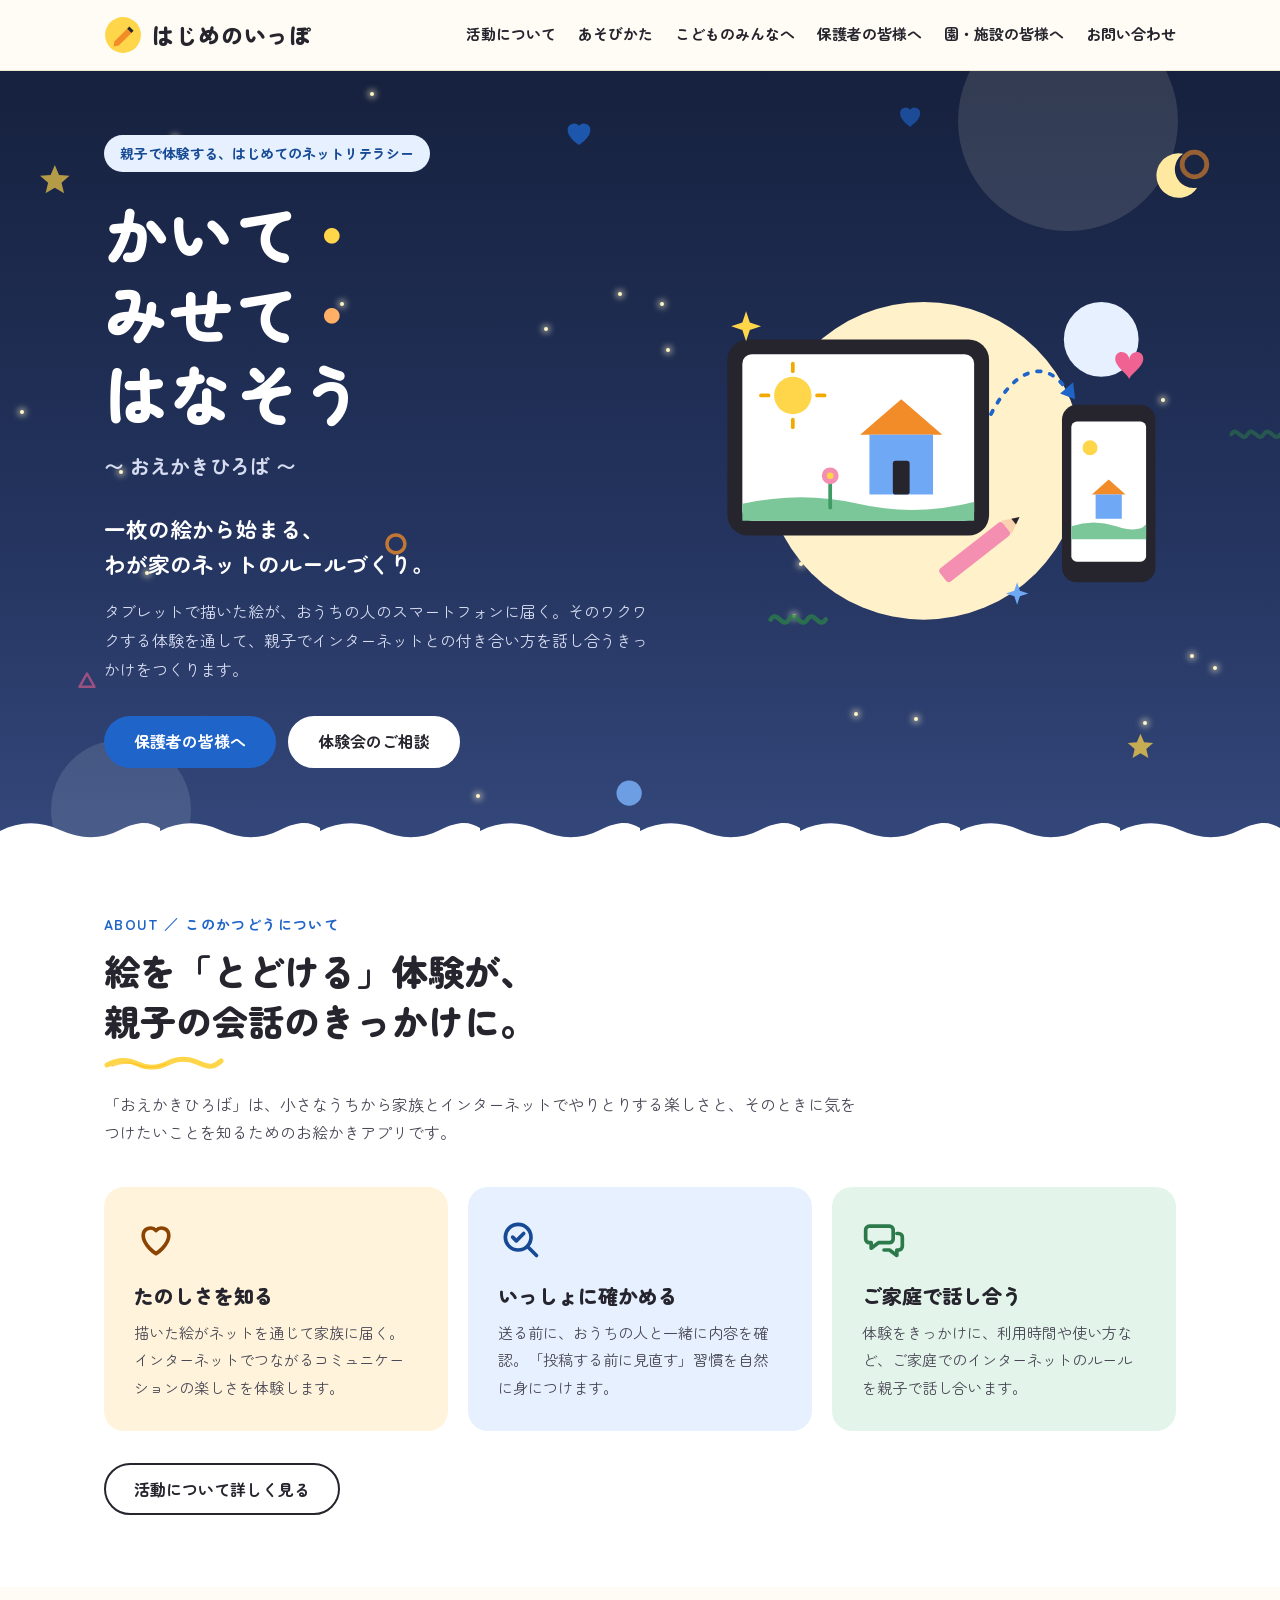
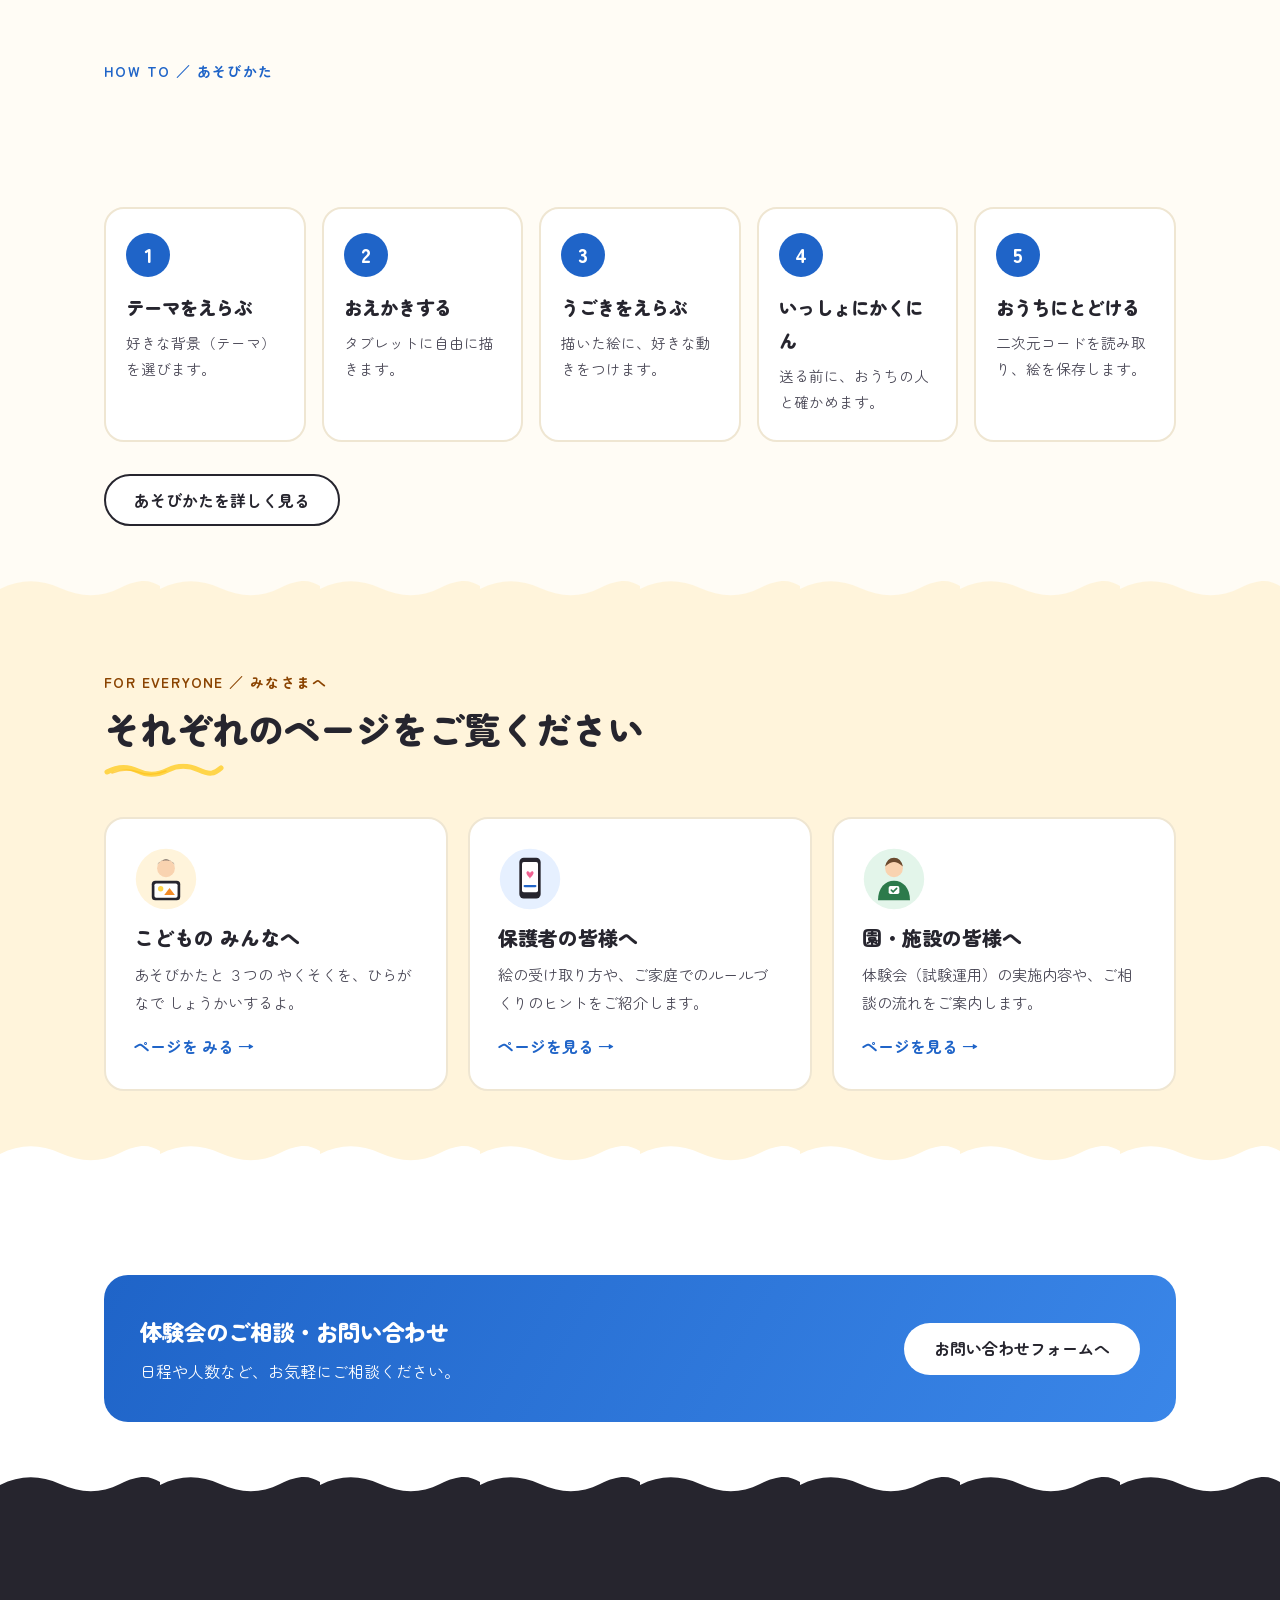
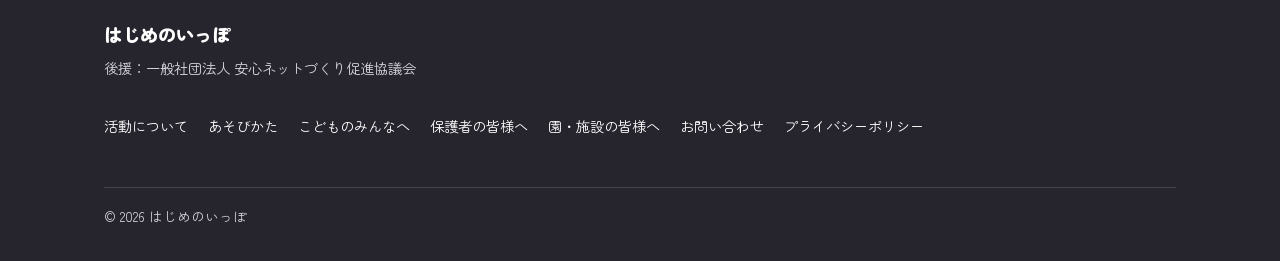
<file: index.html>
<!DOCTYPE html>
<html lang="ja">
<head>
<meta charset="UTF-8">
<meta name="viewport" content="width=device-width, initial-scale=1">
<meta http-equiv="Content-Security-Policy" content="default-src 'self'; script-src 'self' 'sha256-qDrUIvVjrQTLuBjTXyIrjT9yVUOyb+bt0nBZiQnEf08='; style-src 'self' 'unsafe-inline'; font-src 'self'; img-src 'self' data:; connect-src 'none'; object-src 'none'; base-uri 'self' https://tomoya-univ.github.io; form-action 'none'; upgrade-insecure-requests">
<meta name="referrer" content="strict-origin-when-cross-origin">
<title>はじめのいっぽ｜かいて・みせて・はなそう</title>
<meta name="description" content="タブレットで描いた絵が、おうちの人のスマートフォンに届く。お絵かき体験を通して、親子でインターネットとの付き合い方を話し合うきっかけをつくる活動です。">
<meta property="og:title" content="はじめのいっぽ｜かいて・みせて・はなそう">
<meta property="og:description" content="一枚の絵から始まる、わが家のネットのルールづくり。">
<meta property="og:type" content="website">
<meta property="og:image" content="https://tomoya-univ.github.io/the-first-step-japan/images/ogp.png">
<meta property="og:image:width" content="1200">
<meta property="og:image:height" content="630">
<meta property="og:image:alt" content="はじめのいっぽ　かいて・みせて・はなそう">
<link rel="icon" href="images/logo.svg" type="image/svg+xml">
<link rel="canonical" href="https://tomoya-univ.github.io/the-first-step-japan/">
<meta property="og:url" content="https://tomoya-univ.github.io/the-first-step-japan/">
<meta property="og:site_name" content="はじめのいっぽ">
<meta property="og:locale" content="ja_JP">
<meta name="twitter:card" content="summary_large_image">
<link rel="icon" href="images/favicon-32.png" type="image/png" sizes="32x32">
<link rel="apple-touch-icon" href="images/apple-touch-icon.png">
<meta name="theme-color" content="#FFD54A">
<link rel="preload" href="fonts/zen-maru-gothic-400-a.woff2" as="font" type="font/woff2" crossorigin>
<link rel="preload" href="fonts/zen-maru-gothic-900-a.woff2" as="font" type="font/woff2" crossorigin>
<link rel="stylesheet" href="css/fonts.css?v=dc1370c1">
<script>document.documentElement.classList.add("js");try{if(!sessionStorage.getItem("hjLoaded")){document.documentElement.classList.add("show-loader")}if(sessionStorage.getItem("hjTransit")){sessionStorage.removeItem("hjTransit");document.documentElement.classList.add("arrive")}}catch(e){}</script>
<link rel="stylesheet" href="css/style.css?v=156c1579">
<script src="js/main.js?v=68dcd9bd" defer></script>
<script type="application/ld+json">
{
 "@context": "https://schema.org",
 "@type": "WebSite",
 "name": "はじめのいっぽ",
 "alternateName": "おえかきひろば",
 "url": "https://tomoya-univ.github.io/the-first-step-japan/",
 "inLanguage": "ja"
}
</script>
</head>
<body>
<div class="loader" aria-hidden="true">
  <div class="loader-inner">
    <svg class="loader-steps" viewBox="0 0 160 64" width="280" height="112"><g transform="translate(18 42)"><g class="print p1" fill="#1F64C8"><ellipse cx="0" cy="0" rx="11" ry="6.5"/><circle cx="13" cy="-4" r="2.4"/><circle cx="15.5" cy="-0.5" r="2.1"/><circle cx="15" cy="3" r="1.8"/><circle cx="12.5" cy="5.8" r="1.5"/></g></g><g transform="translate(56 22)"><g class="print p2" fill="#F28C28"><ellipse cx="0" cy="0" rx="11" ry="6.5"/><circle cx="13" cy="4" r="2.4"/><circle cx="15.5" cy="0.5" r="2.1"/><circle cx="15" cy="-3" r="1.8"/><circle cx="12.5" cy="-5.8" r="1.5"/></g></g><g transform="translate(94 42)"><g class="print p3" fill="#1F64C8"><ellipse cx="0" cy="0" rx="11" ry="6.5"/><circle cx="13" cy="-4" r="2.4"/><circle cx="15.5" cy="-0.5" r="2.1"/><circle cx="15" cy="3" r="1.8"/><circle cx="12.5" cy="5.8" r="1.5"/></g></g><g transform="translate(132 22)"><g class="print p4" fill="#F28C28"><ellipse cx="0" cy="0" rx="11" ry="6.5"/><circle cx="13" cy="4" r="2.4"/><circle cx="15.5" cy="0.5" r="2.1"/><circle cx="15" cy="-3" r="1.8"/><circle cx="12.5" cy="-5.8" r="1.5"/></g></g></svg>
    <p class="loader-title">はじめのいっぽ</p>
    <p class="loader-sub">かいて・みせて・はなそう</p>
  </div>
</div>
<a class="skip-link" href="#main">本文へスキップ</a>

<header class="site-header">
  <div class="container">
    <a class="logo" href="index.html"><img src="images/logo.svg" alt="" width="38" height="38"><span>はじめのいっぽ</span></a>
    <button class="nav-toggle" type="button" aria-expanded="false" aria-controls="global-nav">メニュー</button>
    <nav class="nav" id="global-nav" aria-label="メインメニュー">
      <ul>
        <li><a href="about.html">活動について</a></li>
        <li><a href="howto.html">あそびかた</a></li>
        <li><a href="kids.html">こどものみんなへ</a></li>
        <li><a href="parents.html">保護者の皆様へ</a></li>
        <li><a href="kindergarten.html">園・施設の皆様へ</a></li>
        <li><a href="contact.html">お問い合わせ</a></li>
      </ul>
    </nav>
  </div>
</header>

<main id="main">

  <section class="hero">
    <div class="container">
      <div class="hero-text">
        <p class="pill">親子で体験する、はじめてのネットリテラシー</p>
        <h1>かいて・<br>みせて・<br>はなそう</h1>
        <p class="sub-title">〜 おえかきひろば 〜</p>
        <p class="catch">一枚の絵から始まる、<br>わが家のネットのルールづくり。</p>
        <p class="desc">タブレットで描いた絵が、おうちの人のスマートフォンに届く。そのワクワクする体験を通して、親子でインターネットとの付き合い方を話し合うきっかけをつくります。</p>
        <div class="btn-row">
          <a class="btn btn-primary" href="parents.html">保護者の皆様へ</a>
          <a class="btn btn-outline" href="kindergarten.html">体験会のご相談</a>
        </div>
      </div>
      <div class="hero-art">
        <img src="images/hero.svg" alt="タブレットで描いた家と太陽の絵が、矢印でスマートフォンに届くイラスト" width="520" height="380">
      </div>
    </div>
  </section>

  <section class="section section--white">
    <div class="container">
      <p class="eyebrow">ABOUT ／ このかつどうについて</p>
      <h2 class="h2">絵を「とどける」体験が、<br>親子の会話のきっかけに。</h2>
      <p class="lead">「おえかきひろば」は、小さなうちから家族とインターネットでやりとりする楽しさと、そのときに気をつけたいことを知るためのお絵かきアプリです。</p>
      <div class="cards">
        <div class="card card--yellow">
          <svg width="44" height="44" viewBox="0 0 24 24" fill="none" stroke="#8A4300" stroke-width="2" stroke-linecap="round" stroke-linejoin="round" aria-hidden="true"><path d="M12 20s-7-4.4-7-10a4 4 0 0 1 7-2.6A4 4 0 0 1 19 10c0 5.6-7 10-7 10z"/></svg>
          <h3 class="h3">たのしさを知る</h3>
          <p>描いた絵がネットを通じて家族に届く。インターネットでつながるコミュニケーションの楽しさを体験します。</p>
        </div>
        <div class="card card--blue">
          <svg width="44" height="44" viewBox="0 0 24 24" fill="none" stroke="#174A94" stroke-width="2" stroke-linecap="round" stroke-linejoin="round" aria-hidden="true"><circle cx="11" cy="11" r="7"/><path d="M8 11l2 2 4-4"/><path d="M16.5 16.5L21 21"/></svg>
          <h3 class="h3">いっしょに確かめる</h3>
          <p>送る前に、おうちの人と一緒に内容を確認。「投稿する前に見直す」習慣を自然に身につけます。</p>
        </div>
        <div class="card card--green">
          <svg width="44" height="44" viewBox="0 0 24 24" fill="none" stroke="#2C7A4B" stroke-width="2" stroke-linecap="round" stroke-linejoin="round" aria-hidden="true"><path d="M4 5h11a2 2 0 0 1 2 2v5a2 2 0 0 1-2 2H9l-4 3v-3H4a2 2 0 0 1-2-2V7a2 2 0 0 1 2-2z"/><path d="M19 9h1a2 2 0 0 1 2 2v5a2 2 0 0 1-2 2h-1v3l-4-3h-3"/></svg>
          <h3 class="h3">ご家庭で話し合う</h3>
          <p>体験をきっかけに、利用時間や使い方など、ご家庭でのインターネットのルールを親子で話し合います。</p>
        </div>
      </div>
      <div class="btn-row"><a class="btn btn-outline" href="about.html">活動について詳しく見る</a></div>
    </div>
  </section>

  <section class="section">
    <div class="container">
      <p class="eyebrow">HOW TO ／ あそびかた</p>
      <h2 class="h2">かいて、みせて、おうちにとどけよう</h2>
      <ol class="steps">
        <li class="step"><span class="step-num">1</span><h3>テーマをえらぶ</h3><p>好きな背景（テーマ）を選びます。</p></li>
        <li class="step"><span class="step-num">2</span><h3>おえかきする</h3><p>タブレットに自由に描きます。</p></li>
        <li class="step"><span class="step-num">3</span><h3>うごきをえらぶ</h3><p>描いた絵に、好きな動きをつけます。</p></li>
        <li class="step"><span class="step-num">4</span><h3>いっしょにかくにん</h3><p>送る前に、おうちの人と確かめます。</p></li>
        <li class="step"><span class="step-num">5</span><h3>おうちにとどける</h3><p>二次元コードを読み取り、絵を保存します。</p></li>
      </ol>
      <div class="btn-row"><a class="btn btn-outline" href="howto.html">あそびかたを詳しく見る</a></div>
    </div>
  </section>

  <section class="section section--yellow">
    <div class="container">
      <p class="eyebrow">FOR EVERYONE ／ みなさまへ</p>
      <h2 class="h2">それぞれのページをご覧ください</h2>
      <div class="cards">
        <a class="card card-link" href="kids.html">
          <img src="images/icon-child.svg" alt="" width="64" height="64">
          <h3 class="h3">こどもの みんなへ</h3>
          <p>あそびかたと ３つの やくそくを、ひらがなで しょうかいするよ。</p>
          <span class="more">ページを みる →</span>
        </a>
        <a class="card card-link" href="parents.html">
          <img src="images/icon-parent.svg" alt="" width="64" height="64">
          <h3 class="h3">保護者の皆様へ</h3>
          <p>絵の受け取り方や、ご家庭でのルールづくりのヒントをご紹介します。</p>
          <span class="more">ページを見る →</span>
        </a>
        <a class="card card-link" href="kindergarten.html">
          <img src="images/icon-staff.svg" alt="" width="64" height="64">
          <h3 class="h3">園・施設の皆様へ</h3>
          <p>体験会（試験運用）の実施内容や、ご相談の流れをご案内します。</p>
          <span class="more">ページを見る →</span>
        </a>
      </div>
    </div>
  </section>

  <section class="section section--white">
    <div class="container">
      <div class="cta-band">
        <div>
          <h2>体験会のご相談・お問い合わせ</h2>
          <p>日程や人数など、お気軽にご相談ください。</p>
        </div>
        <a class="btn btn-white" href="contact.html">お問い合わせフォームへ</a>
      </div>
    </div>
  </section>

</main>

<footer class="site-footer">
  <div class="container">
    <div>
      <p class="brand">はじめのいっぽ</p>
      <p class="org">後援：一般社団法人 安心ネットづくり促進協議会</p>
    </div>
    <nav class="footer-nav" aria-label="フッターメニュー">
      <ul>
        <li><a href="about.html">活動について</a></li>
        <li><a href="howto.html">あそびかた</a></li>
        <li><a href="kids.html">こどものみんなへ</a></li>
        <li><a href="parents.html">保護者の皆様へ</a></li>
        <li><a href="kindergarten.html">園・施設の皆様へ</a></li>
        <li><a href="contact.html">お問い合わせ</a></li>
        <li><a href="privacy.html">プライバシーポリシー</a></li>
      </ul>
    </nav>
    <p class="copyright">© 2026 はじめのいっぽ</p>
  </div>
</footer>
</body>
</html>
</file>
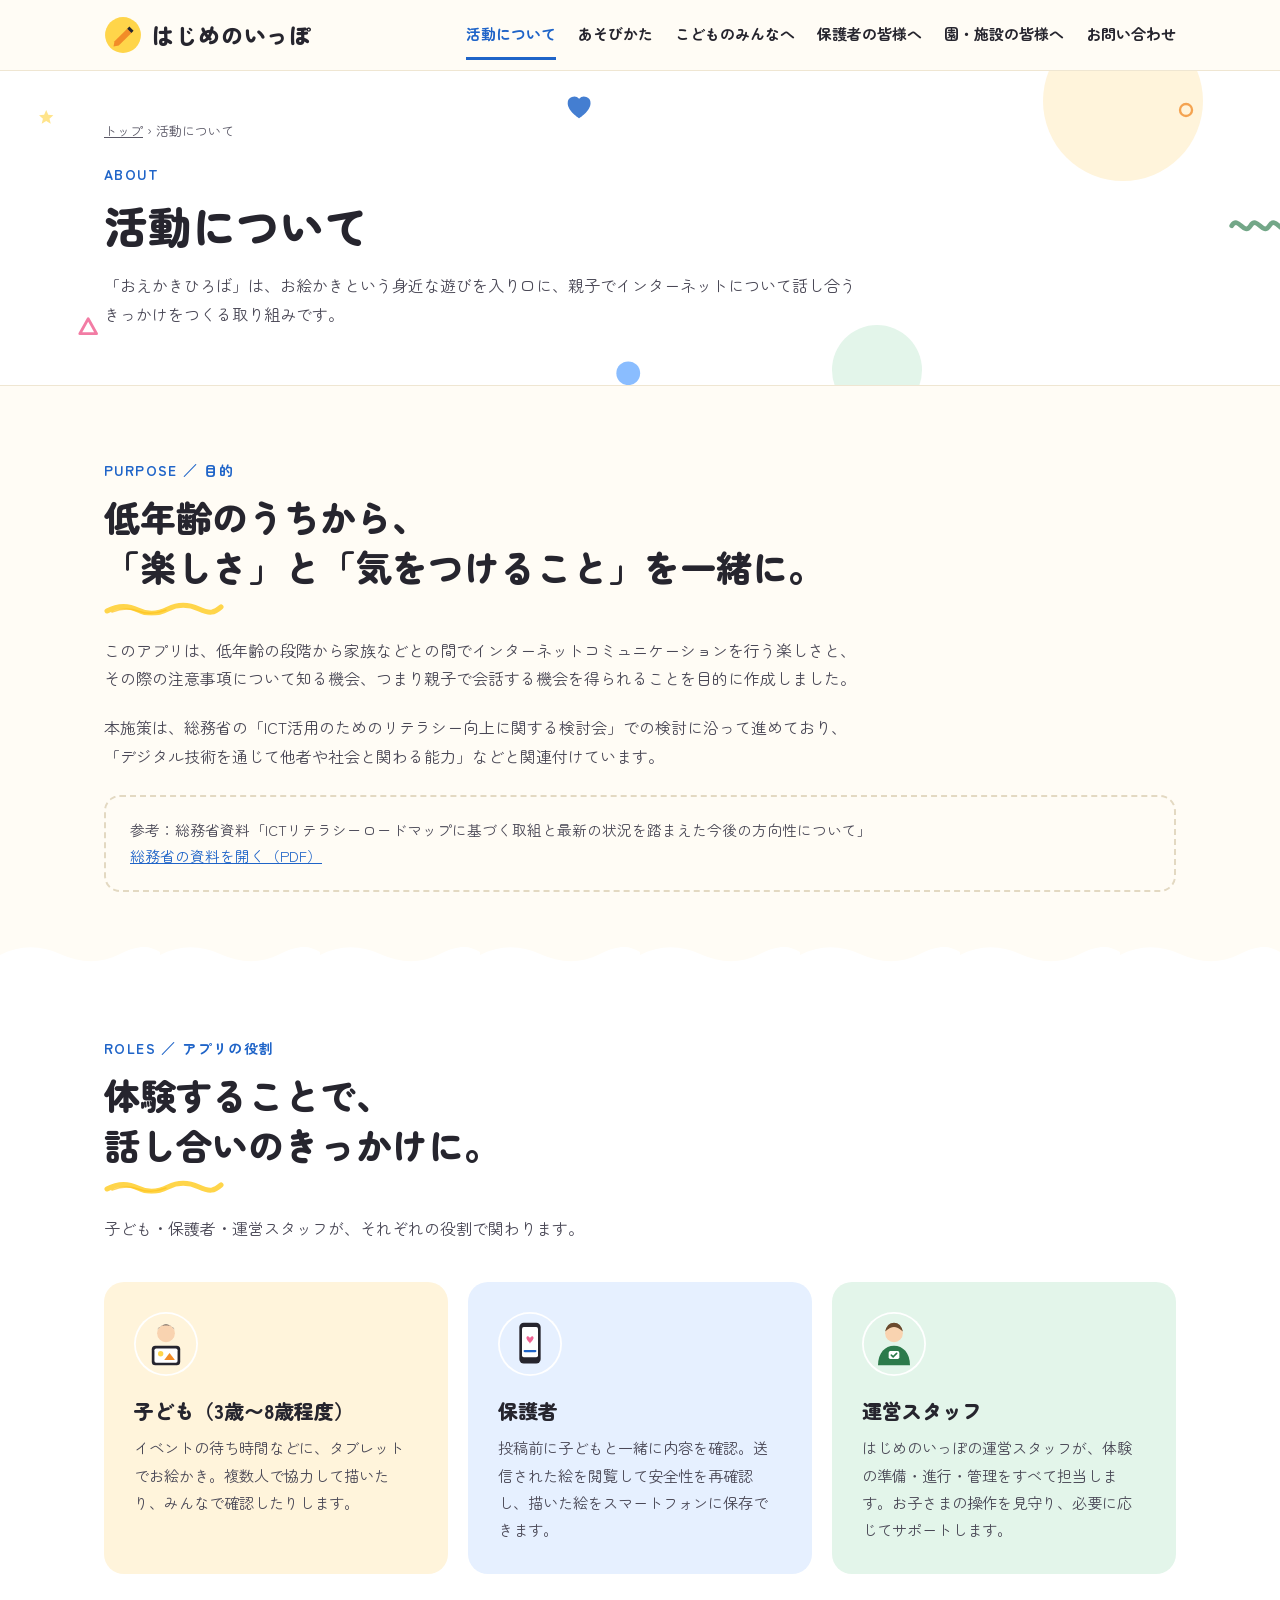
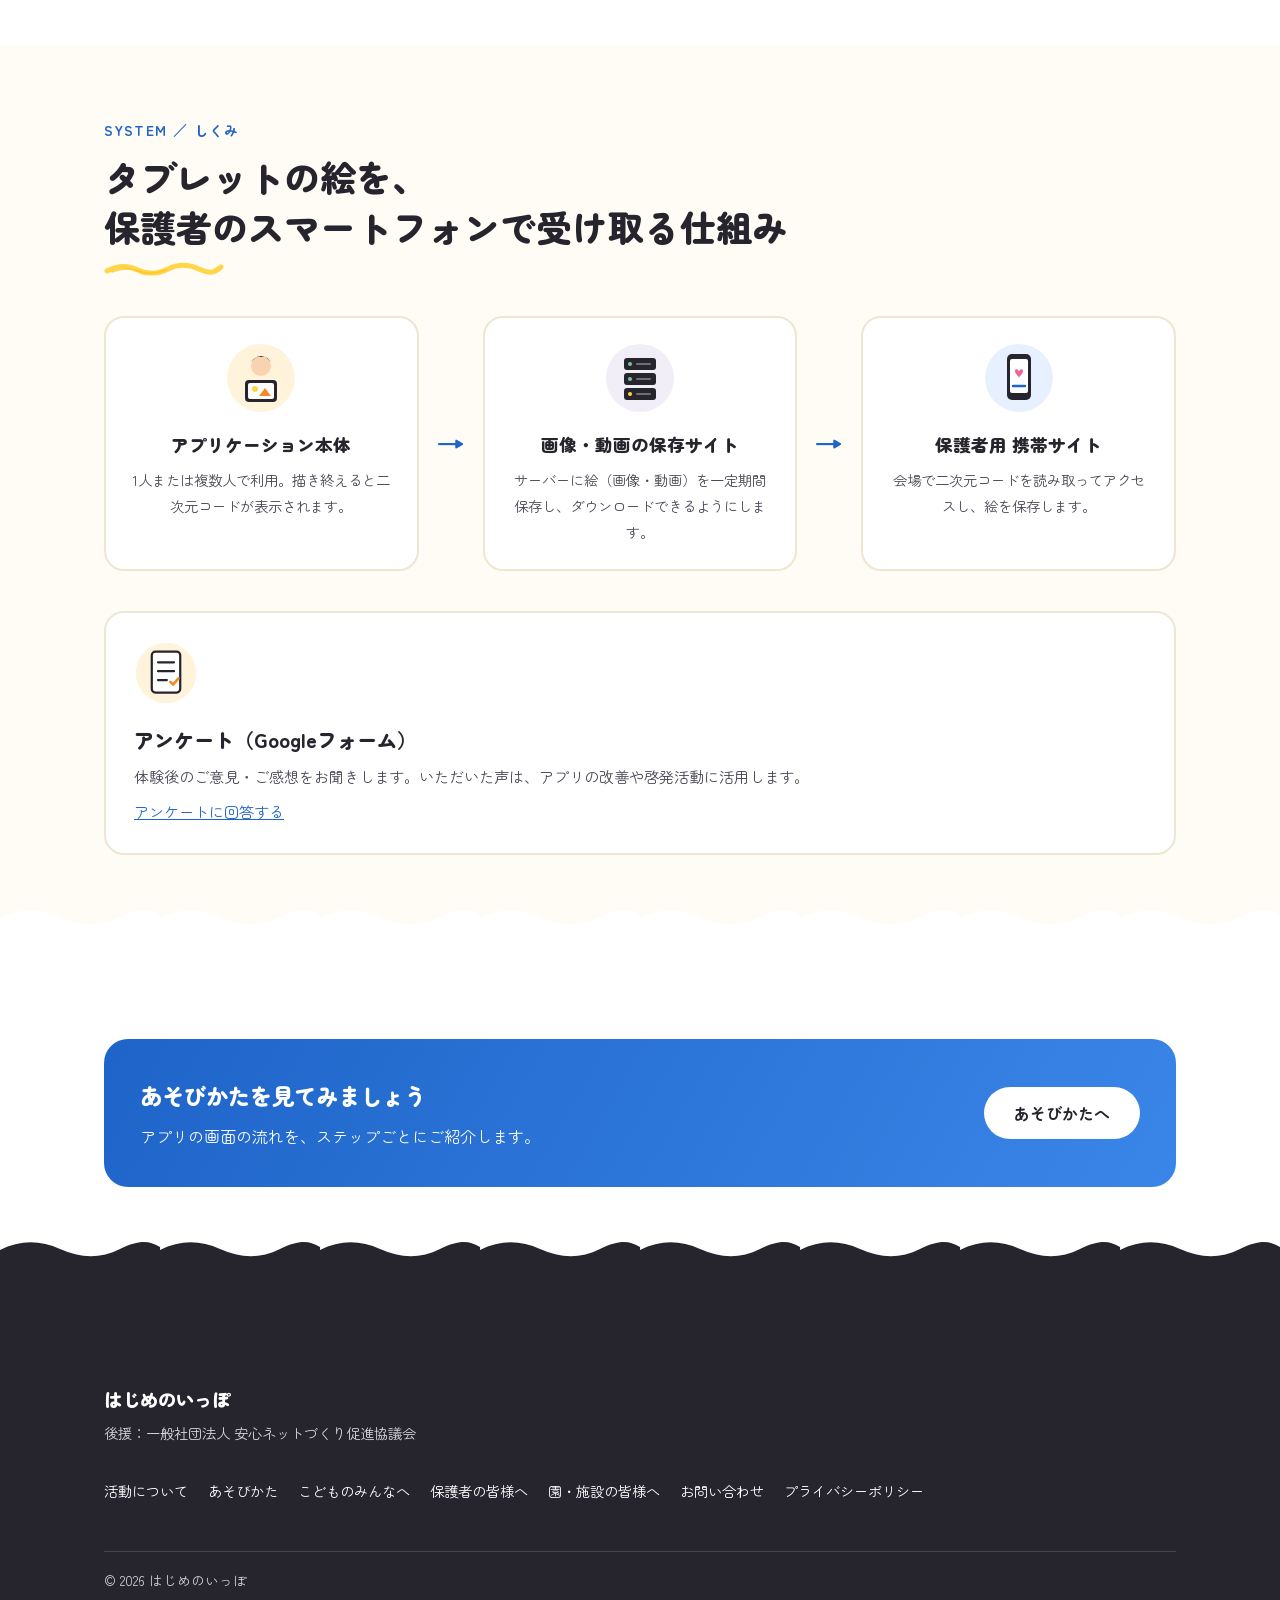
<file: about.html>
<!DOCTYPE html>
<html lang="ja">
<head>
<meta charset="UTF-8">
<meta name="viewport" content="width=device-width, initial-scale=1">
<meta http-equiv="Content-Security-Policy" content="default-src 'self'; script-src 'self' 'sha256-qDrUIvVjrQTLuBjTXyIrjT9yVUOyb+bt0nBZiQnEf08='; style-src 'self' 'unsafe-inline'; font-src 'self'; img-src 'self' data:; connect-src 'none'; object-src 'none'; base-uri 'self' https://tomoya-univ.github.io; form-action 'none'; upgrade-insecure-requests">
<meta name="referrer" content="strict-origin-when-cross-origin">
<title>活動について｜はじめのいっぽ</title>
<meta name="description" content="お絵かきアプリ「おえかきひろば」を使って、親子でインターネットとの付き合い方を考える活動「はじめのいっぽ」。活動の目的、アプリの役割、絵が届く仕組みをご紹介します。">
<meta property="og:title" content="活動について｜はじめのいっぽ">
<meta property="og:description" content="お絵かきアプリ「おえかきひろば」を使って、親子でインターネットとの付き合い方を考える活動「はじめのいっぽ」。活動の目的、アプリの役割、絵が届く仕組みをご紹介します。">
<meta property="og:type" content="article">
<meta property="og:image" content="https://tomoya-univ.github.io/the-first-step-japan/images/ogp.png">
<meta property="og:image:width" content="1200">
<meta property="og:image:height" content="630">
<meta property="og:image:alt" content="はじめのいっぽ　かいて・みせて・はなそう">
<link rel="icon" href="images/logo.svg" type="image/svg+xml">
<link rel="canonical" href="https://tomoya-univ.github.io/the-first-step-japan/about.html">
<meta property="og:url" content="https://tomoya-univ.github.io/the-first-step-japan/about.html">
<meta property="og:site_name" content="はじめのいっぽ">
<meta property="og:locale" content="ja_JP">
<meta name="twitter:card" content="summary_large_image">
<link rel="icon" href="images/favicon-32.png" type="image/png" sizes="32x32">
<link rel="apple-touch-icon" href="images/apple-touch-icon.png">
<meta name="theme-color" content="#FFD54A">
<link rel="preload" href="fonts/zen-maru-gothic-400-a.woff2" as="font" type="font/woff2" crossorigin>
<link rel="preload" href="fonts/zen-maru-gothic-900-a.woff2" as="font" type="font/woff2" crossorigin>
<link rel="stylesheet" href="css/fonts.css?v=dc1370c1">
<script>document.documentElement.classList.add("js");try{if(!sessionStorage.getItem("hjLoaded")){document.documentElement.classList.add("show-loader")}if(sessionStorage.getItem("hjTransit")){sessionStorage.removeItem("hjTransit");document.documentElement.classList.add("arrive")}}catch(e){}</script>
<link rel="stylesheet" href="css/style.css?v=156c1579">
<script src="js/main.js?v=68dcd9bd" defer></script>
<script type="application/ld+json">
{
 "@context": "https://schema.org",
 "@type": "BreadcrumbList",
 "itemListElement": [
  {
   "@type": "ListItem",
   "position": 1,
   "name": "トップ",
   "item": "https://tomoya-univ.github.io/the-first-step-japan/"
  },
  {
   "@type": "ListItem",
   "position": 2,
   "name": "活動について",
   "item": "https://tomoya-univ.github.io/the-first-step-japan/about.html"
  }
 ]
}
</script>
</head>
<body>
<div class="loader" aria-hidden="true">
  <div class="loader-inner">
    <svg class="loader-steps" viewBox="0 0 160 64" width="280" height="112"><g transform="translate(18 42)"><g class="print p1" fill="#1F64C8"><ellipse cx="0" cy="0" rx="11" ry="6.5"/><circle cx="13" cy="-4" r="2.4"/><circle cx="15.5" cy="-0.5" r="2.1"/><circle cx="15" cy="3" r="1.8"/><circle cx="12.5" cy="5.8" r="1.5"/></g></g><g transform="translate(56 22)"><g class="print p2" fill="#F28C28"><ellipse cx="0" cy="0" rx="11" ry="6.5"/><circle cx="13" cy="4" r="2.4"/><circle cx="15.5" cy="0.5" r="2.1"/><circle cx="15" cy="-3" r="1.8"/><circle cx="12.5" cy="-5.8" r="1.5"/></g></g><g transform="translate(94 42)"><g class="print p3" fill="#1F64C8"><ellipse cx="0" cy="0" rx="11" ry="6.5"/><circle cx="13" cy="-4" r="2.4"/><circle cx="15.5" cy="-0.5" r="2.1"/><circle cx="15" cy="3" r="1.8"/><circle cx="12.5" cy="5.8" r="1.5"/></g></g><g transform="translate(132 22)"><g class="print p4" fill="#F28C28"><ellipse cx="0" cy="0" rx="11" ry="6.5"/><circle cx="13" cy="4" r="2.4"/><circle cx="15.5" cy="0.5" r="2.1"/><circle cx="15" cy="-3" r="1.8"/><circle cx="12.5" cy="-5.8" r="1.5"/></g></g></svg>
    <p class="loader-title">はじめのいっぽ</p>
    <p class="loader-sub">かいて・みせて・はなそう</p>
  </div>
</div>
<a class="skip-link" href="#main">本文へスキップ</a>

<header class="site-header">
  <div class="container">
    <a class="logo" href="index.html"><img src="images/logo.svg" alt="" width="38" height="38"><span>はじめのいっぽ</span></a>
    <button class="nav-toggle" type="button" aria-expanded="false" aria-controls="global-nav">メニュー</button>
    <nav class="nav" id="global-nav" aria-label="メインメニュー">
      <ul>
        <li><a href="about.html" aria-current="page">活動について</a></li>
        <li><a href="howto.html">あそびかた</a></li>
        <li><a href="kids.html">こどものみんなへ</a></li>
        <li><a href="parents.html">保護者の皆様へ</a></li>
        <li><a href="kindergarten.html">園・施設の皆様へ</a></li>
        <li><a href="contact.html">お問い合わせ</a></li>
      </ul>
    </nav>
  </div>
</header>

<main id="main">

  <section class="page-hero">
    <div class="container">
      <nav class="breadcrumb" aria-label="パンくずリスト"><ol><li><a href="index.html">トップ</a></li><li>活動について</li></ol></nav>
      <p class="eyebrow">ABOUT</p>
      <h1>活動について</h1>
      <p class="lead">「おえかきひろば」は、お絵かきという身近な遊びを入り口に、親子でインターネットについて話し合うきっかけをつくる取り組みです。</p>
    </div>
  </section>

  <section class="section">
    <div class="container">
      <p class="eyebrow">PURPOSE ／ 目的</p>
      <h2 class="h2">低年齢のうちから、<br>「楽しさ」と「気をつけること」を一緒に。</h2>
      <p class="lead">このアプリは、低年齢の段階から家族などとの間でインターネットコミュニケーションを行う楽しさと、その際の注意事項について知る機会、つまり親子で会話する機会を得られることを目的に作成しました。</p>
      <p class="lead">本施策は、総務省の「ICT活用のためのリテラシー向上に関する検討会」での検討に沿って進めており、「デジタル技術を通じて他者や社会と関わる能力」などと関連付けています。</p>
      <p class="note">参考：総務省資料「ICTリテラシーロードマップに基づく取組と最新の状況を踏まえた今後の方向性について」<br><a href="https://www.soumu.go.jp/main_content/000978690.pdf" target="_blank" rel="noopener">総務省の資料を開く（PDF）</a></p>
    </div>
  </section>

  <section class="section section--white">
    <div class="container">
      <p class="eyebrow">ROLES ／ アプリの役割</p>
      <h2 class="h2">体験することで、<br>話し合いのきっかけに。</h2>
      <p class="lead">子ども・保護者・運営スタッフが、それぞれの役割で関わります。</p>
      <div class="cards roles">
        <div class="card card--yellow">
          <img src="images/icon-child.svg" alt="" width="64" height="64">
          <h3 class="h3">子ども（3歳〜8歳程度）</h3>
          <p>イベントの待ち時間などに、タブレットでお絵かき。複数人で協力して描いたり、みんなで確認したりします。</p>
        </div>
        <div class="card card--blue">
          <img src="images/icon-parent.svg" alt="" width="64" height="64">
          <h3 class="h3">保護者</h3>
          <p>投稿前に子どもと一緒に内容を確認。送信された絵を閲覧して安全性を再確認し、描いた絵をスマートフォンに保存できます。</p>
        </div>
        <div class="card card--green">
          <img src="images/icon-staff.svg" alt="" width="64" height="64">
          <h3 class="h3">運営スタッフ</h3>
          <p>はじめのいっぽの運営スタッフが、体験の準備・進行・管理をすべて担当します。お子さまの操作を見守り、必要に応じてサポートします。</p>
        </div>
      </div>
    </div>
  </section>

  <section class="section">
    <div class="container">
      <p class="eyebrow">SYSTEM ／ しくみ</p>
      <h2 class="h2">タブレットの絵を、<br>保護者のスマートフォンで受け取る仕組み</h2>
      <div class="system">
        <div class="node">
          <img src="images/icon-child.svg" alt="" width="72" height="72">
          <h3>アプリケーション本体</h3>
          <p>1人または複数人で利用。描き終えると二次元コードが表示されます。</p>
        </div>
        <div class="arrow" aria-hidden="true">→</div>
        <div class="node">
          <img src="images/icon-server.svg" alt="" width="72" height="72">
          <h3>画像・動画の保存サイト</h3>
          <p>サーバーに絵（画像・動画）を一定期間保存し、ダウンロードできるようにします。</p>
        </div>
        <div class="arrow" aria-hidden="true">→</div>
        <div class="node">
          <img src="images/icon-parent.svg" alt="" width="72" height="72">
          <h3>保護者用 携帯サイト</h3>
          <p>会場で二次元コードを読み取ってアクセスし、絵を保存します。</p>
        </div>
      </div>
      <div class="cards">
        <div class="card">
          <img src="images/icon-form.svg" alt="" width="64" height="64">
          <h3 class="h3">アンケート（Googleフォーム）</h3>
          <p>体験後のご意見・ご感想をお聞きします。いただいた声は、アプリの改善や啓発活動に活用します。</p>
          <p><a href="https://docs.google.com/forms/d/e/1FAIpQLSeSsKOuJhGD9UGZ8E6jemL_Nk5T4xK1qRYUpNFR01FmteaucQ/viewform" target="_blank" rel="noopener">アンケートに回答する</a></p>
        </div>
      </div>
    </div>
  </section>

  <section class="section section--white">
    <div class="container">
      <div class="cta-band">
        <div>
          <h2>あそびかたを見てみましょう</h2>
          <p>アプリの画面の流れを、ステップごとにご紹介します。</p>
        </div>
        <a class="btn btn-white" href="howto.html">あそびかたへ</a>
      </div>
    </div>
  </section>

</main>

<footer class="site-footer">
  <div class="container">
    <div>
      <p class="brand">はじめのいっぽ</p>
      <p class="org">後援：一般社団法人 安心ネットづくり促進協議会</p>
    </div>
    <nav class="footer-nav" aria-label="フッターメニュー">
      <ul>
        <li><a href="about.html">活動について</a></li>
        <li><a href="howto.html">あそびかた</a></li>
        <li><a href="kids.html">こどものみんなへ</a></li>
        <li><a href="parents.html">保護者の皆様へ</a></li>
        <li><a href="kindergarten.html">園・施設の皆様へ</a></li>
        <li><a href="contact.html">お問い合わせ</a></li>
        <li><a href="privacy.html">プライバシーポリシー</a></li>
      </ul>
    </nav>
    <p class="copyright">© 2026 はじめのいっぽ</p>
  </div>
</footer>
</body>
</html>
</file>
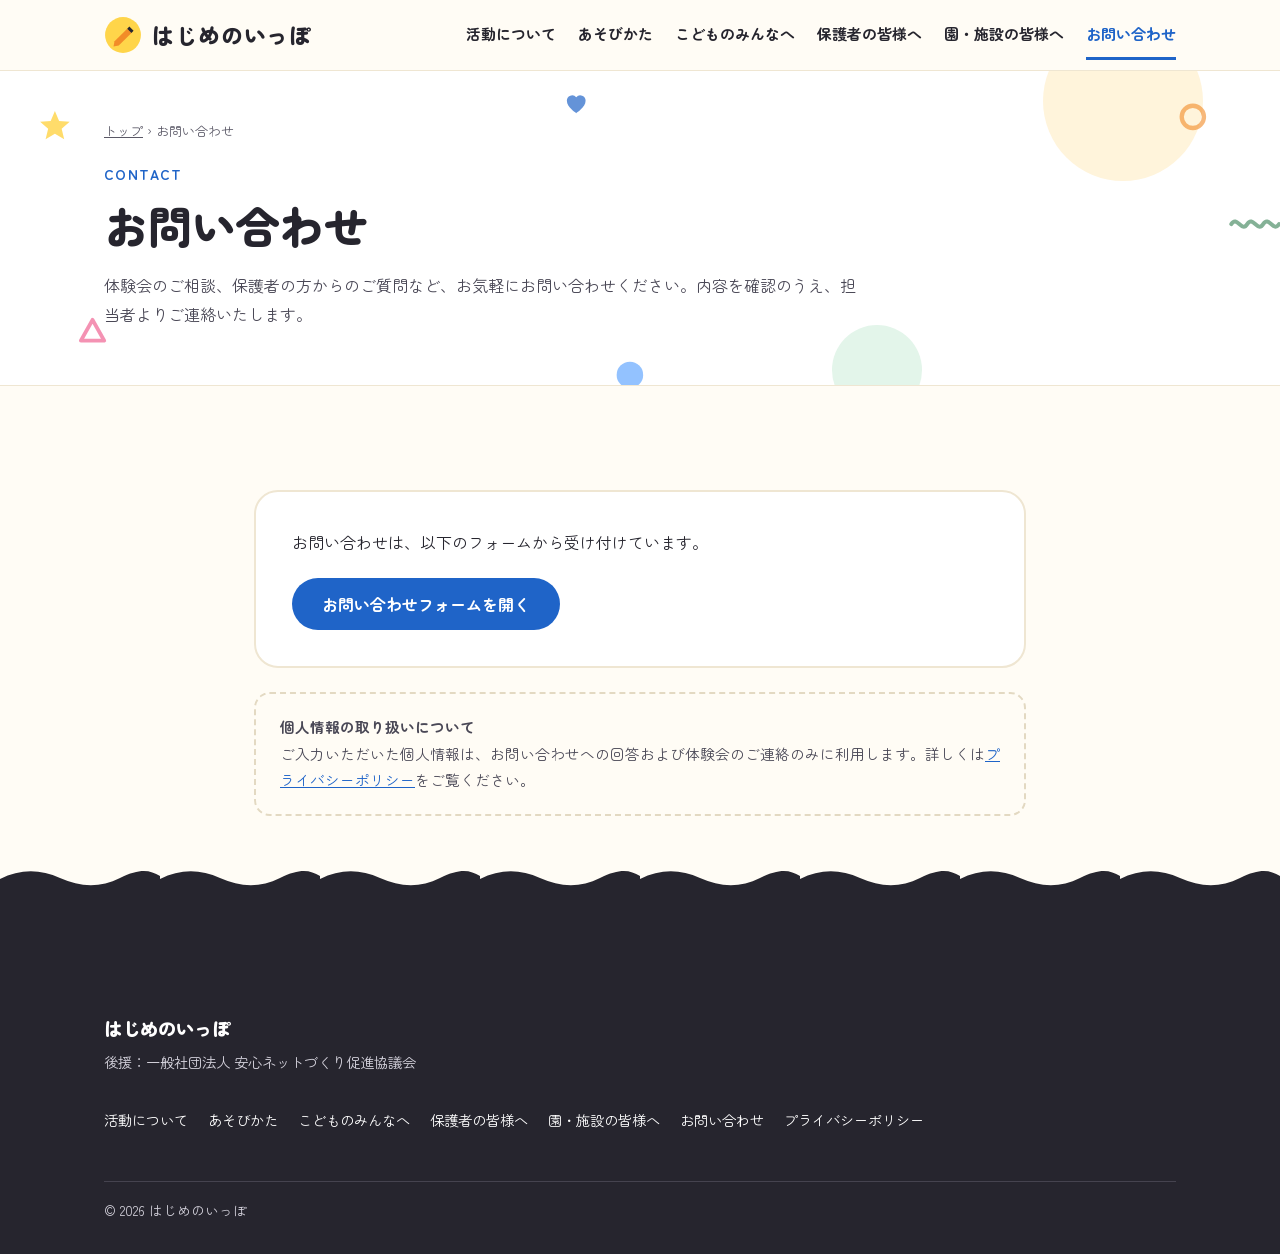
<file: contact.html>
<!DOCTYPE html>
<html lang="ja">
<head>
<meta charset="UTF-8">
<meta name="viewport" content="width=device-width, initial-scale=1">
<meta http-equiv="Content-Security-Policy" content="default-src 'self'; script-src 'self' 'sha256-qDrUIvVjrQTLuBjTXyIrjT9yVUOyb+bt0nBZiQnEf08='; style-src 'self' 'unsafe-inline'; font-src 'self'; img-src 'self' data:; connect-src 'none'; object-src 'none'; base-uri 'self' https://tomoya-univ.github.io; form-action 'none'; upgrade-insecure-requests">
<meta name="referrer" content="strict-origin-when-cross-origin">
<title>お問い合わせ｜はじめのいっぽ</title>
<meta name="description" content="おえかきひろば体験会のご相談、保護者の方からのご質問、取材・連携のご依頼はこちらから。お問い合わせフォームでご連絡ください。体験のご感想（アンケート）も受け付けています。">
<meta property="og:title" content="お問い合わせ｜はじめのいっぽ">
<meta property="og:description" content="おえかきひろば体験会のご相談、保護者の方からのご質問、取材・連携のご依頼はこちらから。お問い合わせフォームでご連絡ください。体験のご感想（アンケート）も受け付けています。">
<meta property="og:type" content="article">
<meta property="og:image" content="https://tomoya-univ.github.io/the-first-step-japan/images/ogp.png">
<meta property="og:image:width" content="1200">
<meta property="og:image:height" content="630">
<meta property="og:image:alt" content="はじめのいっぽ　かいて・みせて・はなそう">
<link rel="icon" href="images/logo.svg" type="image/svg+xml">
<link rel="canonical" href="https://tomoya-univ.github.io/the-first-step-japan/contact.html">
<meta property="og:url" content="https://tomoya-univ.github.io/the-first-step-japan/contact.html">
<meta property="og:site_name" content="はじめのいっぽ">
<meta property="og:locale" content="ja_JP">
<meta name="twitter:card" content="summary_large_image">
<link rel="icon" href="images/favicon-32.png" type="image/png" sizes="32x32">
<link rel="apple-touch-icon" href="images/apple-touch-icon.png">
<meta name="theme-color" content="#FFD54A">
<link rel="preload" href="fonts/zen-maru-gothic-400-a.woff2" as="font" type="font/woff2" crossorigin>
<link rel="preload" href="fonts/zen-maru-gothic-900-a.woff2" as="font" type="font/woff2" crossorigin>
<link rel="stylesheet" href="css/fonts.css?v=dc1370c1">
<script>document.documentElement.classList.add("js");try{if(!sessionStorage.getItem("hjLoaded")){document.documentElement.classList.add("show-loader")}if(sessionStorage.getItem("hjTransit")){sessionStorage.removeItem("hjTransit");document.documentElement.classList.add("arrive")}}catch(e){}</script>
<link rel="stylesheet" href="css/style.css?v=156c1579">
<script src="js/main.js?v=68dcd9bd" defer></script>
<script type="application/ld+json">
{
 "@context": "https://schema.org",
 "@type": "BreadcrumbList",
 "itemListElement": [
  {
   "@type": "ListItem",
   "position": 1,
   "name": "トップ",
   "item": "https://tomoya-univ.github.io/the-first-step-japan/"
  },
  {
   "@type": "ListItem",
   "position": 2,
   "name": "お問い合わせ",
   "item": "https://tomoya-univ.github.io/the-first-step-japan/contact.html"
  }
 ]
}
</script>
</head>
<body>
<div class="loader" aria-hidden="true">
  <div class="loader-inner">
    <svg class="loader-steps" viewBox="0 0 160 64" width="280" height="112"><g transform="translate(18 42)"><g class="print p1" fill="#1F64C8"><ellipse cx="0" cy="0" rx="11" ry="6.5"/><circle cx="13" cy="-4" r="2.4"/><circle cx="15.5" cy="-0.5" r="2.1"/><circle cx="15" cy="3" r="1.8"/><circle cx="12.5" cy="5.8" r="1.5"/></g></g><g transform="translate(56 22)"><g class="print p2" fill="#F28C28"><ellipse cx="0" cy="0" rx="11" ry="6.5"/><circle cx="13" cy="4" r="2.4"/><circle cx="15.5" cy="0.5" r="2.1"/><circle cx="15" cy="-3" r="1.8"/><circle cx="12.5" cy="-5.8" r="1.5"/></g></g><g transform="translate(94 42)"><g class="print p3" fill="#1F64C8"><ellipse cx="0" cy="0" rx="11" ry="6.5"/><circle cx="13" cy="-4" r="2.4"/><circle cx="15.5" cy="-0.5" r="2.1"/><circle cx="15" cy="3" r="1.8"/><circle cx="12.5" cy="5.8" r="1.5"/></g></g><g transform="translate(132 22)"><g class="print p4" fill="#F28C28"><ellipse cx="0" cy="0" rx="11" ry="6.5"/><circle cx="13" cy="4" r="2.4"/><circle cx="15.5" cy="0.5" r="2.1"/><circle cx="15" cy="-3" r="1.8"/><circle cx="12.5" cy="-5.8" r="1.5"/></g></g></svg>
    <p class="loader-title">はじめのいっぽ</p>
    <p class="loader-sub">かいて・みせて・はなそう</p>
  </div>
</div>
<a class="skip-link" href="#main">本文へスキップ</a>

<header class="site-header">
  <div class="container">
    <a class="logo" href="index.html"><img src="images/logo.svg" alt="" width="38" height="38"><span>はじめのいっぽ</span></a>
    <button class="nav-toggle" type="button" aria-expanded="false" aria-controls="global-nav">メニュー</button>
    <nav class="nav" id="global-nav" aria-label="メインメニュー">
      <ul>
        <li><a href="about.html">活動について</a></li>
        <li><a href="howto.html">あそびかた</a></li>
        <li><a href="kids.html">こどものみんなへ</a></li>
        <li><a href="parents.html">保護者の皆様へ</a></li>
        <li><a href="kindergarten.html">園・施設の皆様へ</a></li>
        <li><a href="contact.html" aria-current="page">お問い合わせ</a></li>
      </ul>
    </nav>
  </div>
</header>

<main id="main">

  <section class="page-hero">
    <div class="container">
      <nav class="breadcrumb" aria-label="パンくずリスト"><ol><li><a href="index.html">トップ</a></li><li>お問い合わせ</li></ol></nav>
      <p class="eyebrow">CONTACT</p>
      <h1>お問い合わせ</h1>
      <p class="lead">体験会のご相談、保護者の方からのご質問など、お気軽にお問い合わせください。内容を確認のうえ、担当者よりご連絡いたします。</p>
    </div>
  </section>

  <section class="section">
    <div class="container" style="max-width:820px">
      <div class="form" style="align-items:flex-start">
        <p style="margin:0">お問い合わせは、以下のフォームから受け付けています。</p>
        <a class="btn btn-primary" href="https://docs.google.com/forms/d/e/1FAIpQLSeSsKOuJhGD9UGZ8E6jemL_Nk5T4xK1qRYUpNFR01FmteaucQ/viewform" target="_blank" rel="noopener">お問い合わせフォームを開く</a>
      </div>

      <div class="note" id="privacy">
        <strong>個人情報の取り扱いについて</strong><br>
        ご入力いただいた個人情報は、お問い合わせへの回答および体験会のご連絡のみに利用します。詳しくは<a href="privacy.html">プライバシーポリシー</a>をご覧ください。
      </div>
    </div>
  </section>

</main>

<footer class="site-footer">
  <div class="container">
    <div>
      <p class="brand">はじめのいっぽ</p>
      <p class="org">後援：一般社団法人 安心ネットづくり促進協議会</p>
    </div>
    <nav class="footer-nav" aria-label="フッターメニュー">
      <ul>
        <li><a href="about.html">活動について</a></li>
        <li><a href="howto.html">あそびかた</a></li>
        <li><a href="kids.html">こどものみんなへ</a></li>
        <li><a href="parents.html">保護者の皆様へ</a></li>
        <li><a href="kindergarten.html">園・施設の皆様へ</a></li>
        <li><a href="contact.html">お問い合わせ</a></li>
        <li><a href="privacy.html">プライバシーポリシー</a></li>
      </ul>
    </nav>
    <p class="copyright">© 2026 はじめのいっぽ</p>
  </div>
</footer>
</body>
</html>
</file>
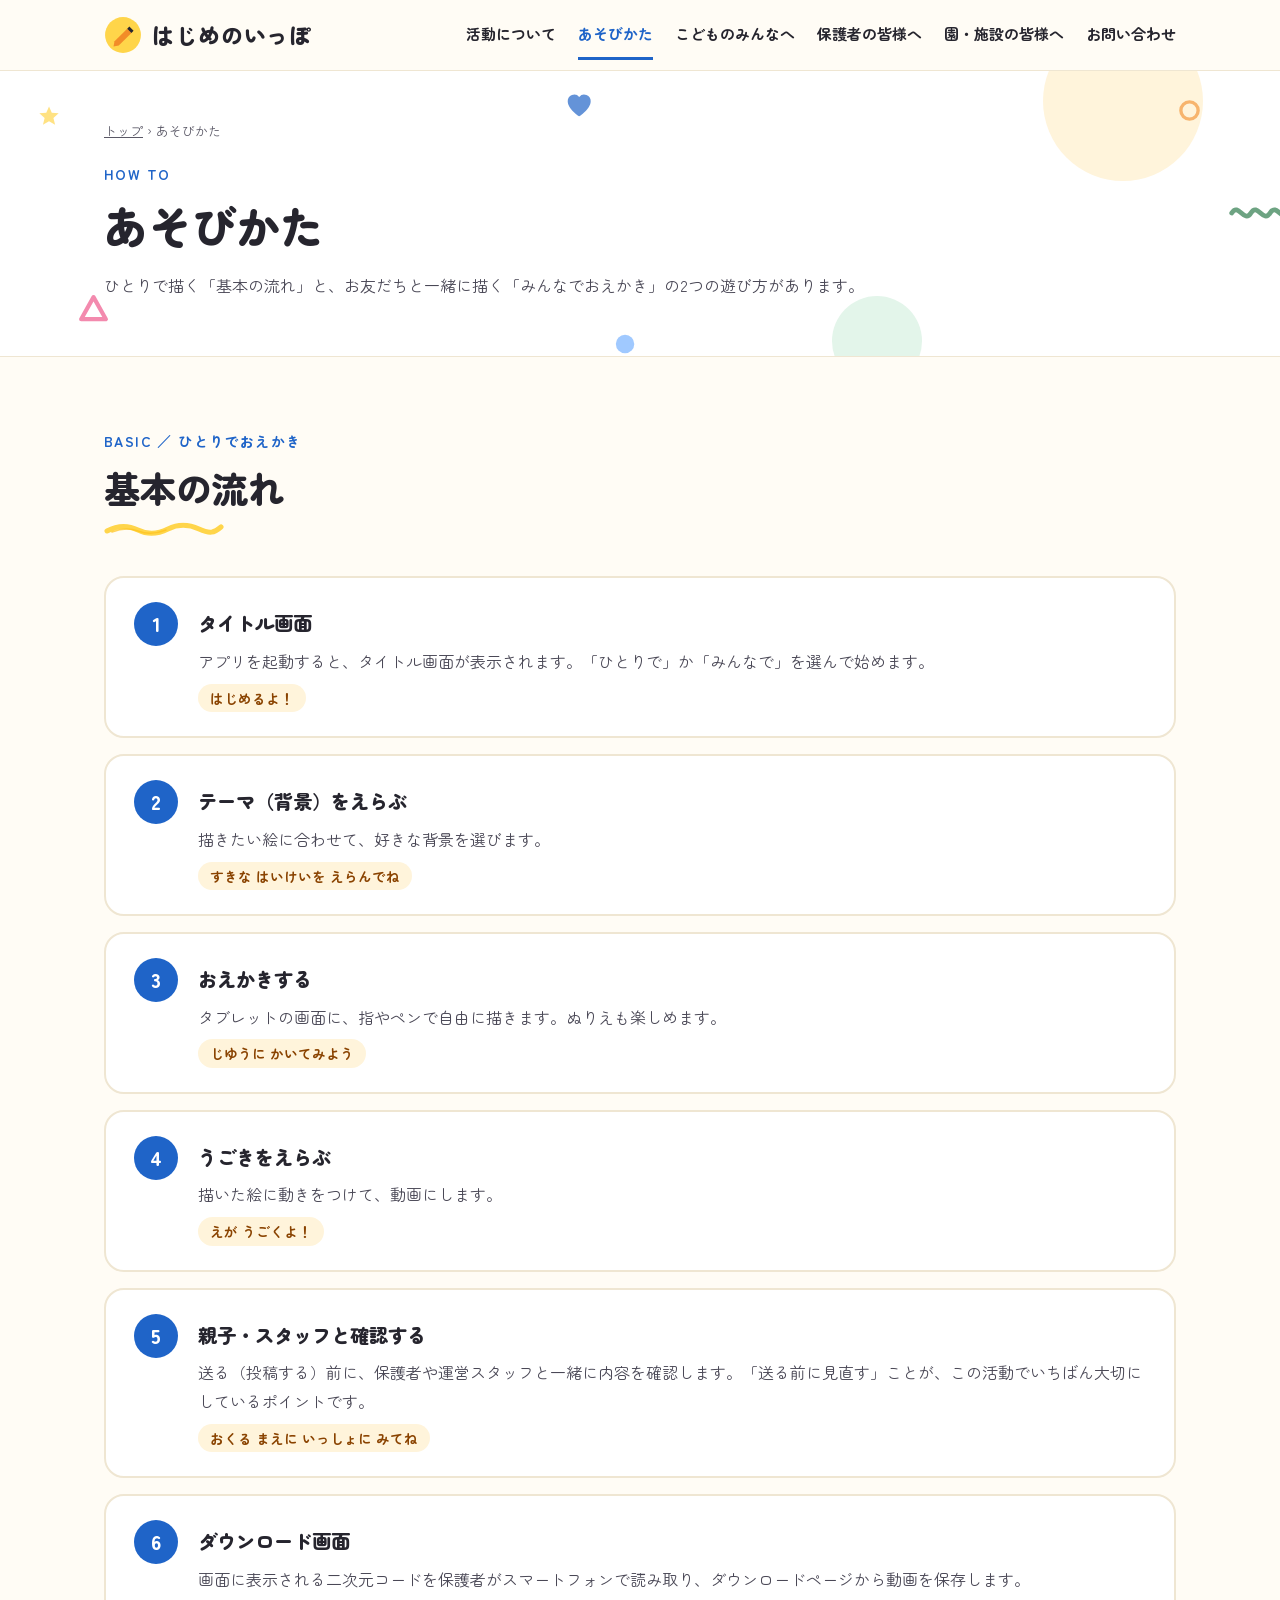
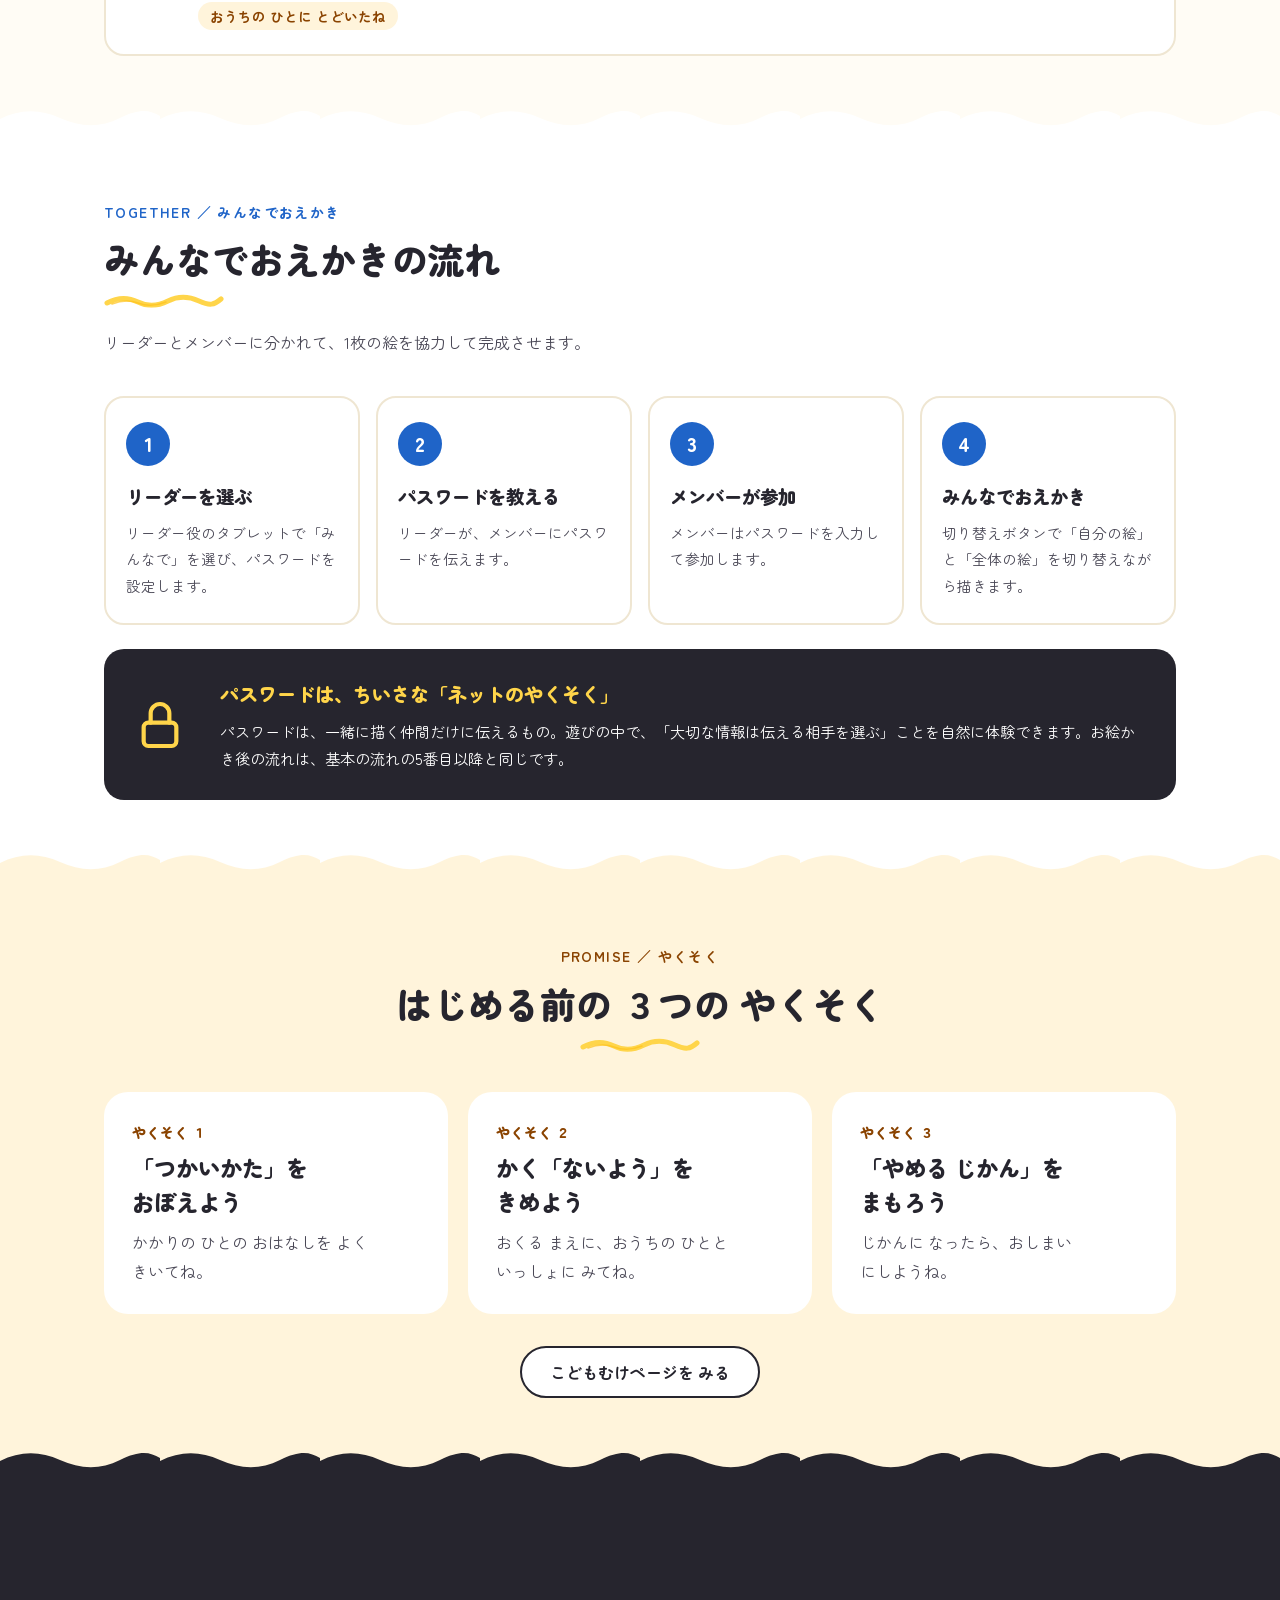
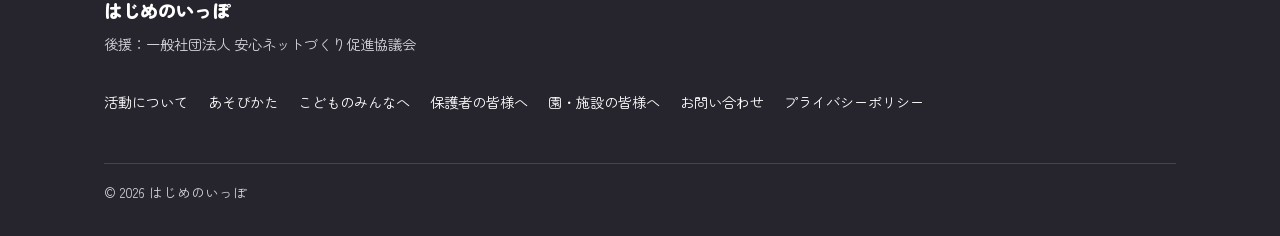
<file: howto.html>
<!DOCTYPE html>
<html lang="ja">
<head>
<meta charset="UTF-8">
<meta name="viewport" content="width=device-width, initial-scale=1">
<meta http-equiv="Content-Security-Policy" content="default-src 'self'; script-src 'self' 'sha256-qDrUIvVjrQTLuBjTXyIrjT9yVUOyb+bt0nBZiQnEf08='; style-src 'self' 'unsafe-inline'; font-src 'self'; img-src 'self' data:; connect-src 'none'; object-src 'none'; base-uri 'self' https://tomoya-univ.github.io; form-action 'none'; upgrade-insecure-requests">
<meta name="referrer" content="strict-origin-when-cross-origin">
<title>あそびかた｜はじめのいっぽ</title>
<meta name="description" content="おえかきひろばの使い方を、ひとりで描く基本の流れと、みんなで描く流れに分けてご紹介します。送る前に一緒に確かめる流れなど、体験会当日の参考にしてください。">
<meta property="og:title" content="あそびかた｜はじめのいっぽ">
<meta property="og:description" content="おえかきひろばの使い方を、ひとりで描く基本の流れと、みんなで描く流れに分けてご紹介します。送る前に一緒に確かめる流れなど、体験会当日の参考にしてください。">
<meta property="og:type" content="article">
<meta property="og:image" content="https://tomoya-univ.github.io/the-first-step-japan/images/ogp.png">
<meta property="og:image:width" content="1200">
<meta property="og:image:height" content="630">
<meta property="og:image:alt" content="はじめのいっぽ　かいて・みせて・はなそう">
<link rel="icon" href="images/logo.svg" type="image/svg+xml">
<link rel="canonical" href="https://tomoya-univ.github.io/the-first-step-japan/howto.html">
<meta property="og:url" content="https://tomoya-univ.github.io/the-first-step-japan/howto.html">
<meta property="og:site_name" content="はじめのいっぽ">
<meta property="og:locale" content="ja_JP">
<meta name="twitter:card" content="summary_large_image">
<link rel="icon" href="images/favicon-32.png" type="image/png" sizes="32x32">
<link rel="apple-touch-icon" href="images/apple-touch-icon.png">
<meta name="theme-color" content="#FFD54A">
<link rel="preload" href="fonts/zen-maru-gothic-400-a.woff2" as="font" type="font/woff2" crossorigin>
<link rel="preload" href="fonts/zen-maru-gothic-900-a.woff2" as="font" type="font/woff2" crossorigin>
<link rel="stylesheet" href="css/fonts.css?v=dc1370c1">
<script>document.documentElement.classList.add("js");try{if(!sessionStorage.getItem("hjLoaded")){document.documentElement.classList.add("show-loader")}if(sessionStorage.getItem("hjTransit")){sessionStorage.removeItem("hjTransit");document.documentElement.classList.add("arrive")}}catch(e){}</script>
<link rel="stylesheet" href="css/style.css?v=156c1579">
<script src="js/main.js?v=68dcd9bd" defer></script>
<script type="application/ld+json">
{
 "@context": "https://schema.org",
 "@type": "BreadcrumbList",
 "itemListElement": [
  {
   "@type": "ListItem",
   "position": 1,
   "name": "トップ",
   "item": "https://tomoya-univ.github.io/the-first-step-japan/"
  },
  {
   "@type": "ListItem",
   "position": 2,
   "name": "あそびかた",
   "item": "https://tomoya-univ.github.io/the-first-step-japan/howto.html"
  }
 ]
}
</script>
</head>
<body>
<div class="loader" aria-hidden="true">
  <div class="loader-inner">
    <svg class="loader-steps" viewBox="0 0 160 64" width="280" height="112"><g transform="translate(18 42)"><g class="print p1" fill="#1F64C8"><ellipse cx="0" cy="0" rx="11" ry="6.5"/><circle cx="13" cy="-4" r="2.4"/><circle cx="15.5" cy="-0.5" r="2.1"/><circle cx="15" cy="3" r="1.8"/><circle cx="12.5" cy="5.8" r="1.5"/></g></g><g transform="translate(56 22)"><g class="print p2" fill="#F28C28"><ellipse cx="0" cy="0" rx="11" ry="6.5"/><circle cx="13" cy="4" r="2.4"/><circle cx="15.5" cy="0.5" r="2.1"/><circle cx="15" cy="-3" r="1.8"/><circle cx="12.5" cy="-5.8" r="1.5"/></g></g><g transform="translate(94 42)"><g class="print p3" fill="#1F64C8"><ellipse cx="0" cy="0" rx="11" ry="6.5"/><circle cx="13" cy="-4" r="2.4"/><circle cx="15.5" cy="-0.5" r="2.1"/><circle cx="15" cy="3" r="1.8"/><circle cx="12.5" cy="5.8" r="1.5"/></g></g><g transform="translate(132 22)"><g class="print p4" fill="#F28C28"><ellipse cx="0" cy="0" rx="11" ry="6.5"/><circle cx="13" cy="4" r="2.4"/><circle cx="15.5" cy="0.5" r="2.1"/><circle cx="15" cy="-3" r="1.8"/><circle cx="12.5" cy="-5.8" r="1.5"/></g></g></svg>
    <p class="loader-title">はじめのいっぽ</p>
    <p class="loader-sub">かいて・みせて・はなそう</p>
  </div>
</div>
<a class="skip-link" href="#main">本文へスキップ</a>

<header class="site-header">
  <div class="container">
    <a class="logo" href="index.html"><img src="images/logo.svg" alt="" width="38" height="38"><span>はじめのいっぽ</span></a>
    <button class="nav-toggle" type="button" aria-expanded="false" aria-controls="global-nav">メニュー</button>
    <nav class="nav" id="global-nav" aria-label="メインメニュー">
      <ul>
        <li><a href="about.html">活動について</a></li>
        <li><a href="howto.html" aria-current="page">あそびかた</a></li>
        <li><a href="kids.html">こどものみんなへ</a></li>
        <li><a href="parents.html">保護者の皆様へ</a></li>
        <li><a href="kindergarten.html">園・施設の皆様へ</a></li>
        <li><a href="contact.html">お問い合わせ</a></li>
      </ul>
    </nav>
  </div>
</header>

<main id="main">

  <section class="page-hero">
    <div class="container">
      <nav class="breadcrumb" aria-label="パンくずリスト"><ol><li><a href="index.html">トップ</a></li><li>あそびかた</li></ol></nav>
      <p class="eyebrow">HOW TO</p>
      <h1>あそびかた</h1>
      <p class="lead">ひとりで描く「基本の流れ」と、お友だちと一緒に描く「みんなでおえかき」の2つの遊び方があります。</p>
    </div>
  </section>

  <section class="section">
    <div class="container">
      <p class="eyebrow">BASIC ／ ひとりでおえかき</p>
      <h2 class="h2">基本の流れ</h2>
      <ol class="flow">
        <li>
          <span class="step-num">1</span>
          <div>
            <h3>タイトル画面</h3>
            <p>アプリを起動すると、タイトル画面が表示されます。「ひとりで」か「みんなで」を選んで始めます。</p>
            <span class="kids">はじめるよ！</span>
          </div>
        </li>
        <li>
          <span class="step-num">2</span>
          <div>
            <h3>テーマ（背景）をえらぶ</h3>
            <p>描きたい絵に合わせて、好きな背景を選びます。</p>
            <span class="kids">すきな はいけいを えらんでね</span>
          </div>
        </li>
        <li>
          <span class="step-num">3</span>
          <div>
            <h3>おえかきする</h3>
            <p>タブレットの画面に、指やペンで自由に描きます。ぬりえも楽しめます。</p>
            <span class="kids">じゆうに かいてみよう</span>
          </div>
        </li>
        <li>
          <span class="step-num">4</span>
          <div>
            <h3>うごきをえらぶ</h3>
            <p>描いた絵に動きをつけて、動画にします。</p>
            <span class="kids">えが うごくよ！</span>
          </div>
        </li>
        <li>
          <span class="step-num">5</span>
          <div>
            <h3>親子・スタッフと確認する</h3>
            <p>送る（投稿する）前に、保護者や運営スタッフと一緒に内容を確認します。「送る前に見直す」ことが、この活動でいちばん大切にしているポイントです。</p>
            <span class="kids">おくる まえに いっしょに みてね</span>
          </div>
        </li>
        <li>
          <span class="step-num">6</span>
          <div>
            <h3>ダウンロード画面</h3>
            <p>画面に表示される二次元コードを保護者がスマートフォンで読み取り、ダウンロードページから動画を保存します。</p>
            <span class="kids">おうちの ひとに とどいたね</span>
          </div>
        </li>
      </ol>
    </div>
  </section>

  <section class="section section--white">
    <div class="container">
      <p class="eyebrow">TOGETHER ／ みんなでおえかき</p>
      <h2 class="h2">みんなでおえかきの流れ</h2>
      <p class="lead">リーダーとメンバーに分かれて、1枚の絵を協力して完成させます。</p>
      <ol class="steps">
        <li class="step"><span class="step-num">1</span><h3>リーダーを選ぶ</h3><p>リーダー役のタブレットで「みんなで」を選び、パスワードを設定します。</p></li>
        <li class="step"><span class="step-num">2</span><h3>パスワードを教える</h3><p>リーダーが、メンバーにパスワードを伝えます。</p></li>
        <li class="step"><span class="step-num">3</span><h3>メンバーが参加</h3><p>メンバーはパスワードを入力して参加します。</p></li>
        <li class="step"><span class="step-num">4</span><h3>みんなでおえかき</h3><p>切り替えボタンで「自分の絵」と「全体の絵」を切り替えながら描きます。</p></li>
      </ol>
      <div class="dark-box">
        <svg width="56" height="56" viewBox="0 0 24 24" fill="none" stroke="#FFD54A" stroke-width="1.8" stroke-linecap="round" stroke-linejoin="round" aria-hidden="true"><rect x="5" y="11" width="14" height="10" rx="2"/><path d="M8 11V7a4 4 0 0 1 8 0v4"/></svg>
        <div>
          <h3>パスワードは、ちいさな「ネットのやくそく」</h3>
          <p>パスワードは、一緒に描く仲間だけに伝えるもの。遊びの中で、「大切な情報は伝える相手を選ぶ」ことを自然に体験できます。お絵かき後の流れは、基本の流れの5番目以降と同じです。</p>
        </div>
      </div>
    </div>
  </section>

  <section class="section section--yellow">
    <div class="container center">
      <p class="eyebrow">PROMISE ／ やくそく</p>
      <h2 class="h2">はじめる前の ３つの やくそく</h2>
      <div class="cards">
        <div class="promise"><p class="label">やくそく １</p><h3>「つかいかた」を おぼえよう</h3><p>かかりの ひとの おはなしを よく きいてね。</p></div>
        <div class="promise"><p class="label">やくそく ２</p><h3>かく「ないよう」を きめよう</h3><p>おくる まえに、おうちの ひとと いっしょに みてね。</p></div>
        <div class="promise"><p class="label">やくそく ３</p><h3>「やめる じかん」を まもろう</h3><p>じかんに なったら、おしまい にしようね。</p></div>
      </div>
      <div class="btn-row" style="justify-content:center"><a class="btn btn-outline" href="kids.html">こどもむけページを みる</a></div>
    </div>
  </section>

</main>

<footer class="site-footer">
  <div class="container">
    <div>
      <p class="brand">はじめのいっぽ</p>
      <p class="org">後援：一般社団法人 安心ネットづくり促進協議会</p>
    </div>
    <nav class="footer-nav" aria-label="フッターメニュー">
      <ul>
        <li><a href="about.html">活動について</a></li>
        <li><a href="howto.html">あそびかた</a></li>
        <li><a href="kids.html">こどものみんなへ</a></li>
        <li><a href="parents.html">保護者の皆様へ</a></li>
        <li><a href="kindergarten.html">園・施設の皆様へ</a></li>
        <li><a href="contact.html">お問い合わせ</a></li>
        <li><a href="privacy.html">プライバシーポリシー</a></li>
      </ul>
    </nav>
    <p class="copyright">© 2026 はじめのいっぽ</p>
  </div>
</footer>
</body>
</html>
</file>
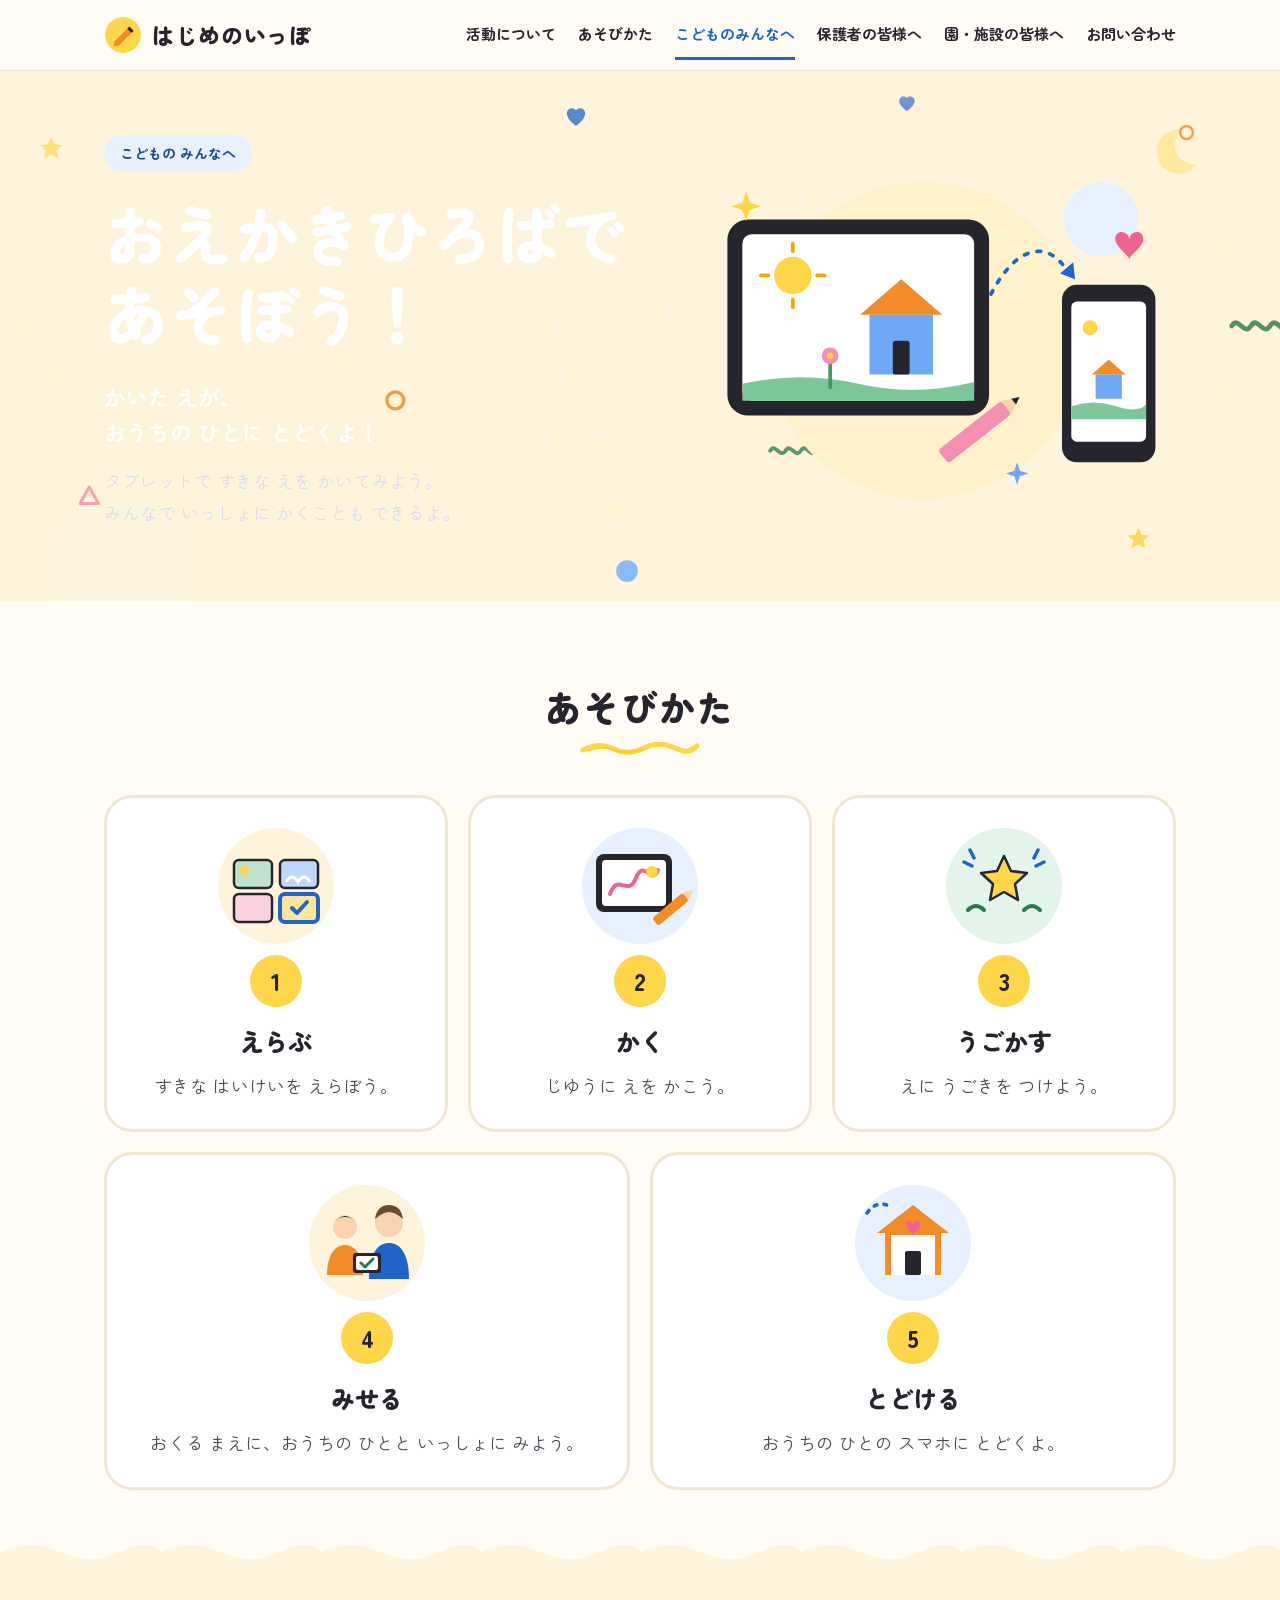
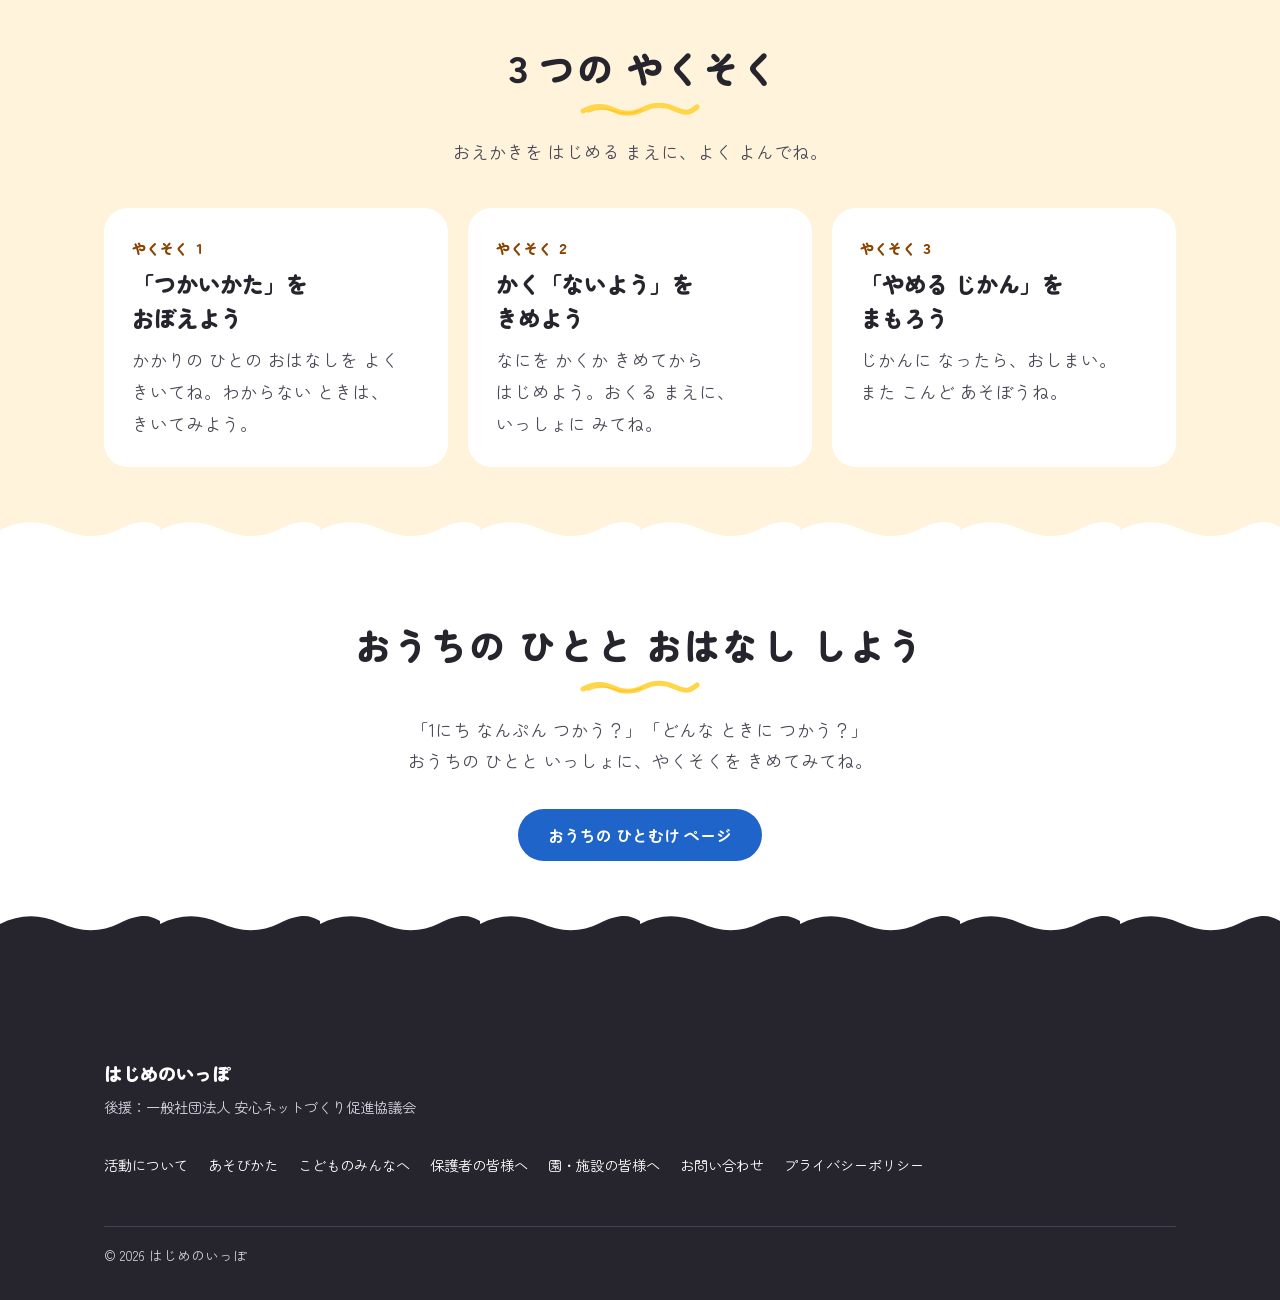
<file: kids.html>
<!DOCTYPE html>
<html lang="ja">
<head>
<meta charset="UTF-8">
<meta name="viewport" content="width=device-width, initial-scale=1">
<meta http-equiv="Content-Security-Policy" content="default-src 'self'; script-src 'self' 'sha256-qDrUIvVjrQTLuBjTXyIrjT9yVUOyb+bt0nBZiQnEf08='; style-src 'self' 'unsafe-inline'; font-src 'self'; img-src 'self' data:; connect-src 'none'; object-src 'none'; base-uri 'self' https://tomoya-univ.github.io; form-action 'none'; upgrade-insecure-requests">
<meta name="referrer" content="strict-origin-when-cross-origin">
<title>こどもの みんなへ｜はじめのいっぽ</title>
<meta name="description" content="おえかきひろばの あそびかたと、えを おくる まえの ３つの やくそくを しょうかいするよ。おうちの ひとと いっしょに よんでね。">
<meta property="og:title" content="こどもの みんなへ｜はじめのいっぽ">
<meta property="og:description" content="おえかきひろばの あそびかたと、えを おくる まえの ３つの やくそくを しょうかいするよ。おうちの ひとと いっしょに よんでね。">
<meta property="og:type" content="article">
<meta property="og:image" content="https://tomoya-univ.github.io/the-first-step-japan/images/ogp.png">
<meta property="og:image:width" content="1200">
<meta property="og:image:height" content="630">
<meta property="og:image:alt" content="はじめのいっぽ　かいて・みせて・はなそう">
<link rel="icon" href="images/logo.svg" type="image/svg+xml">
<link rel="canonical" href="https://tomoya-univ.github.io/the-first-step-japan/kids.html">
<meta property="og:url" content="https://tomoya-univ.github.io/the-first-step-japan/kids.html">
<meta property="og:site_name" content="はじめのいっぽ">
<meta property="og:locale" content="ja_JP">
<meta name="twitter:card" content="summary_large_image">
<link rel="icon" href="images/favicon-32.png" type="image/png" sizes="32x32">
<link rel="apple-touch-icon" href="images/apple-touch-icon.png">
<meta name="theme-color" content="#FFD54A">
<link rel="preload" href="fonts/zen-maru-gothic-400-a.woff2" as="font" type="font/woff2" crossorigin>
<link rel="preload" href="fonts/zen-maru-gothic-900-a.woff2" as="font" type="font/woff2" crossorigin>
<link rel="stylesheet" href="css/fonts.css?v=dc1370c1">
<script>document.documentElement.classList.add("js");try{if(!sessionStorage.getItem("hjLoaded")){document.documentElement.classList.add("show-loader")}if(sessionStorage.getItem("hjTransit")){sessionStorage.removeItem("hjTransit");document.documentElement.classList.add("arrive")}}catch(e){}</script>
<link rel="stylesheet" href="css/style.css?v=156c1579">
<script src="js/main.js?v=68dcd9bd" defer></script>
<script type="application/ld+json">
{
 "@context": "https://schema.org",
 "@type": "BreadcrumbList",
 "itemListElement": [
  {
   "@type": "ListItem",
   "position": 1,
   "name": "トップ",
   "item": "https://tomoya-univ.github.io/the-first-step-japan/"
  },
  {
   "@type": "ListItem",
   "position": 2,
   "name": "こどもの みんなへ",
   "item": "https://tomoya-univ.github.io/the-first-step-japan/kids.html"
  }
 ]
}
</script>
</head>
<body class="kids-page">
<div class="loader" aria-hidden="true">
  <div class="loader-inner">
    <svg class="loader-steps" viewBox="0 0 160 64" width="280" height="112"><g transform="translate(18 42)"><g class="print p1" fill="#1F64C8"><ellipse cx="0" cy="0" rx="11" ry="6.5"/><circle cx="13" cy="-4" r="2.4"/><circle cx="15.5" cy="-0.5" r="2.1"/><circle cx="15" cy="3" r="1.8"/><circle cx="12.5" cy="5.8" r="1.5"/></g></g><g transform="translate(56 22)"><g class="print p2" fill="#F28C28"><ellipse cx="0" cy="0" rx="11" ry="6.5"/><circle cx="13" cy="4" r="2.4"/><circle cx="15.5" cy="0.5" r="2.1"/><circle cx="15" cy="-3" r="1.8"/><circle cx="12.5" cy="-5.8" r="1.5"/></g></g><g transform="translate(94 42)"><g class="print p3" fill="#1F64C8"><ellipse cx="0" cy="0" rx="11" ry="6.5"/><circle cx="13" cy="-4" r="2.4"/><circle cx="15.5" cy="-0.5" r="2.1"/><circle cx="15" cy="3" r="1.8"/><circle cx="12.5" cy="5.8" r="1.5"/></g></g><g transform="translate(132 22)"><g class="print p4" fill="#F28C28"><ellipse cx="0" cy="0" rx="11" ry="6.5"/><circle cx="13" cy="4" r="2.4"/><circle cx="15.5" cy="0.5" r="2.1"/><circle cx="15" cy="-3" r="1.8"/><circle cx="12.5" cy="-5.8" r="1.5"/></g></g></svg>
    <p class="loader-title">はじめのいっぽ</p>
    <p class="loader-sub">かいて・みせて・はなそう</p>
  </div>
</div>
<a class="skip-link" href="#main">ほんぶんへ すすむ</a>

<header class="site-header">
  <div class="container">
    <a class="logo" href="index.html"><img src="images/logo.svg" alt="" width="38" height="38"><span>はじめのいっぽ</span></a>
    <button class="nav-toggle" type="button" aria-expanded="false" aria-controls="global-nav">メニュー</button>
    <nav class="nav" id="global-nav" aria-label="メインメニュー">
      <ul>
        <li><a href="about.html">活動について</a></li>
        <li><a href="howto.html">あそびかた</a></li>
        <li><a href="kids.html" aria-current="page">こどものみんなへ</a></li>
        <li><a href="parents.html">保護者の皆様へ</a></li>
        <li><a href="kindergarten.html">園・施設の皆様へ</a></li>
        <li><a href="contact.html">お問い合わせ</a></li>
      </ul>
    </nav>
  </div>
</header>

<main id="main">

  <section class="hero" style="background:#FFF4DB">
    <div class="container">
      <div class="hero-text">
        <p class="pill">こどもの みんなへ</p>
        <h1>おえかきひろばで<br>あそぼう！</h1>
        <p class="catch">かいた えが、<br>おうちの ひとに とどくよ！</p>
        <p class="desc">タブレットで すきな えを かいてみよう。<br>みんなで いっしょに かくことも できるよ。</p>
      </div>
      <div class="hero-art">
        <img src="images/hero.svg" alt="タブレットで かいた えが スマートフォンに とどく え" width="520" height="380">
      </div>
    </div>
  </section>

  <section class="section">
    <div class="container center">
      <h2 class="h2">あそびかた</h2>
      <div class="cards">
        <div class="big-step"><img src="images/kids-1-theme.svg" alt="" width="120" height="120"><br><span class="num">1</span><h3>えらぶ</h3><p>すきな はいけいを えらぼう。</p></div>
        <div class="big-step"><img src="images/kids-2-draw.svg" alt="" width="120" height="120"><br><span class="num">2</span><h3>かく</h3><p>じゆうに えを かこう。</p></div>
        <div class="big-step"><img src="images/kids-3-move.svg" alt="" width="120" height="120"><br><span class="num">3</span><h3>うごかす</h3><p>えに うごきを つけよう。</p></div>
        <div class="big-step"><img src="images/kids-4-check.svg" alt="" width="120" height="120"><br><span class="num">4</span><h3>みせる</h3><p>おくる まえに、おうちの ひとと いっしょに みよう。</p></div>
        <div class="big-step"><img src="images/kids-5-send.svg" alt="" width="120" height="120"><br><span class="num">5</span><h3>とどける</h3><p>おうちの ひとの スマホに とどくよ。</p></div>
      </div>
    </div>
  </section>

  <section class="section section--yellow">
    <div class="container center">
      <h2 class="h2">３つの やくそく</h2>
      <p class="lead">おえかきを はじめる まえに、よく よんでね。</p>
      <div class="cards">
        <div class="promise"><p class="label">やくそく １</p><h3>「つかいかた」を おぼえよう</h3><p>かかりの ひとの おはなしを よく きいてね。わからない ときは、きいてみよう。</p></div>
        <div class="promise"><p class="label">やくそく ２</p><h3>かく「ないよう」を きめよう</h3><p>なにを かくか きめてから はじめよう。おくる まえに、いっしょに みてね。</p></div>
        <div class="promise"><p class="label">やくそく ３</p><h3>「やめる じかん」を まもろう</h3><p>じかんに なったら、おしまい。また こんど あそぼうね。</p></div>
      </div>
    </div>
  </section>

  <section class="section section--white">
    <div class="container center">
      <h2 class="h2">おうちの ひとと おはなし しよう</h2>
      <p class="lead">「1にち なんぷん つかう？」「どんな ときに つかう？」<br>おうちの ひとと いっしょに、やくそくを きめてみてね。</p>
      <div class="btn-row" style="justify-content:center"><a class="btn btn-primary" href="parents.html">おうちの ひとむけ ページ</a></div>
    </div>
  </section>

</main>

<footer class="site-footer">
  <div class="container">
    <div>
      <p class="brand">はじめのいっぽ</p>
      <p class="org">後援：一般社団法人 安心ネットづくり促進協議会</p>
    </div>
    <nav class="footer-nav" aria-label="フッターメニュー">
      <ul>
        <li><a href="about.html">活動について</a></li>
        <li><a href="howto.html">あそびかた</a></li>
        <li><a href="kids.html">こどものみんなへ</a></li>
        <li><a href="parents.html">保護者の皆様へ</a></li>
        <li><a href="kindergarten.html">園・施設の皆様へ</a></li>
        <li><a href="contact.html">お問い合わせ</a></li>
        <li><a href="privacy.html">プライバシーポリシー</a></li>
      </ul>
    </nav>
    <p class="copyright">© 2026 はじめのいっぽ</p>
  </div>
</footer>
</body>
</html>
</file>
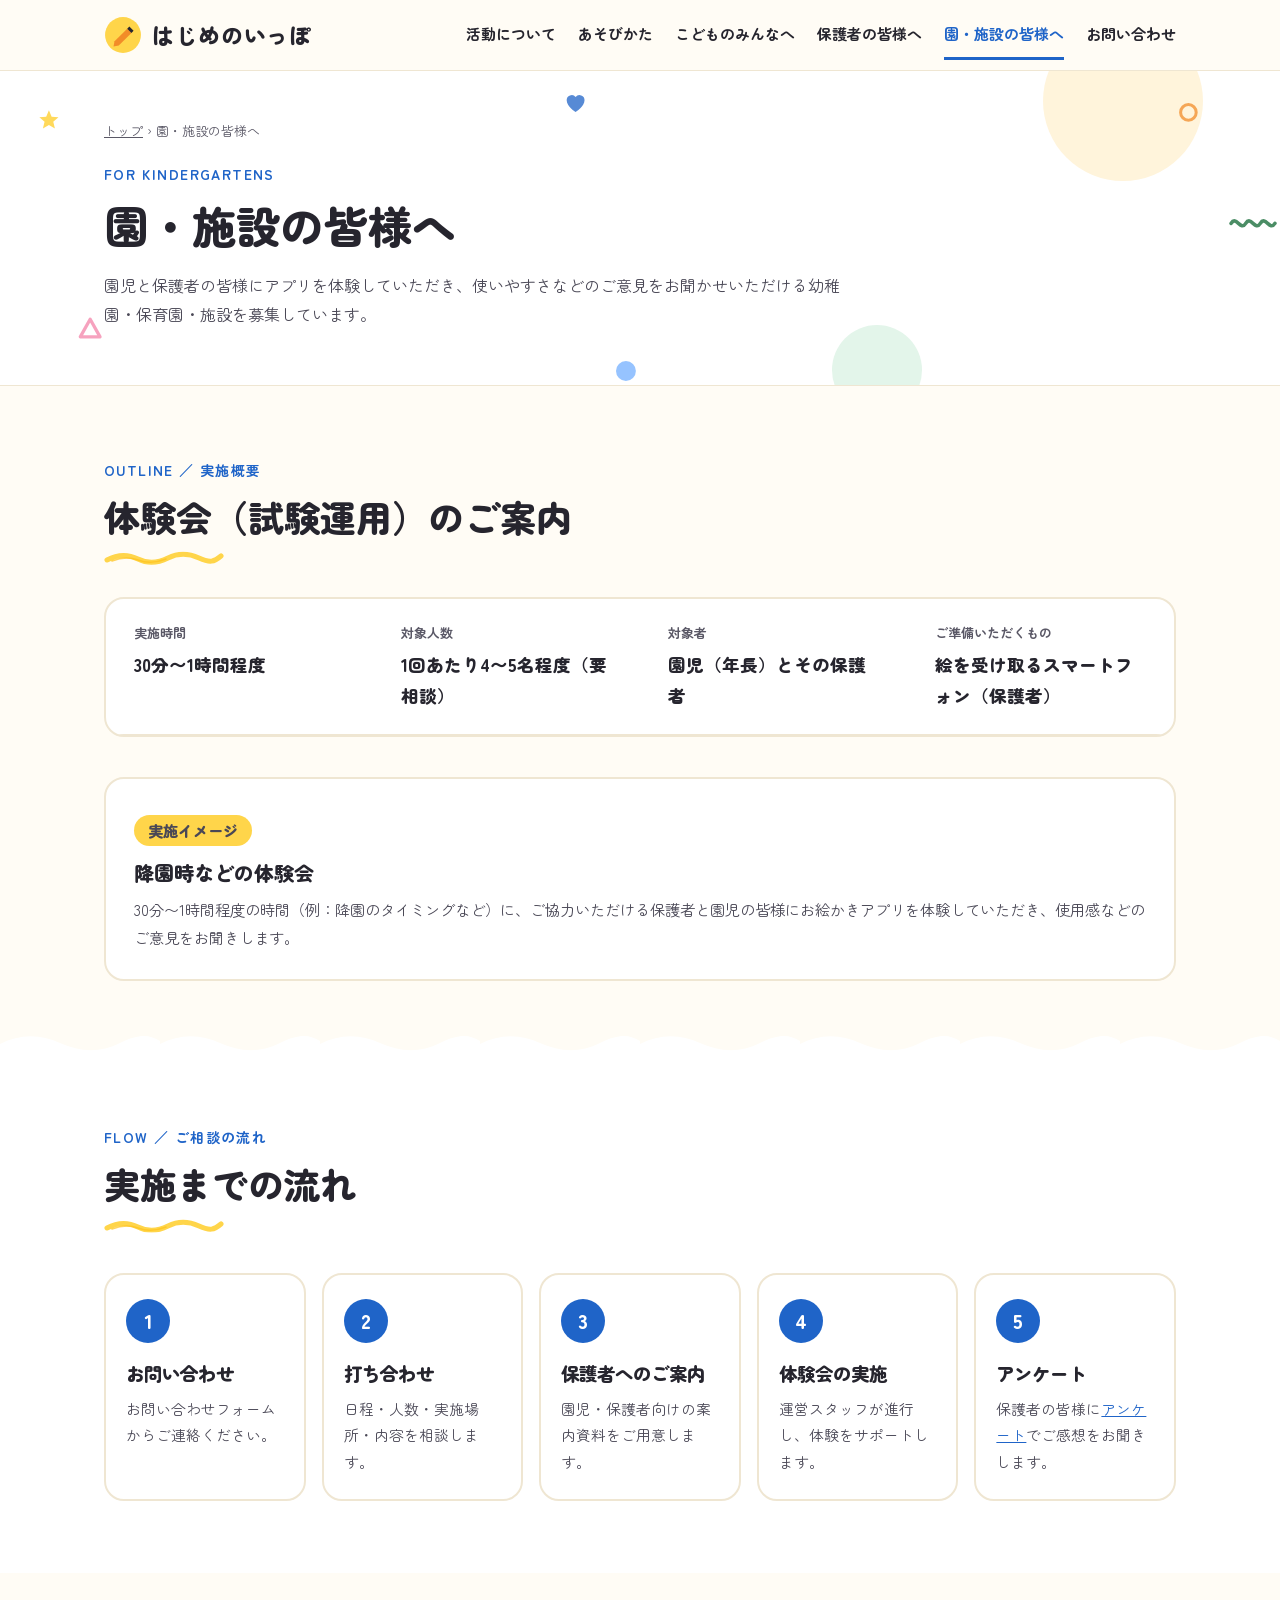
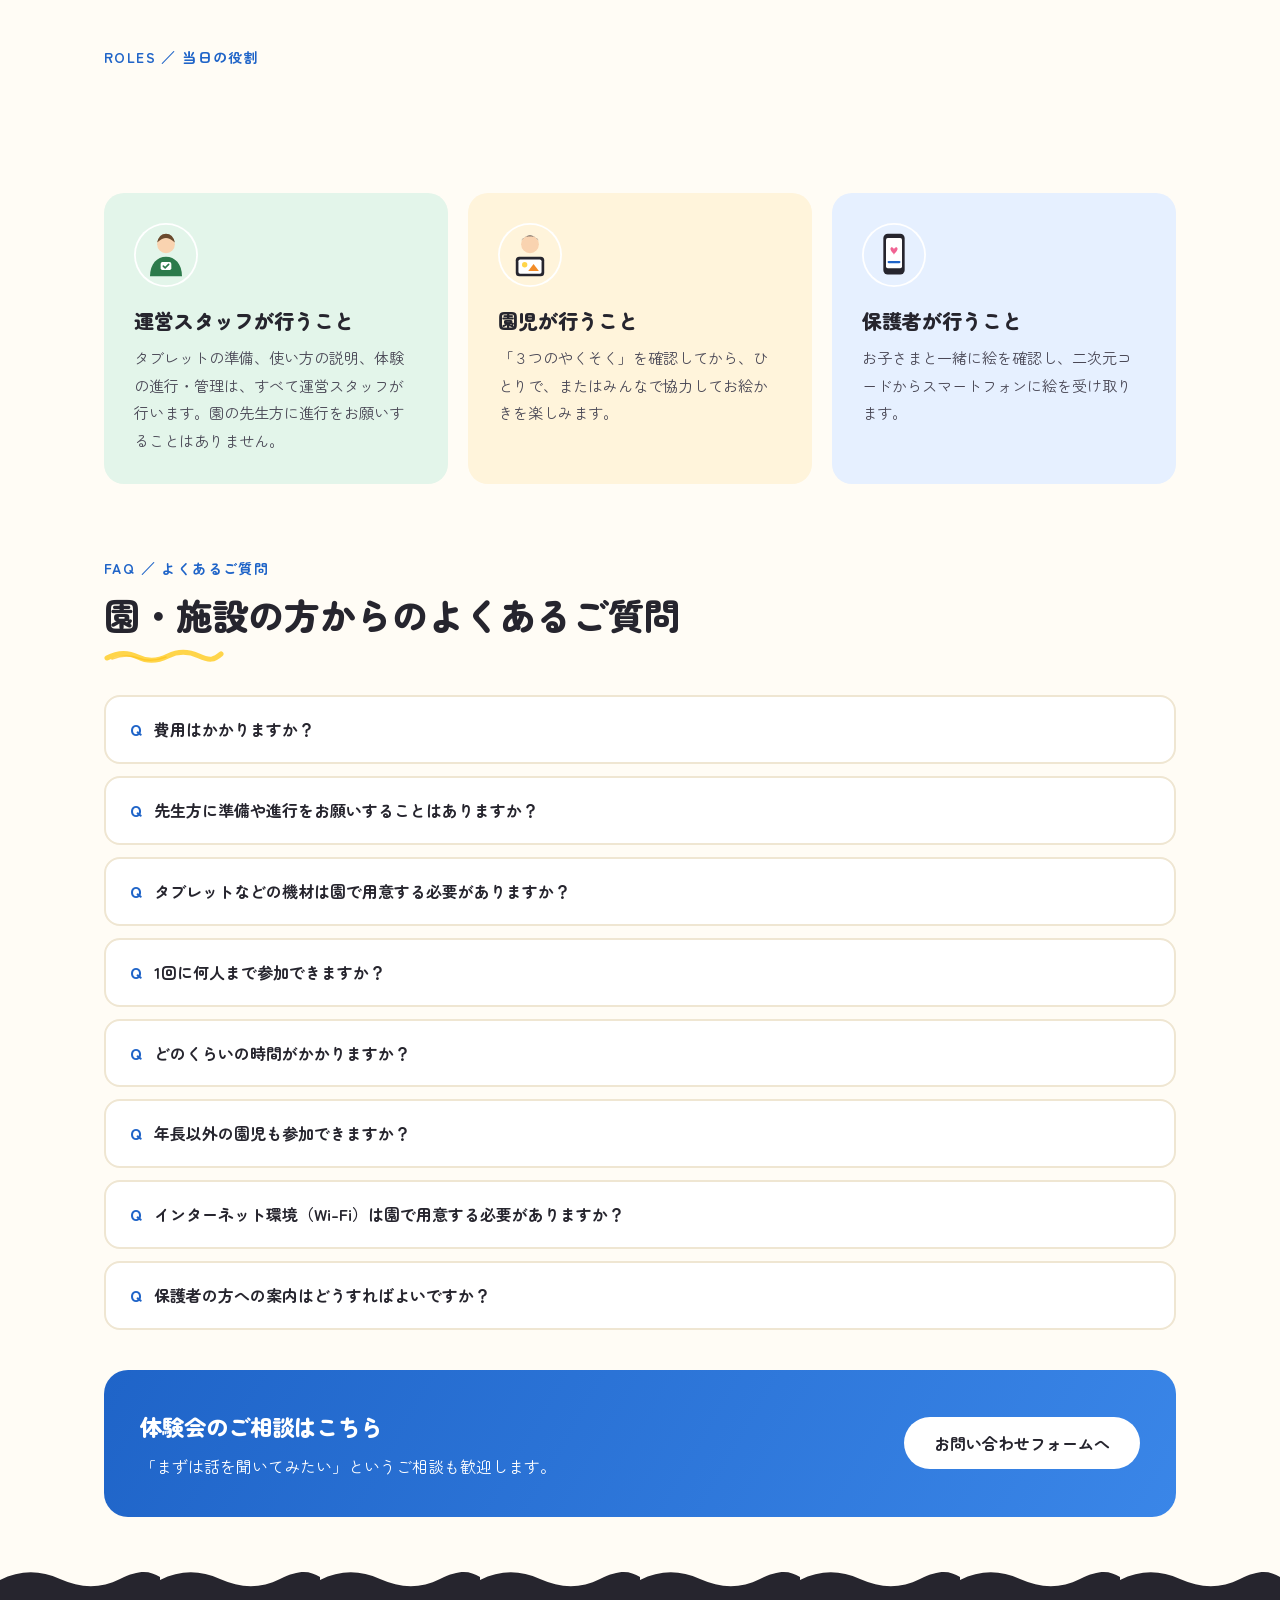
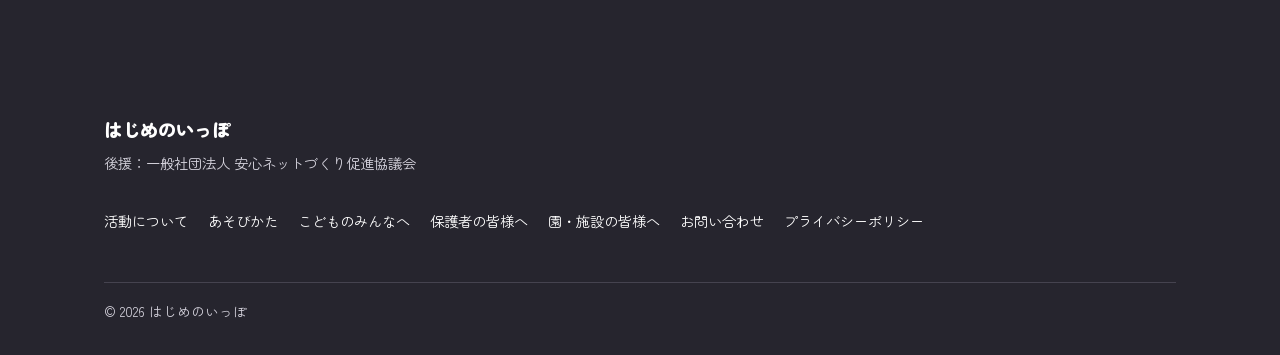
<file: kindergarten.html>
<!DOCTYPE html>
<html lang="ja">
<head>
<meta charset="UTF-8">
<meta name="viewport" content="width=device-width, initial-scale=1">
<meta http-equiv="Content-Security-Policy" content="default-src 'self'; script-src 'self' 'sha256-qDrUIvVjrQTLuBjTXyIrjT9yVUOyb+bt0nBZiQnEf08='; style-src 'self' 'unsafe-inline'; font-src 'self'; img-src 'self' data:; connect-src 'none'; object-src 'none'; base-uri 'self' https://tomoya-univ.github.io; form-action 'none'; upgrade-insecure-requests">
<meta name="referrer" content="strict-origin-when-cross-origin">
<title>園・施設の皆様へ｜はじめのいっぽ</title>
<meta name="description" content="幼稚園・保育園・施設向けに、おえかきひろば体験会（試験運用）の内容とご相談の流れをご案内します。費用は無料で、準備から当日の進行まで運営スタッフが行います。">
<meta property="og:title" content="園・施設の皆様へ｜はじめのいっぽ">
<meta property="og:description" content="幼稚園・保育園・施設向けに、おえかきひろば体験会（試験運用）の内容とご相談の流れをご案内します。費用は無料で、準備から当日の進行まで運営スタッフが行います。">
<meta property="og:type" content="article">
<meta property="og:image" content="https://tomoya-univ.github.io/the-first-step-japan/images/ogp.png">
<meta property="og:image:width" content="1200">
<meta property="og:image:height" content="630">
<meta property="og:image:alt" content="はじめのいっぽ　かいて・みせて・はなそう">
<link rel="icon" href="images/logo.svg" type="image/svg+xml">
<link rel="canonical" href="https://tomoya-univ.github.io/the-first-step-japan/kindergarten.html">
<meta property="og:url" content="https://tomoya-univ.github.io/the-first-step-japan/kindergarten.html">
<meta property="og:site_name" content="はじめのいっぽ">
<meta property="og:locale" content="ja_JP">
<meta name="twitter:card" content="summary_large_image">
<link rel="icon" href="images/favicon-32.png" type="image/png" sizes="32x32">
<link rel="apple-touch-icon" href="images/apple-touch-icon.png">
<meta name="theme-color" content="#FFD54A">
<link rel="preload" href="fonts/zen-maru-gothic-400-a.woff2" as="font" type="font/woff2" crossorigin>
<link rel="preload" href="fonts/zen-maru-gothic-900-a.woff2" as="font" type="font/woff2" crossorigin>
<link rel="stylesheet" href="css/fonts.css?v=dc1370c1">
<script>document.documentElement.classList.add("js");try{if(!sessionStorage.getItem("hjLoaded")){document.documentElement.classList.add("show-loader")}if(sessionStorage.getItem("hjTransit")){sessionStorage.removeItem("hjTransit");document.documentElement.classList.add("arrive")}}catch(e){}</script>
<link rel="stylesheet" href="css/style.css?v=156c1579">
<script src="js/main.js?v=68dcd9bd" defer></script>
<script type="application/ld+json">
{
 "@context": "https://schema.org",
 "@type": "BreadcrumbList",
 "itemListElement": [
  {
   "@type": "ListItem",
   "position": 1,
   "name": "トップ",
   "item": "https://tomoya-univ.github.io/the-first-step-japan/"
  },
  {
   "@type": "ListItem",
   "position": 2,
   "name": "園・施設の皆様へ",
   "item": "https://tomoya-univ.github.io/the-first-step-japan/kindergarten.html"
  }
 ]
}
</script>
<script type="application/ld+json">
{
 "@context": "https://schema.org",
 "@type": "FAQPage",
 "mainEntity": [
  {
   "@type": "Question",
   "name": "費用はかかりますか？",
   "acceptedAnswer": {
    "@type": "Answer",
    "text": "費用は無料です。参加費だけでなく、機材や通信環境の準備も含めて、園・施設の皆様に費用をご負担いただくことはありません。"
   }
  },
  {
   "@type": "Question",
   "name": "先生方に準備や進行をお願いすることはありますか？",
   "acceptedAnswer": {
    "@type": "Answer",
    "text": "ありません。タブレットの準備から当日の進行・片付けまで、運営スタッフがすべて行います。園の皆様には、実施場所とお時間の調整のみお願いしています。"
   }
  },
  {
   "@type": "Question",
   "name": "タブレットなどの機材は園で用意する必要がありますか？",
   "acceptedAnswer": {
    "@type": "Answer",
    "text": "必要ありません。体験に使うタブレットは運営スタッフが用意します。保護者の方には、絵を受け取るためのスマートフォンをご用意いただきます。"
   }
  },
  {
   "@type": "Question",
   "name": "1回に何人まで参加できますか？",
   "acceptedAnswer": {
    "@type": "Answer",
    "text": "1回あたり4〜5名程度を目安としています。人数が多い場合は、回を分けるなどの方法をご相談ください。"
   }
  },
  {
   "@type": "Question",
   "name": "どのくらいの時間がかかりますか？",
   "acceptedAnswer": {
    "@type": "Answer",
    "text": "30分〜1時間程度です。降園のタイミングなど、ご都合のよい時間帯に合わせてご相談ください。"
   }
  },
  {
   "@type": "Question",
   "name": "年長以外の園児も参加できますか？",
   "acceptedAnswer": {
    "@type": "Answer",
    "text": "主な対象は年長の園児とその保護者ですが、アプリは3歳〜8歳程度のお子さまを想定しています。ほかの学年での実施もご相談ください。"
   }
  },
  {
   "@type": "Question",
   "name": "インターネット環境（Wi-Fi）は園で用意する必要がありますか？",
   "acceptedAnswer": {
    "@type": "Answer",
    "text": "インターネット環境（Wi-Fi）は運営スタッフが用意します。園・施設のWi-Fiをお借りする必要はありません。"
   }
  },
  {
   "@type": "Question",
   "name": "保護者の方への案内はどうすればよいですか？",
   "acceptedAnswer": {
    "@type": "Answer",
    "text": "園児・保護者向けの案内資料は運営スタッフが用意します。配布のご協力をお願いする場合があります。"
   }
  }
 ]
}
</script>
</head>
<body>
<div class="loader" aria-hidden="true">
  <div class="loader-inner">
    <svg class="loader-steps" viewBox="0 0 160 64" width="280" height="112"><g transform="translate(18 42)"><g class="print p1" fill="#1F64C8"><ellipse cx="0" cy="0" rx="11" ry="6.5"/><circle cx="13" cy="-4" r="2.4"/><circle cx="15.5" cy="-0.5" r="2.1"/><circle cx="15" cy="3" r="1.8"/><circle cx="12.5" cy="5.8" r="1.5"/></g></g><g transform="translate(56 22)"><g class="print p2" fill="#F28C28"><ellipse cx="0" cy="0" rx="11" ry="6.5"/><circle cx="13" cy="4" r="2.4"/><circle cx="15.5" cy="0.5" r="2.1"/><circle cx="15" cy="-3" r="1.8"/><circle cx="12.5" cy="-5.8" r="1.5"/></g></g><g transform="translate(94 42)"><g class="print p3" fill="#1F64C8"><ellipse cx="0" cy="0" rx="11" ry="6.5"/><circle cx="13" cy="-4" r="2.4"/><circle cx="15.5" cy="-0.5" r="2.1"/><circle cx="15" cy="3" r="1.8"/><circle cx="12.5" cy="5.8" r="1.5"/></g></g><g transform="translate(132 22)"><g class="print p4" fill="#F28C28"><ellipse cx="0" cy="0" rx="11" ry="6.5"/><circle cx="13" cy="4" r="2.4"/><circle cx="15.5" cy="0.5" r="2.1"/><circle cx="15" cy="-3" r="1.8"/><circle cx="12.5" cy="-5.8" r="1.5"/></g></g></svg>
    <p class="loader-title">はじめのいっぽ</p>
    <p class="loader-sub">かいて・みせて・はなそう</p>
  </div>
</div>
<a class="skip-link" href="#main">本文へスキップ</a>

<header class="site-header">
  <div class="container">
    <a class="logo" href="index.html"><img src="images/logo.svg" alt="" width="38" height="38"><span>はじめのいっぽ</span></a>
    <button class="nav-toggle" type="button" aria-expanded="false" aria-controls="global-nav">メニュー</button>
    <nav class="nav" id="global-nav" aria-label="メインメニュー">
      <ul>
        <li><a href="about.html">活動について</a></li>
        <li><a href="howto.html">あそびかた</a></li>
        <li><a href="kids.html">こどものみんなへ</a></li>
        <li><a href="parents.html">保護者の皆様へ</a></li>
        <li><a href="kindergarten.html" aria-current="page">園・施設の皆様へ</a></li>
        <li><a href="contact.html">お問い合わせ</a></li>
      </ul>
    </nav>
  </div>
</header>

<main id="main">

  <section class="page-hero">
    <div class="container">
      <nav class="breadcrumb" aria-label="パンくずリスト"><ol><li><a href="index.html">トップ</a></li><li>園・施設の皆様へ</li></ol></nav>
      <p class="eyebrow">FOR KINDERGARTENS</p>
      <h1>園・施設の皆様へ</h1>
      <p class="lead">園児と保護者の皆様にアプリを体験していただき、使いやすさなどのご意見をお聞かせいただける幼稚園・保育園・施設を募集しています。</p>
    </div>
  </section>

  <section class="section">
    <div class="container">
      <p class="eyebrow">OUTLINE ／ 実施概要</p>
      <h2 class="h2">体験会（試験運用）のご案内</h2>
      <dl class="info-grid">
        <div><dt>実施時間</dt><dd>30分〜1時間程度</dd></div>
        <div><dt>対象人数</dt><dd>1回あたり4〜5名程度（要相談）</dd></div>
        <div><dt>対象者</dt><dd>園児（年長）とその保護者</dd></div>
        <div><dt>ご準備いただくもの</dt><dd>絵を受け取るスマートフォン（保護者）</dd></div>
      </dl>
      <div class="cards">
        <div class="card">
          <p class="tag">実施イメージ</p>
          <h3 class="h3">降園時などの体験会</h3>
          <p>30分〜1時間程度の時間（例：降園のタイミングなど）に、ご協力いただける保護者と園児の皆様にお絵かきアプリを体験していただき、使用感などのご意見をお聞きします。</p>
        </div>
      </div>
    </div>
  </section>

  <section class="section section--white">
    <div class="container">
      <p class="eyebrow">FLOW ／ ご相談の流れ</p>
      <h2 class="h2">実施までの流れ</h2>
      <ol class="steps">
        <li class="step"><span class="step-num">1</span><h3>お問い合わせ</h3><p>お問い合わせフォームからご連絡ください。</p></li>
        <li class="step"><span class="step-num">2</span><h3>打ち合わせ</h3><p>日程・人数・実施場所・内容を相談します。</p></li>
        <li class="step"><span class="step-num">3</span><h3>保護者へのご案内</h3><p>園児・保護者向けの案内資料をご用意します。</p></li>
        <li class="step"><span class="step-num">4</span><h3>体験会の実施</h3><p>運営スタッフが進行し、体験をサポートします。</p></li>
        <li class="step"><span class="step-num">5</span><h3>アンケート</h3><p>保護者の皆様に<a href="https://docs.google.com/forms/d/e/1FAIpQLSeSsKOuJhGD9UGZ8E6jemL_Nk5T4xK1qRYUpNFR01FmteaucQ/viewform" target="_blank" rel="noopener">アンケート</a>でご感想をお聞きします。</p></li>
      </ol>
    </div>
  </section>

  <section class="section">
    <div class="container">
      <p class="eyebrow">ROLES ／ 当日の役割</p>
      <h2 class="h2">当日の進め方</h2>
      <div class="cards">
        <div class="card card--green">
          <img src="images/icon-staff.svg" alt="" width="64" height="64">
          <h3 class="h3">運営スタッフが行うこと</h3>
          <p>タブレットの準備、使い方の説明、体験の進行・管理は、すべて運営スタッフが行います。園の先生方に進行をお願いすることはありません。</p>
        </div>
        <div class="card card--yellow">
          <img src="images/icon-child.svg" alt="" width="64" height="64">
          <h3 class="h3">園児が行うこと</h3>
          <p>「３つのやくそく」を確認してから、ひとりで、またはみんなで協力してお絵かきを楽しみます。</p>
        </div>
        <div class="card card--blue">
          <img src="images/icon-parent.svg" alt="" width="64" height="64">
          <h3 class="h3">保護者が行うこと</h3>
          <p>お子さまと一緒に絵を確認し、二次元コードからスマートフォンに絵を受け取ります。</p>
        </div>
      </div>
      <div style="margin-top:72px">
        <p class="eyebrow">FAQ ／ よくあるご質問</p>
        <h2 class="h2">園・施設の方からのよくあるご質問</h2>
        <div class="faq">
          <details>
            <summary>費用はかかりますか？</summary>
            <div class="answer"><p>費用は無料です。参加費だけでなく、機材や通信環境の準備も含めて、園・施設の皆様に費用をご負担いただくことはありません。</p></div>
          </details>
          <details>
            <summary>先生方に準備や進行をお願いすることはありますか？</summary>
            <div class="answer"><p>ありません。タブレットの準備から当日の進行・片付けまで、運営スタッフがすべて行います。園の皆様には、実施場所とお時間の調整のみお願いしています。</p></div>
          </details>
          <details>
            <summary>タブレットなどの機材は園で用意する必要がありますか？</summary>
            <div class="answer"><p>必要ありません。体験に使うタブレットは運営スタッフが用意します。保護者の方には、絵を受け取るためのスマートフォンをご用意いただきます。</p></div>
          </details>
          <details>
            <summary>1回に何人まで参加できますか？</summary>
            <div class="answer"><p>1回あたり4〜5名程度を目安としています。人数が多い場合は、回を分けるなどの方法をご相談ください。</p></div>
          </details>
          <details>
            <summary>どのくらいの時間がかかりますか？</summary>
            <div class="answer"><p>30分〜1時間程度です。降園のタイミングなど、ご都合のよい時間帯に合わせてご相談ください。</p></div>
          </details>
          <details>
            <summary>年長以外の園児も参加できますか？</summary>
            <div class="answer"><p>主な対象は年長の園児とその保護者ですが、アプリは3歳〜8歳程度のお子さまを想定しています。ほかの学年での実施もご相談ください。</p></div>
          </details>
          <details>
            <summary>インターネット環境（Wi-Fi）は園で用意する必要がありますか？</summary>
            <div class="answer"><p>インターネット環境（Wi-Fi）は運営スタッフが用意します。園・施設のWi-Fiをお借りする必要はありません。</p></div>
          </details>
          <details>
            <summary>保護者の方への案内はどうすればよいですか？</summary>
            <div class="answer"><p>園児・保護者向けの案内資料は運営スタッフが用意します。配布のご協力をお願いする場合があります。</p></div>
          </details>
        </div>
      </div>
      <div class="cta-band">
        <div>
          <h2>体験会のご相談はこちら</h2>
          <p>「まずは話を聞いてみたい」というご相談も歓迎します。</p>
        </div>
        <a class="btn btn-white" href="contact.html">お問い合わせフォームへ</a>
      </div>
    </div>
  </section>

</main>

<footer class="site-footer">
  <div class="container">
    <div>
      <p class="brand">はじめのいっぽ</p>
      <p class="org">後援：一般社団法人 安心ネットづくり促進協議会</p>
    </div>
    <nav class="footer-nav" aria-label="フッターメニュー">
      <ul>
        <li><a href="about.html">活動について</a></li>
        <li><a href="howto.html">あそびかた</a></li>
        <li><a href="kids.html">こどものみんなへ</a></li>
        <li><a href="parents.html">保護者の皆様へ</a></li>
        <li><a href="kindergarten.html">園・施設の皆様へ</a></li>
        <li><a href="contact.html">お問い合わせ</a></li>
        <li><a href="privacy.html">プライバシーポリシー</a></li>
      </ul>
    </nav>
    <p class="copyright">© 2026 はじめのいっぽ</p>
  </div>
</footer>
</body>
</html>
</file>
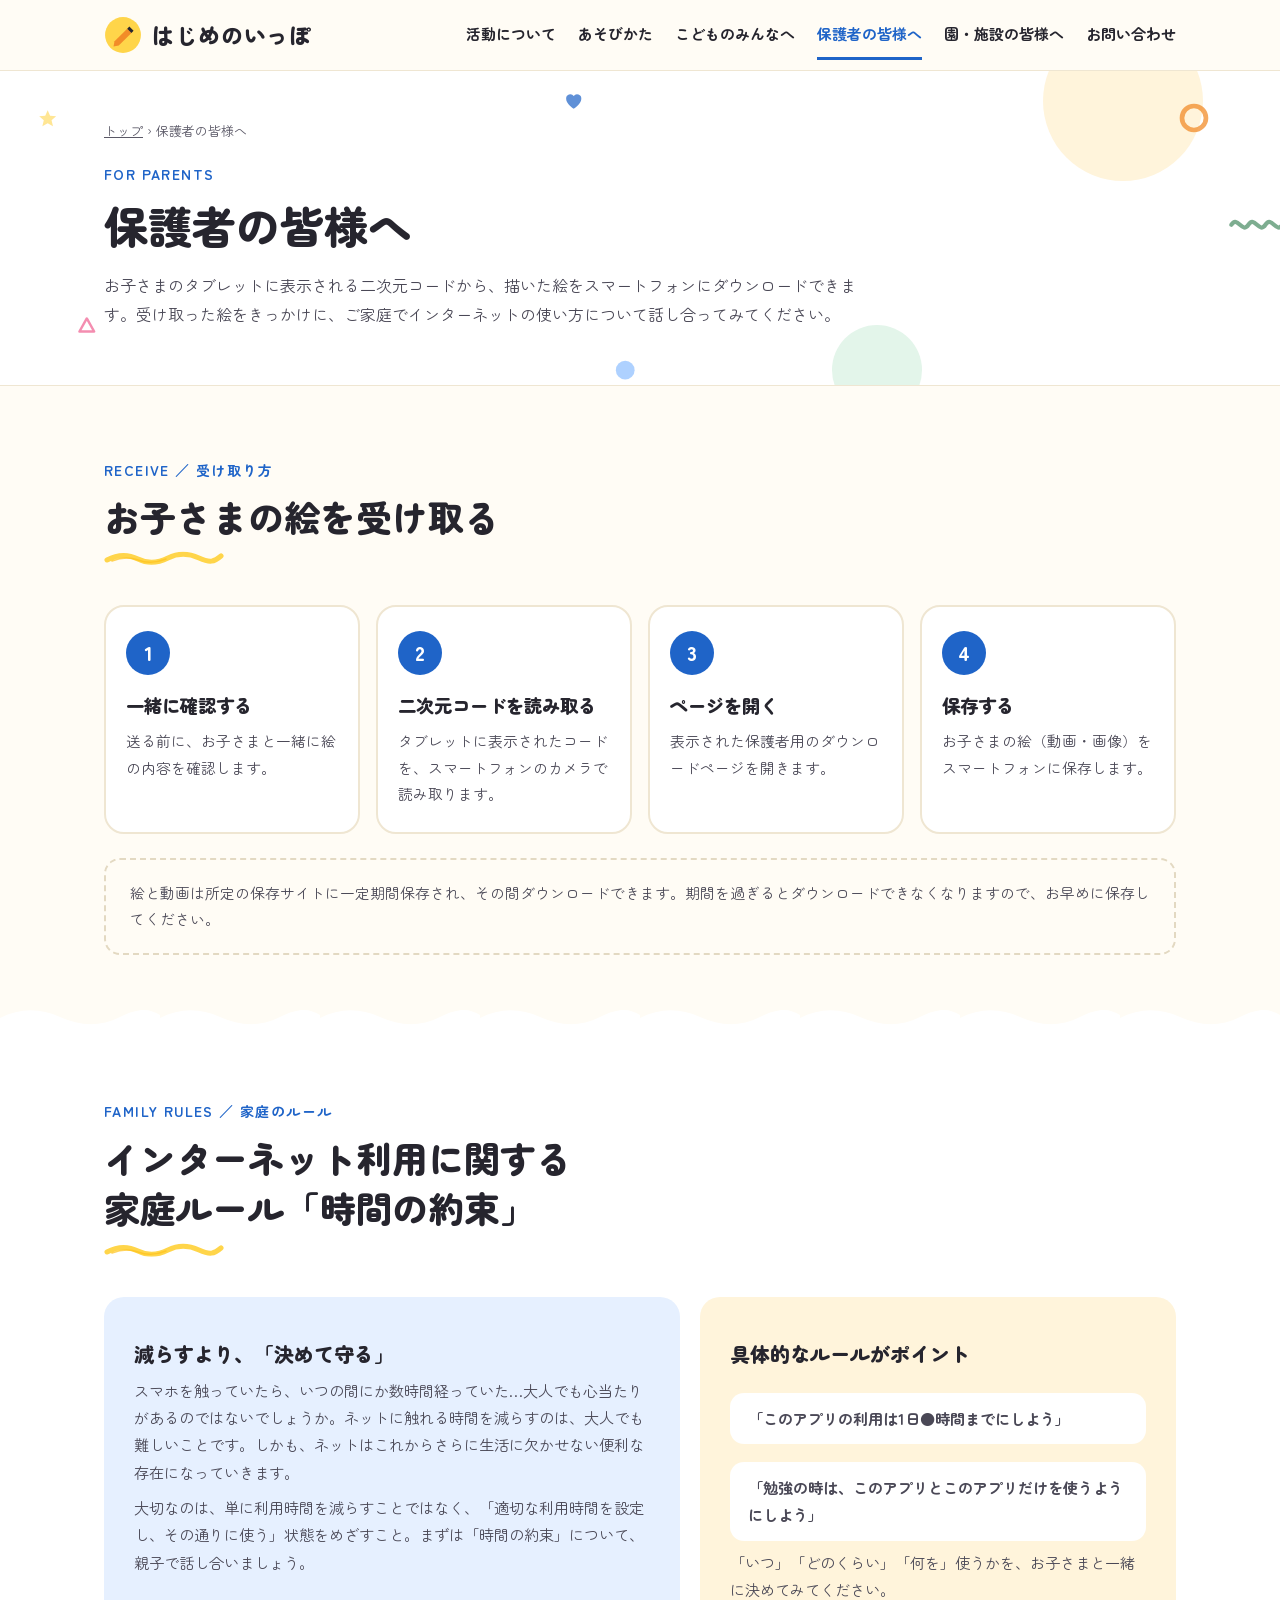
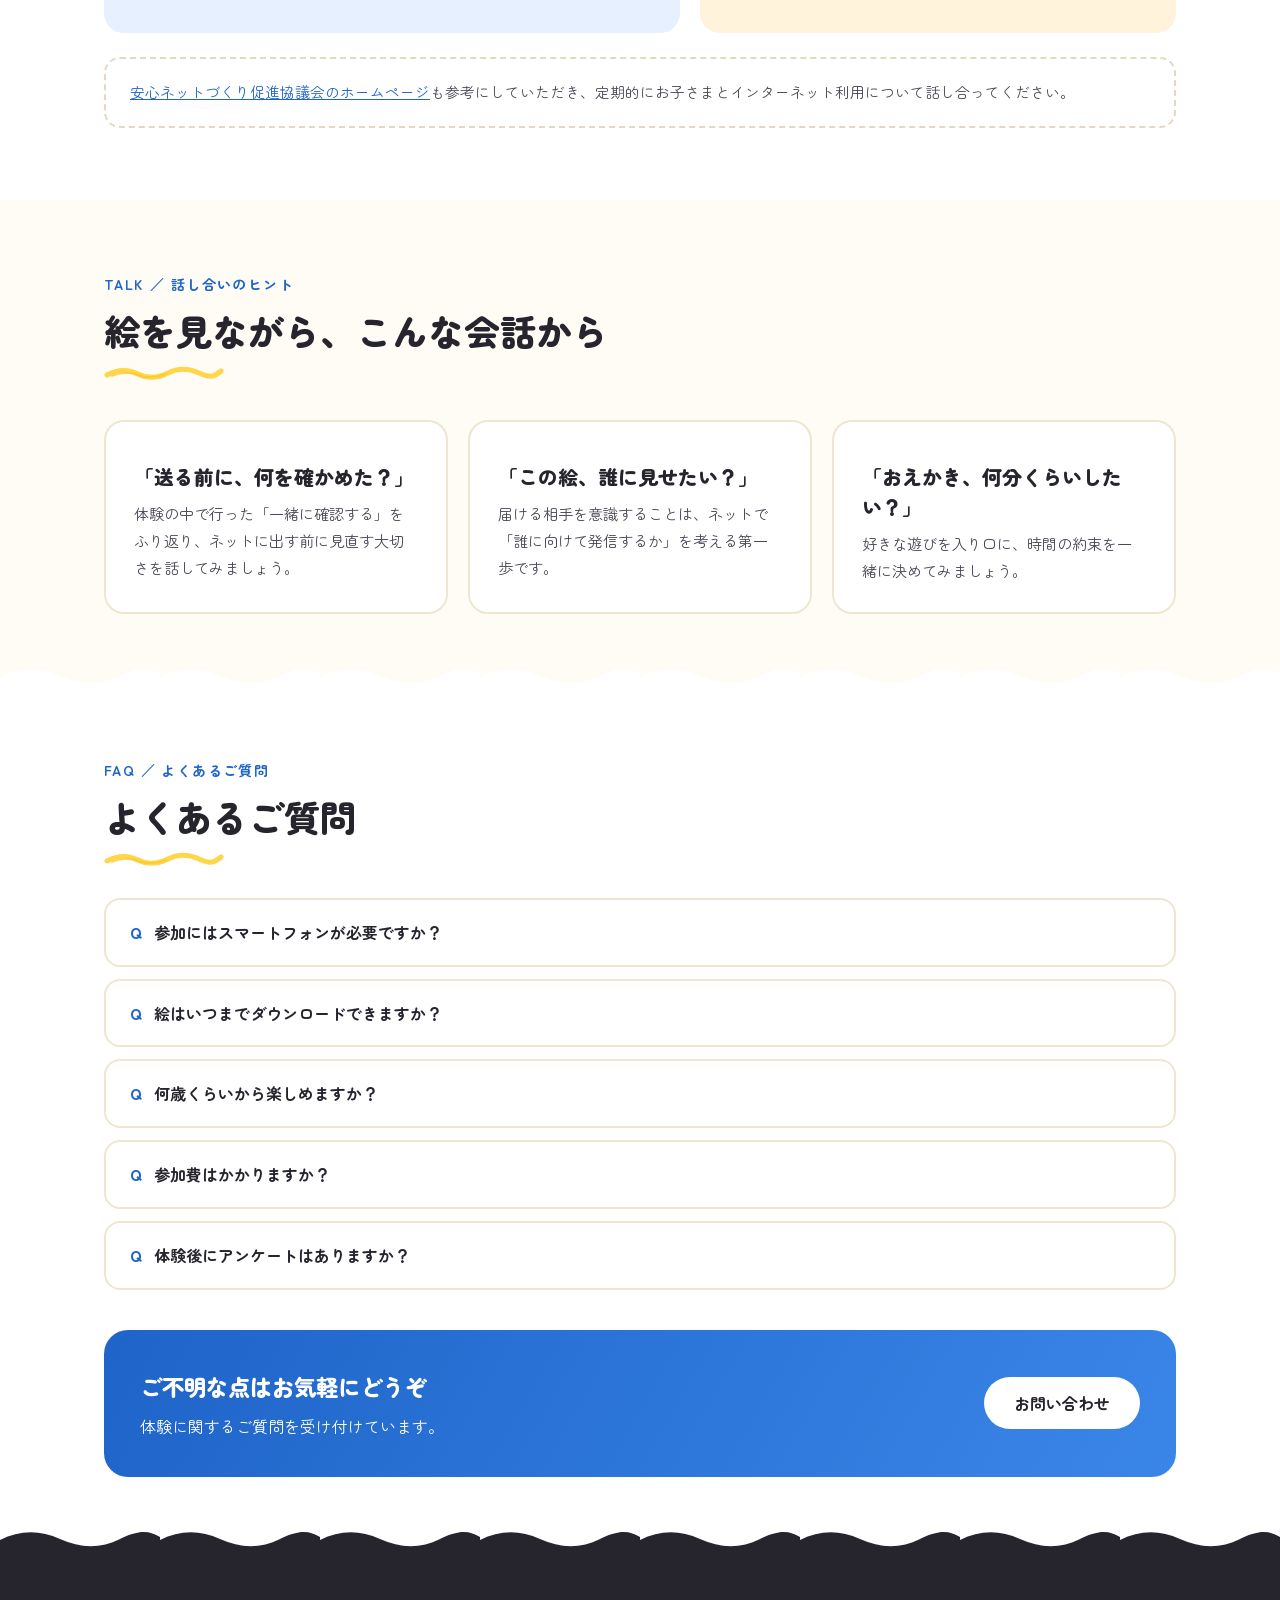
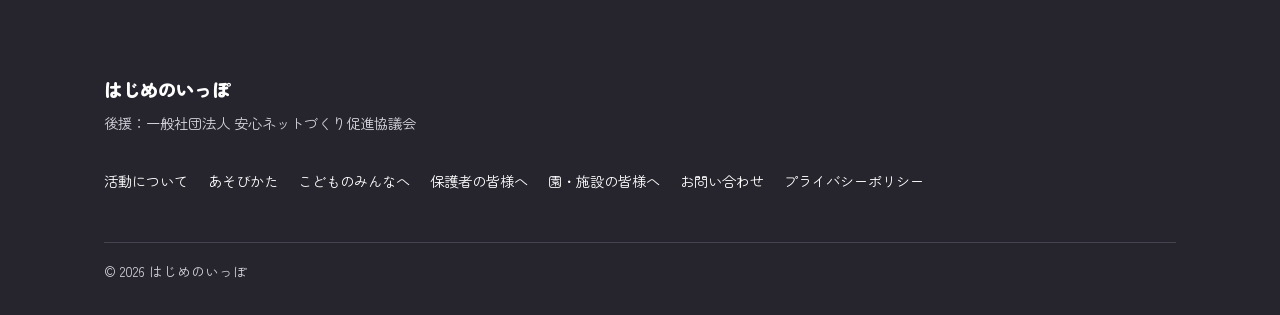
<file: parents.html>
<!DOCTYPE html>
<html lang="ja">
<head>
<meta charset="UTF-8">
<meta name="viewport" content="width=device-width, initial-scale=1">
<meta http-equiv="Content-Security-Policy" content="default-src 'self'; script-src 'self' 'sha256-qDrUIvVjrQTLuBjTXyIrjT9yVUOyb+bt0nBZiQnEf08='; style-src 'self' 'unsafe-inline'; font-src 'self'; img-src 'self' data:; connect-src 'none'; object-src 'none'; base-uri 'self' https://tomoya-univ.github.io; form-action 'none'; upgrade-insecure-requests">
<meta name="referrer" content="strict-origin-when-cross-origin">
<title>保護者の皆様へ｜はじめのいっぽ</title>
<meta name="description" content="お子さまの絵の受け取り方と、ご家庭でのインターネット利用ルールづくりのヒントをご紹介します。体験会の参加方法やよくあるご質問もまとめています。">
<meta property="og:title" content="保護者の皆様へ｜はじめのいっぽ">
<meta property="og:description" content="お子さまの絵の受け取り方と、ご家庭でのインターネット利用ルールづくりのヒントをご紹介します。体験会の参加方法やよくあるご質問もまとめています。">
<meta property="og:type" content="article">
<meta property="og:image" content="https://tomoya-univ.github.io/the-first-step-japan/images/ogp.png">
<meta property="og:image:width" content="1200">
<meta property="og:image:height" content="630">
<meta property="og:image:alt" content="はじめのいっぽ　かいて・みせて・はなそう">
<link rel="icon" href="images/logo.svg" type="image/svg+xml">
<link rel="canonical" href="https://tomoya-univ.github.io/the-first-step-japan/parents.html">
<meta property="og:url" content="https://tomoya-univ.github.io/the-first-step-japan/parents.html">
<meta property="og:site_name" content="はじめのいっぽ">
<meta property="og:locale" content="ja_JP">
<meta name="twitter:card" content="summary_large_image">
<link rel="icon" href="images/favicon-32.png" type="image/png" sizes="32x32">
<link rel="apple-touch-icon" href="images/apple-touch-icon.png">
<meta name="theme-color" content="#FFD54A">
<link rel="preload" href="fonts/zen-maru-gothic-400-a.woff2" as="font" type="font/woff2" crossorigin>
<link rel="preload" href="fonts/zen-maru-gothic-900-a.woff2" as="font" type="font/woff2" crossorigin>
<link rel="stylesheet" href="css/fonts.css?v=dc1370c1">
<script>document.documentElement.classList.add("js");try{if(!sessionStorage.getItem("hjLoaded")){document.documentElement.classList.add("show-loader")}if(sessionStorage.getItem("hjTransit")){sessionStorage.removeItem("hjTransit");document.documentElement.classList.add("arrive")}}catch(e){}</script>
<link rel="stylesheet" href="css/style.css?v=156c1579">
<script src="js/main.js?v=68dcd9bd" defer></script>
<script type="application/ld+json">
{
 "@context": "https://schema.org",
 "@type": "BreadcrumbList",
 "itemListElement": [
  {
   "@type": "ListItem",
   "position": 1,
   "name": "トップ",
   "item": "https://tomoya-univ.github.io/the-first-step-japan/"
  },
  {
   "@type": "ListItem",
   "position": 2,
   "name": "保護者の皆様へ",
   "item": "https://tomoya-univ.github.io/the-first-step-japan/parents.html"
  }
 ]
}
</script>
<script type="application/ld+json">
{
 "@context": "https://schema.org",
 "@type": "FAQPage",
 "mainEntity": [
  {
   "@type": "Question",
   "name": "参加にはスマートフォンが必要ですか？",
   "acceptedAnswer": {
    "@type": "Answer",
    "text": "はい。お子さまの絵を受け取るために、二次元コードを読み取れるスマートフォンをご用意ください。"
   }
  },
  {
   "@type": "Question",
   "name": "絵はいつまでダウンロードできますか？",
   "acceptedAnswer": {
    "@type": "Answer",
    "text": "保存サイトに一定期間保存されます。期間内にダウンロードしてください。"
   }
  },
  {
   "@type": "Question",
   "name": "何歳くらいから楽しめますか？",
   "acceptedAnswer": {
    "@type": "Answer",
    "text": "3歳〜8歳程度のお子さまを対象としています。保護者の方と一緒にお楽しみください。"
   }
  },
  {
   "@type": "Question",
   "name": "参加費はかかりますか？",
   "acceptedAnswer": {
    "@type": "Answer",
    "text": "参加費は無料（0円）です。"
   }
  },
  {
   "@type": "Question",
   "name": "体験後にアンケートはありますか？",
   "acceptedAnswer": {
    "@type": "Answer",
    "text": "体験後は、アンケート（Googleフォーム）へのご協力をお願いしています。いただいた声はアプリの改善に活用させていただきます。"
   }
  }
 ]
}
</script>
</head>
<body>
<div class="loader" aria-hidden="true">
  <div class="loader-inner">
    <svg class="loader-steps" viewBox="0 0 160 64" width="280" height="112"><g transform="translate(18 42)"><g class="print p1" fill="#1F64C8"><ellipse cx="0" cy="0" rx="11" ry="6.5"/><circle cx="13" cy="-4" r="2.4"/><circle cx="15.5" cy="-0.5" r="2.1"/><circle cx="15" cy="3" r="1.8"/><circle cx="12.5" cy="5.8" r="1.5"/></g></g><g transform="translate(56 22)"><g class="print p2" fill="#F28C28"><ellipse cx="0" cy="0" rx="11" ry="6.5"/><circle cx="13" cy="4" r="2.4"/><circle cx="15.5" cy="0.5" r="2.1"/><circle cx="15" cy="-3" r="1.8"/><circle cx="12.5" cy="-5.8" r="1.5"/></g></g><g transform="translate(94 42)"><g class="print p3" fill="#1F64C8"><ellipse cx="0" cy="0" rx="11" ry="6.5"/><circle cx="13" cy="-4" r="2.4"/><circle cx="15.5" cy="-0.5" r="2.1"/><circle cx="15" cy="3" r="1.8"/><circle cx="12.5" cy="5.8" r="1.5"/></g></g><g transform="translate(132 22)"><g class="print p4" fill="#F28C28"><ellipse cx="0" cy="0" rx="11" ry="6.5"/><circle cx="13" cy="4" r="2.4"/><circle cx="15.5" cy="0.5" r="2.1"/><circle cx="15" cy="-3" r="1.8"/><circle cx="12.5" cy="-5.8" r="1.5"/></g></g></svg>
    <p class="loader-title">はじめのいっぽ</p>
    <p class="loader-sub">かいて・みせて・はなそう</p>
  </div>
</div>
<a class="skip-link" href="#main">本文へスキップ</a>

<header class="site-header">
  <div class="container">
    <a class="logo" href="index.html"><img src="images/logo.svg" alt="" width="38" height="38"><span>はじめのいっぽ</span></a>
    <button class="nav-toggle" type="button" aria-expanded="false" aria-controls="global-nav">メニュー</button>
    <nav class="nav" id="global-nav" aria-label="メインメニュー">
      <ul>
        <li><a href="about.html">活動について</a></li>
        <li><a href="howto.html">あそびかた</a></li>
        <li><a href="kids.html">こどものみんなへ</a></li>
        <li><a href="parents.html" aria-current="page">保護者の皆様へ</a></li>
        <li><a href="kindergarten.html">園・施設の皆様へ</a></li>
        <li><a href="contact.html">お問い合わせ</a></li>
      </ul>
    </nav>
  </div>
</header>

<main id="main">

  <section class="page-hero">
    <div class="container">
      <nav class="breadcrumb" aria-label="パンくずリスト"><ol><li><a href="index.html">トップ</a></li><li>保護者の皆様へ</li></ol></nav>
      <p class="eyebrow">FOR PARENTS</p>
      <h1>保護者の皆様へ</h1>
      <p class="lead">お子さまのタブレットに表示される二次元コードから、描いた絵をスマートフォンにダウンロードできます。受け取った絵をきっかけに、ご家庭でインターネットの使い方について話し合ってみてください。</p>
    </div>
  </section>

  <section class="section">
    <div class="container">
      <p class="eyebrow">RECEIVE ／ 受け取り方</p>
      <h2 class="h2">お子さまの絵を受け取る</h2>
      <ol class="steps">
        <li class="step"><span class="step-num">1</span><h3>一緒に確認する</h3><p>送る前に、お子さまと一緒に絵の内容を確認します。</p></li>
        <li class="step"><span class="step-num">2</span><h3>二次元コードを読み取る</h3><p>タブレットに表示されたコードを、スマートフォンのカメラで読み取ります。</p></li>
        <li class="step"><span class="step-num">3</span><h3>ページを開く</h3><p>表示された保護者用のダウンロードページを開きます。</p></li>
        <li class="step"><span class="step-num">4</span><h3>保存する</h3><p>お子さまの絵（動画・画像）をスマートフォンに保存します。</p></li>
      </ol>
      <p class="note">絵と動画は所定の保存サイトに一定期間保存され、その間ダウンロードできます。期間を過ぎるとダウンロードできなくなりますので、お早めに保存してください。</p>
    </div>
  </section>

  <section class="section section--white">
    <div class="container">
      <p class="eyebrow">FAMILY RULES ／ 家庭のルール</p>
      <h2 class="h2">インターネット利用に関する<br>家庭ルール「時間の約束」</h2>
      <div class="cards">
        <div class="card card--blue" style="flex-basis:460px">
          <h3 class="h3">減らすより、「決めて守る」</h3>
          <p>スマホを触っていたら、いつの間にか数時間経っていた…大人でも心当たりがあるのではないでしょうか。ネットに触れる時間を減らすのは、大人でも難しいことです。しかも、ネットはこれからさらに生活に欠かせない便利な存在になっていきます。</p>
          <p>大切なのは、単に利用時間を減らすことではなく、「適切な利用時間を設定し、その通りに使う」状態をめざすこと。まずは「時間の約束」について、親子で話し合いましょう。</p>
        </div>
        <div class="card card--yellow" style="flex-basis:360px">
          <h3 class="h3">具体的なルールがポイント</h3>
          <div class="quotes">
            <p class="quote">「このアプリの利用は1日●時間までにしよう」</p>
            <p class="quote">「勉強の時は、このアプリとこのアプリだけを使うようにしよう」</p>
          </div>
          <p>「いつ」「どのくらい」「何を」使うかを、お子さまと一緒に決めてみてください。</p>
        </div>
      </div>
      <p class="note"><a href="https://www.good-net.jp/" target="_blank" rel="noopener">安心ネットづくり促進協議会のホームページ</a>も参考にしていただき、定期的にお子さまとインターネット利用について話し合ってください。</p>
    </div>
  </section>

  <section class="section">
    <div class="container">
      <p class="eyebrow">TALK ／ 話し合いのヒント</p>
      <h2 class="h2">絵を見ながら、こんな会話から</h2>
      <div class="cards">
        <div class="card"><h3 class="h3">「送る前に、何を確かめた？」</h3><p>体験の中で行った「一緒に確認する」をふり返り、ネットに出す前に見直す大切さを話してみましょう。</p></div>
        <div class="card"><h3 class="h3">「この絵、誰に見せたい？」</h3><p>届ける相手を意識することは、ネットで「誰に向けて発信するか」を考える第一歩です。</p></div>
        <div class="card"><h3 class="h3">「おえかき、何分くらいしたい？」</h3><p>好きな遊びを入り口に、時間の約束を一緒に決めてみましょう。</p></div>
      </div>
    </div>
  </section>

  <section class="section section--white">
    <div class="container">
      <p class="eyebrow">FAQ ／ よくあるご質問</p>
      <h2 class="h2">よくあるご質問</h2>
      <div class="faq">
        <details>
          <summary>参加にはスマートフォンが必要ですか？</summary>
          <div class="answer"><p>はい。お子さまの絵を受け取るために、二次元コードを読み取れるスマートフォンをご用意ください。</p></div>
        </details>
        <details>
          <summary>絵はいつまでダウンロードできますか？</summary>
          <div class="answer"><p>保存サイトに一定期間保存されます。期間内にダウンロードしてください。</p></div>
        </details>
        <details>
          <summary>何歳くらいから楽しめますか？</summary>
          <div class="answer"><p>3歳〜8歳程度のお子さまを対象としています。保護者の方と一緒にお楽しみください。</p></div>
        </details>
        <details>
          <summary>参加費はかかりますか？</summary>
          <div class="answer"><p>参加費は無料（0円）です。</p></div>
        </details>
        <details>
          <summary>体験後にアンケートはありますか？</summary>
          <div class="answer"><p>体験後は、<a href="https://docs.google.com/forms/d/e/1FAIpQLSeSsKOuJhGD9UGZ8E6jemL_Nk5T4xK1qRYUpNFR01FmteaucQ/viewform" target="_blank" rel="noopener">アンケート（Googleフォーム）</a>へのご協力をお願いしています。いただいた声はアプリの改善に活用させていただきます。</p></div>
        </details>
      </div>
      <div class="cta-band">
        <div>
          <h2>ご不明な点はお気軽にどうぞ</h2>
          <p>体験に関するご質問を受け付けています。</p>
        </div>
        <a class="btn btn-white" href="contact.html">お問い合わせ</a>
      </div>
    </div>
  </section>

</main>

<footer class="site-footer">
  <div class="container">
    <div>
      <p class="brand">はじめのいっぽ</p>
      <p class="org">後援：一般社団法人 安心ネットづくり促進協議会</p>
    </div>
    <nav class="footer-nav" aria-label="フッターメニュー">
      <ul>
        <li><a href="about.html">活動について</a></li>
        <li><a href="howto.html">あそびかた</a></li>
        <li><a href="kids.html">こどものみんなへ</a></li>
        <li><a href="parents.html">保護者の皆様へ</a></li>
        <li><a href="kindergarten.html">園・施設の皆様へ</a></li>
        <li><a href="contact.html">お問い合わせ</a></li>
        <li><a href="privacy.html">プライバシーポリシー</a></li>
      </ul>
    </nav>
    <p class="copyright">© 2026 はじめのいっぽ</p>
  </div>
</footer>
</body>
</html>
</file>
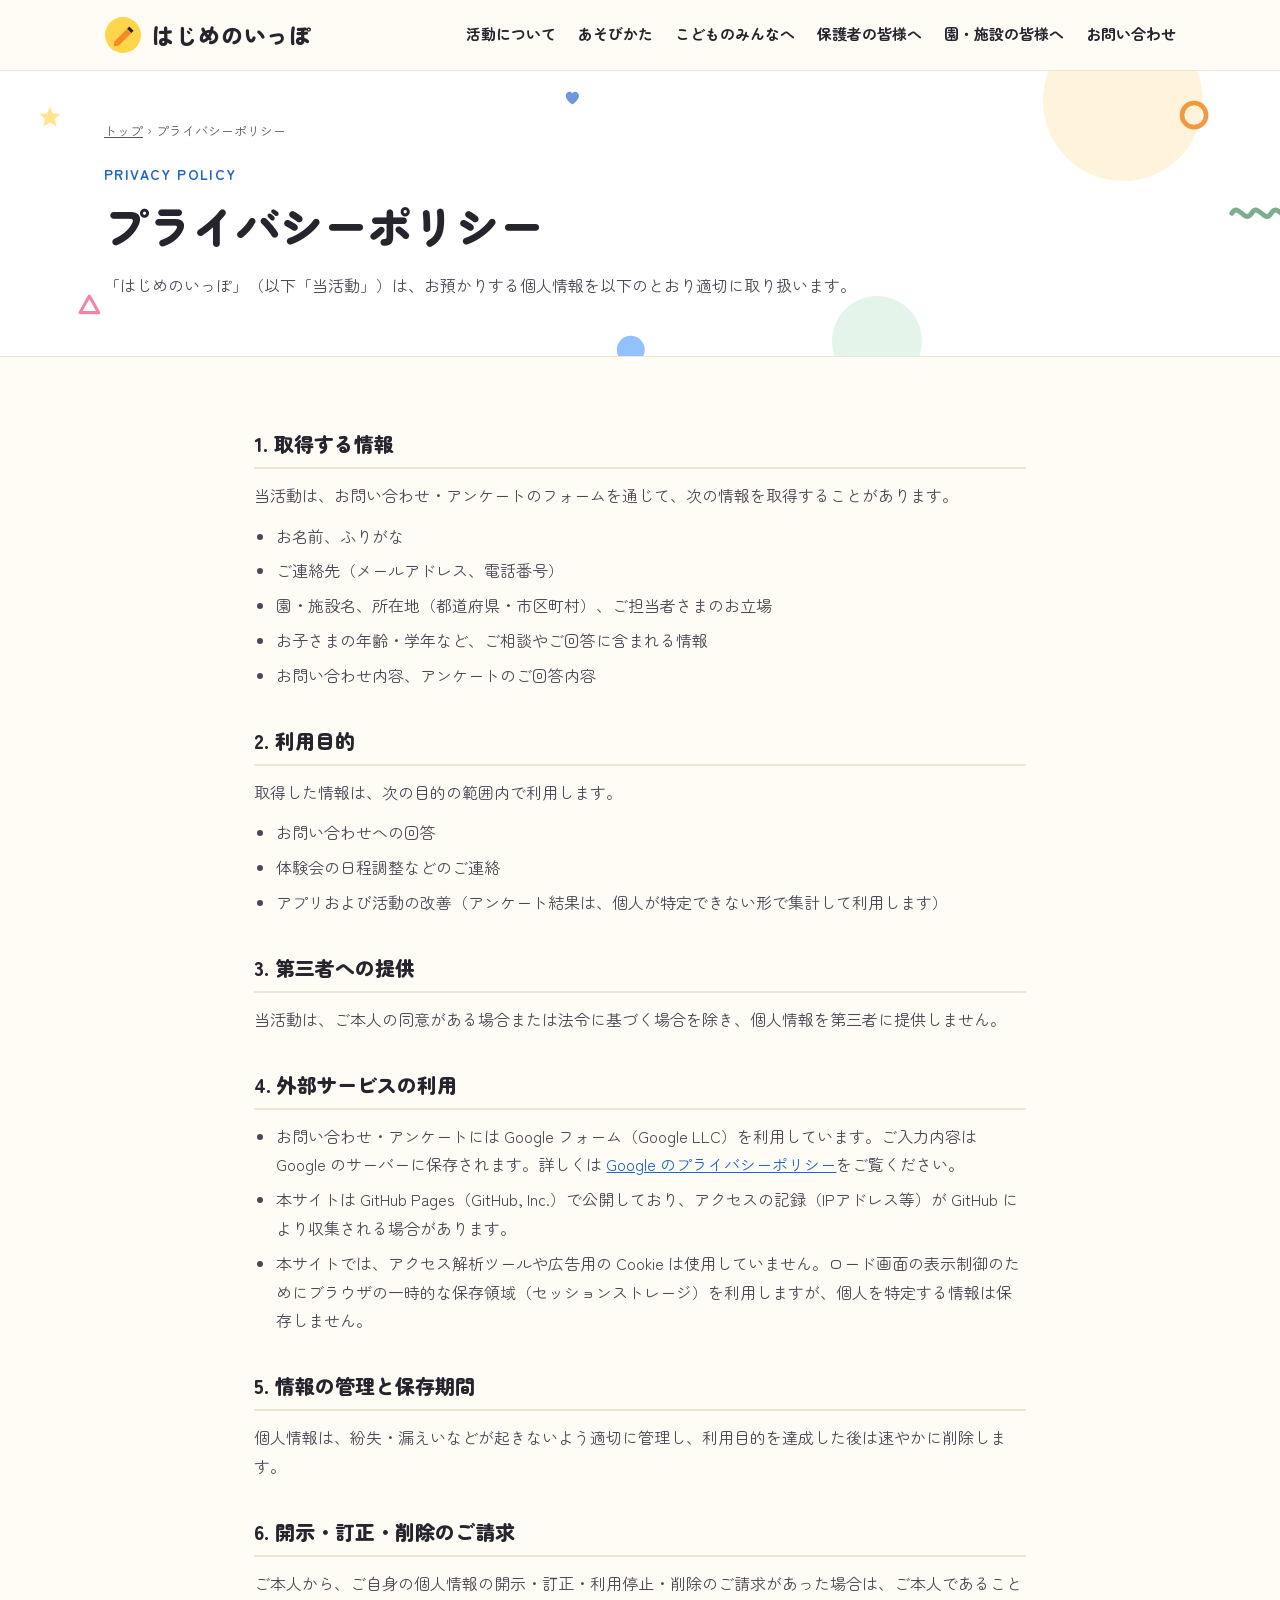
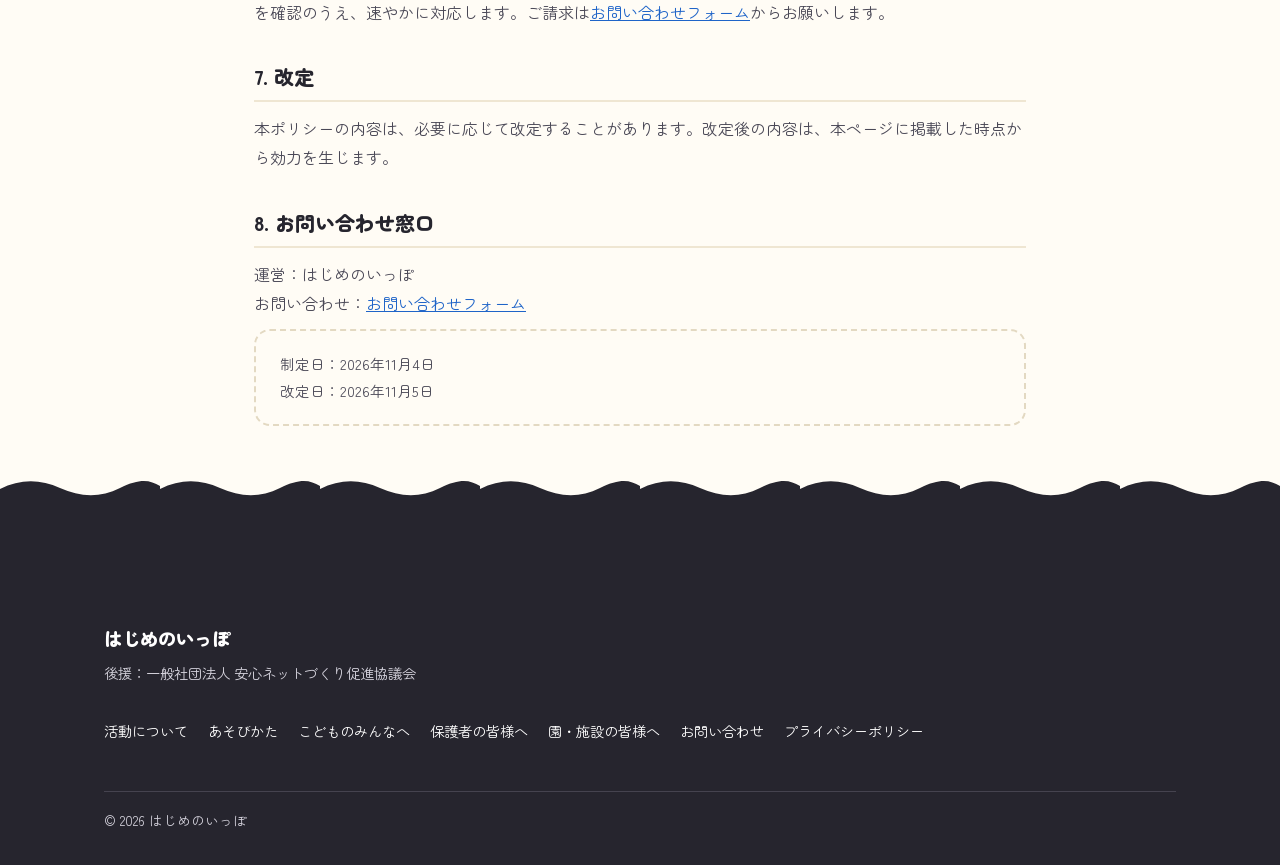
<file: privacy.html>
<!DOCTYPE html>
<html lang="ja">
<head>
<meta charset="UTF-8">
<meta name="viewport" content="width=device-width, initial-scale=1">
<meta http-equiv="Content-Security-Policy" content="default-src 'self'; script-src 'self' 'sha256-qDrUIvVjrQTLuBjTXyIrjT9yVUOyb+bt0nBZiQnEf08='; style-src 'self' 'unsafe-inline'; font-src 'self'; img-src 'self' data:; connect-src 'none'; object-src 'none'; base-uri 'self' https://tomoya-univ.github.io; form-action 'none'; upgrade-insecure-requests">
<meta name="referrer" content="strict-origin-when-cross-origin">
<title>プライバシーポリシー｜はじめのいっぽ</title>
<meta name="description" content="はじめのいっぽにおける個人情報の取り扱いについて。お問い合わせフォームでお預かりする情報の利用目的、外部サービスの利用、管理の方法などをご説明します。">
<meta property="og:title" content="プライバシーポリシー｜はじめのいっぽ">
<meta property="og:description" content="はじめのいっぽにおける個人情報の取り扱いについて。お問い合わせフォームでお預かりする情報の利用目的、外部サービスの利用、管理の方法などをご説明します。">
<meta property="og:type" content="article">
<meta property="og:image" content="https://tomoya-univ.github.io/the-first-step-japan/images/ogp.png">
<meta property="og:image:width" content="1200">
<meta property="og:image:height" content="630">
<meta property="og:image:alt" content="はじめのいっぽ　かいて・みせて・はなそう">
<link rel="icon" href="images/logo.svg" type="image/svg+xml">
<link rel="canonical" href="https://tomoya-univ.github.io/the-first-step-japan/privacy.html">
<meta property="og:url" content="https://tomoya-univ.github.io/the-first-step-japan/privacy.html">
<meta property="og:site_name" content="はじめのいっぽ">
<meta property="og:locale" content="ja_JP">
<meta name="twitter:card" content="summary_large_image">
<link rel="icon" href="images/favicon-32.png" type="image/png" sizes="32x32">
<link rel="apple-touch-icon" href="images/apple-touch-icon.png">
<meta name="theme-color" content="#FFD54A">
<link rel="preload" href="fonts/zen-maru-gothic-400-a.woff2" as="font" type="font/woff2" crossorigin>
<link rel="preload" href="fonts/zen-maru-gothic-900-a.woff2" as="font" type="font/woff2" crossorigin>
<link rel="stylesheet" href="css/fonts.css?v=dc1370c1">
<script>document.documentElement.classList.add("js");try{if(!sessionStorage.getItem("hjLoaded")){document.documentElement.classList.add("show-loader")}if(sessionStorage.getItem("hjTransit")){sessionStorage.removeItem("hjTransit");document.documentElement.classList.add("arrive")}}catch(e){}</script>
<link rel="stylesheet" href="css/style.css?v=156c1579">
<script src="js/main.js?v=68dcd9bd" defer></script>
<script type="application/ld+json">
{
 "@context": "https://schema.org",
 "@type": "BreadcrumbList",
 "itemListElement": [
  {
   "@type": "ListItem",
   "position": 1,
   "name": "トップ",
   "item": "https://tomoya-univ.github.io/the-first-step-japan/"
  },
  {
   "@type": "ListItem",
   "position": 2,
   "name": "プライバシーポリシー",
   "item": "https://tomoya-univ.github.io/the-first-step-japan/privacy.html"
  }
 ]
}
</script>
</head>
<body>
<div class="loader" aria-hidden="true">
  <div class="loader-inner">
    <svg class="loader-steps" viewBox="0 0 160 64" width="280" height="112"><g transform="translate(18 42)"><g class="print p1" fill="#1F64C8"><ellipse cx="0" cy="0" rx="11" ry="6.5"/><circle cx="13" cy="-4" r="2.4"/><circle cx="15.5" cy="-0.5" r="2.1"/><circle cx="15" cy="3" r="1.8"/><circle cx="12.5" cy="5.8" r="1.5"/></g></g><g transform="translate(56 22)"><g class="print p2" fill="#F28C28"><ellipse cx="0" cy="0" rx="11" ry="6.5"/><circle cx="13" cy="4" r="2.4"/><circle cx="15.5" cy="0.5" r="2.1"/><circle cx="15" cy="-3" r="1.8"/><circle cx="12.5" cy="-5.8" r="1.5"/></g></g><g transform="translate(94 42)"><g class="print p3" fill="#1F64C8"><ellipse cx="0" cy="0" rx="11" ry="6.5"/><circle cx="13" cy="-4" r="2.4"/><circle cx="15.5" cy="-0.5" r="2.1"/><circle cx="15" cy="3" r="1.8"/><circle cx="12.5" cy="5.8" r="1.5"/></g></g><g transform="translate(132 22)"><g class="print p4" fill="#F28C28"><ellipse cx="0" cy="0" rx="11" ry="6.5"/><circle cx="13" cy="4" r="2.4"/><circle cx="15.5" cy="0.5" r="2.1"/><circle cx="15" cy="-3" r="1.8"/><circle cx="12.5" cy="-5.8" r="1.5"/></g></g></svg>
    <p class="loader-title">はじめのいっぽ</p>
    <p class="loader-sub">かいて・みせて・はなそう</p>
  </div>
</div>
<a class="skip-link" href="#main">本文へスキップ</a>

<header class="site-header">
  <div class="container">
    <a class="logo" href="index.html"><img src="images/logo.svg" alt="" width="38" height="38"><span>はじめのいっぽ</span></a>
    <button class="nav-toggle" type="button" aria-expanded="false" aria-controls="global-nav">メニュー</button>
    <nav class="nav" id="global-nav" aria-label="メインメニュー">
      <ul>
        <li><a href="about.html">活動について</a></li>
        <li><a href="howto.html">あそびかた</a></li>
        <li><a href="kids.html">こどものみんなへ</a></li>
        <li><a href="parents.html">保護者の皆様へ</a></li>
        <li><a href="kindergarten.html">園・施設の皆様へ</a></li>
        <li><a href="contact.html">お問い合わせ</a></li>
      </ul>
    </nav>
  </div>
</header>

<main id="main">

  <section class="page-hero">
    <div class="container">
      <nav class="breadcrumb" aria-label="パンくずリスト"><ol><li><a href="index.html">トップ</a></li><li>プライバシーポリシー</li></ol></nav>
      <p class="eyebrow">PRIVACY POLICY</p>
      <h1>プライバシーポリシー</h1>
      <p class="lead">「はじめのいっぽ」（以下「当活動」）は、お預かりする個人情報を以下のとおり適切に取り扱います。</p>
    </div>
  </section>

  <section class="section">
    <div class="container policy" style="max-width:820px">
      <h2 class="h3">1. 取得する情報</h2>
      <p>当活動は、お問い合わせ・アンケートのフォームを通じて、次の情報を取得することがあります。</p>
      <ul>
        <li>お名前、ふりがな</li>
        <li>ご連絡先（メールアドレス、電話番号）</li>
        <li>園・施設名、所在地（都道府県・市区町村）、ご担当者さまのお立場</li>
        <li>お子さまの年齢・学年など、ご相談やご回答に含まれる情報</li>
        <li>お問い合わせ内容、アンケートのご回答内容</li>
      </ul>

      <h2 class="h3">2. 利用目的</h2>
      <p>取得した情報は、次の目的の範囲内で利用します。</p>
      <ul>
        <li>お問い合わせへの回答</li>
        <li>体験会の日程調整などのご連絡</li>
        <li>アプリおよび活動の改善（アンケート結果は、個人が特定できない形で集計して利用します）</li>
      </ul>

      <h2 class="h3">3. 第三者への提供</h2>
      <p>当活動は、ご本人の同意がある場合または法令に基づく場合を除き、個人情報を第三者に提供しません。</p>

      <h2 class="h3">4. 外部サービスの利用</h2>
      <ul>
        <li>お問い合わせ・アンケートには Google フォーム（Google LLC）を利用しています。ご入力内容は Google のサーバーに保存されます。詳しくは <a href="https://policies.google.com/privacy?hl=ja" target="_blank" rel="noopener">Google のプライバシーポリシー</a>をご覧ください。</li>
        <li>本サイトは GitHub Pages（GitHub, Inc.）で公開しており、アクセスの記録（IPアドレス等）が GitHub により収集される場合があります。</li>
        <li>本サイトでは、アクセス解析ツールや広告用の Cookie は使用していません。ロード画面の表示制御のためにブラウザの一時的な保存領域（セッションストレージ）を利用しますが、個人を特定する情報は保存しません。</li>
      </ul>

      <h2 class="h3">5. 情報の管理と保存期間</h2>
      <p>個人情報は、紛失・漏えいなどが起きないよう適切に管理し、利用目的を達成した後は速やかに削除します。</p>

      <h2 class="h3">6. 開示・訂正・削除のご請求</h2>
      <p>ご本人から、ご自身の個人情報の開示・訂正・利用停止・削除のご請求があった場合は、ご本人であることを確認のうえ、速やかに対応します。ご請求は<a href="https://docs.google.com/forms/d/e/1FAIpQLSeSsKOuJhGD9UGZ8E6jemL_Nk5T4xK1qRYUpNFR01FmteaucQ/viewform" target="_blank" rel="noopener">お問い合わせフォーム</a>からお願いします。</p>

      <h2 class="h3">7. 改定</h2>
      <p>本ポリシーの内容は、必要に応じて改定することがあります。改定後の内容は、本ページに掲載した時点から効力を生じます。</p>

      <h2 class="h3">8. お問い合わせ窓口</h2>
      <p>運営：はじめのいっぽ<br>お問い合わせ：<a href="https://docs.google.com/forms/d/e/1FAIpQLSeSsKOuJhGD9UGZ8E6jemL_Nk5T4xK1qRYUpNFR01FmteaucQ/viewform" target="_blank" rel="noopener">お問い合わせフォーム</a></p>

      <p class="note">制定日：2026年11月4日<br>改定日：2026年11月5日</p>
    </div>
  </section>

</main>

<footer class="site-footer">
  <div class="container">
    <div>
      <p class="brand">はじめのいっぽ</p>
      <p class="org">後援：一般社団法人 安心ネットづくり促進協議会</p>
    </div>
    <nav class="footer-nav" aria-label="フッターメニュー">
      <ul>
        <li><a href="about.html">活動について</a></li>
        <li><a href="howto.html">あそびかた</a></li>
        <li><a href="kids.html">こどものみんなへ</a></li>
        <li><a href="parents.html">保護者の皆様へ</a></li>
        <li><a href="kindergarten.html">園・施設の皆様へ</a></li>
        <li><a href="contact.html">お問い合わせ</a></li>
        <li><a href="privacy.html">プライバシーポリシー</a></li>
      </ul>
    </nav>
    <p class="copyright">© 2026 はじめのいっぽ</p>
  </div>
</footer>
</body>
</html>
</file>
<file: css/fonts.css>
/* Zen Maru Gothic（SIL Open Font License 1.1）をサイト内に置いたもの。fonts/OFL.txt 参照 */
@font-face { font-family: "Zen Maru Gothic"; font-style: normal; font-weight: 400; font-display: swap; src: url("../fonts/zen-maru-gothic-400-a.woff2") format("woff2"); unicode-range: U+20-7E,U+A0-FF,U+2010,U+2013-2014,U+2016,U+2018-201A,U+201C-201E,U+2020-2022,U+2025-2026,U+2030,U+2032-2033,U+2039-203B,U+2044,U+2190-2193,U+25A0,U+25B2,U+25CB,U+25CF,U+2605-2606,U+3000-3015,U+301C-301D,U+301F-3020,U+3041-3094,U+309B-309E,U+30A1-30FE,U+4E00,U+4E07,U+4E09-4E0B,U+4E0D,U+4E26,U+4E2D,U+4E38,U+4E3B,U+4E57,U+4E86,U+4E8B-4E8C,U+4EBA,U+4ECA-4ECB,U+4ED5-4ED6,U+4ED8,U+4EE4-4EE5,U+4EEE,U+4EF2,U+4F1A,U+4F1D,U+4F38,U+4F4D-4F4E,U+4F53,U+4F55,U+4F5C,U+4F7F,U+4F8B,U+4F9B,U+4F9D,U+4FBF,U+4FC3,U+4FDD,U+4FE1,U+500B,U+501F,U+505C,U+5099,U+50CF,U+5143,U+5148-5149,U+5150,U+5165,U+5168,U+516C,U+5171,U+5177,U+5185-5186,U+518D,U+51FA,U+5206-5207,U+521D,U+5229,U+5236,U+524A,U+524D,U+5272,U+529B,U+52A0,U+52B9,U+52C9,U+52D5,U+52D9,U+52DF,U+533A,U+5354,U+5358,U+5370,U+53C2,U+53CB,U+53CE,U+53D6-53D7,U+53E3,U+53EF,U+53F3,U+53F7,U+5408,U+540C-540D,U+5411,U+542B,U+5439,U+544A,U+554F,U+5553,U+5584,U+55B6,U+56DE,U+56E3,U+56F2-56F3,U+5712,U+5728,U+5730,U+578B,U+57DF,U+57FA,U+5831,U+5834,U+5883,U+58F0,U+5909,U+5915-5916,U+591A,U+591C,U+5927,U+592A,U+5931,U+597D,U+59CB,U+5B50,U+5B57-5B58,U+5B63,U+5B66,U+5B88-5B89,U+5B8C,U+5B9A,U+5B9F,U+5BB6,U+5BB9,U+5BFE,U+5C0F,U+5C11,U+5C3E,U+5C4A,U+5C64,U+5DE6,U+5DEE,U+5E02-5E03,U+5E2F-5E30,U+5E55,U+5E74,U+5E7C,U+5E83,U+5E9C,U+5EA6,U+5EAD,U+5F15,U+5F37,U+5F3E,U+5F53,U+5F62,U+5F79,U+5F85,U+5F8C,U+5F97,U+5FA1,U+5FC3,U+5FC5,U+5FDC,U+6027,U+60C5,U+60F3,U+610F,U+611F,U+614B,U+6163,U+6210,U+623B,U+6240,U+624B,U+6253,U+6271,U+6280,U+6295,U+629C,U+62BC,U+62C5,U+6307,U+63A2,U+63B2,U+63CF-63D0,U+63F4,U+63FA,U+643A,U+64CD,U+6539,U+6559,U+6563,U+6570,U+6574,U+6587,U+6599,U+65B0,U+65B9,U+65BD,U+65CF,U+65E2,U+65E5,U+65E9,U+660E,U+661F,U+663C,U+6642,U+666F,U+66F8,U+66FF-6700,U+6708,U+671D,U+671F,U+672B-672C,U+6750-6751,U+675F,U+6790,U+679A,U+679C,U+6848,U+685C,U+691C,U+697D,U+6982,U+69D8,U+6A2A,U+6A5F,U+6B20-6B21,U+6B53,U+6B62-6B63,U+6B69,U+6B73,U+6B8B,U+6BB5,U+6C17,U+6C42,U+6C7A,U+6CBF,U+6CC1,U+6CD5,U+6CE2,U+6CE8,U+6D3B,U+6D3E,U+6D41,U+6D6E,U+6D88,U+6E1B,U+6E96,U+6F02,U+6F0F,U+6F14,U+70B9,U+7121,U+7136,U+7167,U+7247,U+7279,U+72B6,U+7389,U+7406,U+74B0,U+751F,U+7528,U+7531,U+753A-753B,U+756A,U+767A-767B,U+7684,U+7686,U+76EE,U+76F4,U+76F8,U+7701,U+770C,U+77E2,U+77E5,U+77ED,U+78BA,U+793A,U+793E,U+79D2,U+79FB,U+7A0B,U+7A1A,U+7A3F,U+7A7A,U+7A93,U+7ACB,U+7AEF,U+7B2C,U+7B49,U+7B54,U+7B56,U+7BA1,U+7BC0,U+7BC4,U+7D04,U+7D19,U+7D1B,U+7D20,U+7D30,U+7D39,U+7D42,U+7D44,U+7D4C,U+7D50,U+7D61,U+7D75,U+7D9A,U+7DCF,U+7DD2,U+7DDA,U+7E26,U+7F6E,U+7FD2,U+8003,U+8005,U+805E,U+80B2,U+80CC,U+80FD,U+81EA,U+821E,U+822C,U+8272,U+843D,U+8449,U+884C,U+8853,U+8868,U+8907,U+8981,U+8986,U+898B,U+8996,U+89A7,U+89AA,U+89E3,U+89E6,U+8A00,U+8A02,U+8A08,U+8A0E,U+8A18,U+8A2D,U+8A66,U+8A71,U+8A73,U+8A8D,U+8A9E,U+8AAC-8AAD,U+8AB0,U+8ABF,U+8AC7,U+8ACB,U+8B58,U+8B70,U+8B77,U+8C61,U+8CA0,U+8CBB,U+8CC7,U+8CEA,U+8D70,U+8D77,U+8DB3,U+8DE1,U+8DF3,U+8E0F,U+8EAB,U+8EFD,U+8F09,U+8FBC,U+8FCE,U+8FD1,U+8FD4,U+9001,U+9014,U+901A,U+901F,U+9023,U+9032,U+904A-904B,U+904E,U+9053-9054,U+9069,U+9078,U+90E8,U+90FD,U+914D,U+91CD,U+9332,U+9577,U+9589,U+958B,U+9593,U+95A2,U+95B2,U+9632,U+964D,U+9664,U+967D,U+968E,U+969B,U+96A0,U+96C6,U+96E3,U+96EA,U+96FB,U+9762,U+9805-9806,U+9810,U+9818,U+983C,U+9858,U+98DB,U+98DF,U+98FE,U+9A13,U+9ED2,U+9F62,U+FF01-FF03,U+FF05-FF0C,U+FF0E-FF5D; }
@font-face { font-family: "Zen Maru Gothic"; font-style: normal; font-weight: 400; font-display: swap; src: url("../fonts/zen-maru-gothic-400-b.woff2") format("woff2"); unicode-range: U+7F-9F,U+100-200F,U+2011-2012,U+2015,U+2017,U+201B,U+201F,U+2023-2024,U+2027-202F,U+2031,U+2034-2038,U+203C-2043,U+2045-218F,U+2194-259F,U+25A1-25B1,U+25B3-25CA,U+25CC-25CE,U+25D0-2604,U+2607-2FFF,U+3016-301B,U+301E,U+3021-3040,U+3095-309A,U+309F-30A0,U+30FF-4DFF,U+4E01-4E06,U+4E08,U+4E0C,U+4E0E-4E25,U+4E27-4E2C,U+4E2E-4E37,U+4E39-4E3A,U+4E3C-4E56,U+4E58-4E85,U+4E87-4E8A,U+4E8D-4EB9,U+4EBB-4EC9,U+4ECC-4ED4,U+4ED7,U+4ED9-4EE3,U+4EE6-4EED,U+4EEF-4EF1,U+4EF3-4F19,U+4F1B-4F1C,U+4F1E-4F37,U+4F39-4F4C,U+4F4F-4F52,U+4F54,U+4F56-4F5B,U+4F5D-4F7E,U+4F80-4F8A,U+4F8C-4F9A,U+4F9C,U+4F9E-4FBE,U+4FC0-4FC2,U+4FC4-4FDC,U+4FDE-4FE0,U+4FE2-500A,U+500C-501E,U+5020-505B,U+505D-5098,U+509A-50CE,U+50D0-5142,U+5144-5147,U+514A-514F,U+5151-5164,U+5166-5167,U+5169-516B,U+516D-5170,U+5172-5176,U+5178-5184,U+5187-518C,U+518E-51F9,U+51FB-5205,U+5208-521C,U+521E-5228,U+522A-5235,U+5237-5249,U+524B-524C,U+524E-5271,U+5273-529A,U+529C-529F,U+52A1-52B8,U+52BA-52C8,U+52CA-52D4,U+52D6-52D8,U+52DA-52DE,U+52E0-5339,U+533B-5353,U+5355-5357,U+5359-536F,U+5371-53C1,U+53C3-53CA,U+53CC-53CD,U+53CF-53D5,U+53D8-53E2,U+53E4-53EE,U+53F0-53F2,U+53F4-53F6,U+53F8-5407,U+5409-540B,U+540E-5410,U+5412-542A,U+542C-5438,U+543A-5449,U+544B-554E,U+5550-5552,U+5554-5583,U+5585-55B5,U+55B7-56DD,U+56DF-56E2,U+56E4-56F1,U+56F4-5711,U+5713-5727,U+5729-572F,U+5731-578A,U+578C-57DE,U+57E0-57F9,U+57FB-5830,U+5832-5833,U+5835-5882,U+5884-58EF,U+58F1-5908,U+590A-5914,U+5917-5919,U+591B,U+591D-5926,U+5928-5929,U+592B-5930,U+5932-597C,U+597E-59CA,U+59CC-5B4F,U+5B51-5B56,U+5B59-5B62,U+5B64-5B65,U+5B67-5B87,U+5B8A-5B8B,U+5B8D-5B99,U+5B9B-5B9E,U+5BA0-5BB5,U+5BB7-5BB8,U+5BBA-5BFD,U+5BFF-5C0E,U+5C10,U+5C12-5C3D,U+5C3F-5C49,U+5C4B-5C63,U+5C65-5DE5,U+5DE7-5DED,U+5DEF-5E01,U+5E04-5E2E,U+5E31-5E54,U+5E56-5E73,U+5E75-5E7B,U+5E7D-5E82,U+5E84-5E9B,U+5E9D-5EA5,U+5EA7-5EAC,U+5EAE-5F14,U+5F16-5F36,U+5F38-5F3D,U+5F3F-5F52,U+5F54-5F61,U+5F63-5F78,U+5F7A-5F84,U+5F86-5F8B,U+5F8D-5F96,U+5F98-5FA0,U+5FA2-5FC2,U+5FC4,U+5FC6-5FDB,U+5FDD-6026,U+6028-60C4,U+60C6-60F2,U+60F4-610E,U+6110-611E,U+6120-614A,U+614C-6162,U+6164-620F,U+6211-623A,U+623C-623F,U+6241-624A,U+624C-6252,U+6254-6270,U+6272-627F,U+6281-6294,U+6296-629B,U+629D-62BB,U+62BD-62C4,U+62C6-6306,U+6308-63A1,U+63A3-63B1,U+63B3-63CE,U+63D1-63F3,U+63F5-63F9,U+63FB-6439,U+643B-64CC,U+64CE-6538,U+653A-6558,U+655A-6562,U+6564-656F,U+6571-6573,U+6575-6586,U+6588-6598,U+659A-65AF,U+65B1-65B8,U+65BA-65BC,U+65BE-65CE,U+65D0-65E1,U+65E3-65E4,U+65E6-65E8,U+65EA-660D,U+660F-661E,U+6620-663B,U+663D-6641,U+6643-666E,U+6670-66F7,U+66F9-66FE,U+6701-6707,U+6709-671C,U+671E,U+6720-672A,U+672D-674F,U+6752-675E,U+6760-678F,U+6791-6799,U+679B,U+679D-6847,U+6849-685B,U+685D-691B,U+691D-697C,U+697E-6981,U+6983-69D7,U+69D9-6A29,U+6A2B-6A5E,U+6A60-6B1F,U+6B22-6B52,U+6B54-6B61,U+6B64-6B68,U+6B6A-6B72,U+6B74-6B8A,U+6B8C-6BB4,U+6BB6-6C16,U+6C18-6C41,U+6C43-6C79,U+6C7B-6CBE,U+6CC0,U+6CC2-6CD4,U+6CD6-6CE1,U+6CE3-6CE7,U+6CE9-6D3A,U+6D3C-6D3D,U+6D3F-6D40,U+6D42-6D6D,U+6D6F-6D87,U+6D89-6E1A,U+6E1C-6E95,U+6E97-6F01,U+6F03-6F0E,U+6F10-6F13,U+6F15-70B8,U+70BA-7120,U+7122-7135,U+7137-7166,U+7168-7246,U+7248-7278,U+727A-72B5,U+72B7-7388,U+738A-7405,U+7407-74AF,U+74B1-751E,U+7520-7527,U+7529-7530,U+7532-7539,U+753C-7569,U+756B-7679,U+767C-7683,U+7685,U+7687-76ED,U+76EF-76F3,U+76F5-76F7,U+76F9-7700,U+7702-770B,U+770D-77E1,U+77E3-77E4,U+77E6-77EC,U+77EE-78B9,U+78BB-7939,U+793B-793D,U+793F-79D1,U+79D3-79FA,U+79FC-7A0A,U+7A0C-7A19,U+7A1B-7A3E,U+7A40-7A79,U+7A7B-7A92,U+7A94-7ACA,U+7ACC-7AEE,U+7AF0-7B2B,U+7B2D-7B48,U+7B4A-7B53,U+7B55,U+7B57-7BA0,U+7BA2-7BBF,U+7BC1-7BC3,U+7BC5-7D03,U+7D05-7D18,U+7D1A,U+7D1C-7D1F,U+7D21-7D2F,U+7D31-7D38,U+7D3A-7D41,U+7D43,U+7D45-7D4B,U+7D4D-7D4F,U+7D51-7D60,U+7D62-7D74,U+7D76-7D99,U+7D9B-7DCE,U+7DD0-7DD1,U+7DD3-7DD9,U+7DDB-7E25,U+7E27-7F6D,U+7F6F-7FD1,U+7FD3-8002,U+8004,U+8006-805D,U+805F-80B1,U+80B3-80CB,U+80CD-80FC,U+80FE-81E9,U+81EB-821D,U+821F-822B,U+822D-8271,U+8273-843C,U+843E-8448,U+844A-884B,U+884D-8852,U+8854-8867,U+8869-8906,U+8908-8980,U+8982-8985,U+8987-898A,U+898C-8995,U+8997-89A6,U+89A8-89A9,U+89AB-89E2,U+89E4-89E5,U+89E7-89FF,U+8A01,U+8A03-8A07,U+8A09-8A0D,U+8A0F-8A17,U+8A19-8A2C,U+8A2E-8A65,U+8A67-8A70,U+8A72,U+8A74-8A8C,U+8A8E-8A9D,U+8A9F-8AAB,U+8AAE-8AAF,U+8AB1-8ABE,U+8AC0-8AC6,U+8AC8-8ACA,U+8ACC-8B57,U+8B59-8B6F,U+8B71-8B76,U+8B78-8C60,U+8C62-8C9F,U+8CA1-8CBA,U+8CBC-8CC6,U+8CC8-8CE9,U+8CEB-8D6F,U+8D71-8D76,U+8D78-8DB2,U+8DB4-8DE0,U+8DE2-8DF2,U+8DF4-8E0E,U+8E10-8EAA,U+8EAC-8EFC,U+8EFE-8F08,U+8F0A-8FBB,U+8FBD-8FCD,U+8FCF-8FD0,U+8FD2-8FD3,U+8FD5-9000,U+9002-9013,U+9015-9019,U+901B-901E,U+9020-9022,U+9024-9031,U+9033-9049,U+904C-904D,U+904F-9052,U+9055-9068,U+906A-9077,U+9079-90E7,U+90E9-90FC,U+90FE-914C,U+914E-91CC,U+91CE-9331,U+9333-9576,U+9578-9588,U+958A,U+958C-9592,U+9594-95A1,U+95A3-95B1,U+95B3-9631,U+9633-964C,U+964E-9663,U+9665-967C,U+967E-968D,U+968F-969A,U+969C-969F,U+96A1-96C5,U+96C7-96E2,U+96E4-96E9,U+96EB-96FA,U+96FC-9761,U+9763-9804,U+9807-980F,U+9811-9817,U+9819-983B,U+983D-9857,U+9859-98DA,U+98DC-98DE,U+98E0-98FD,U+98FF-9A12,U+9A14-9ED1,U+9ED3-9F61,U+9F63-FF00,U+FF04,U+FF0D,U+FF5E-FFFF; }
@font-face { font-family: "Zen Maru Gothic"; font-style: normal; font-weight: 500; font-display: swap; src: url("../fonts/zen-maru-gothic-500-a.woff2") format("woff2"); unicode-range: U+20-7E,U+A0-FF,U+2010,U+2013-2014,U+2016,U+2018-201A,U+201C-201E,U+2020-2022,U+2025-2026,U+2030,U+2032-2033,U+2039-203B,U+2044,U+2190-2193,U+25A0,U+25B2,U+25CB,U+25CF,U+2605-2606,U+3000-3015,U+301C-301D,U+301F-3020,U+3041-3094,U+309B-309E,U+30A1-30FE,U+4E00,U+4E07,U+4E09-4E0B,U+4E0D,U+4E26,U+4E2D,U+4E38,U+4E3B,U+4E57,U+4E86,U+4E8B-4E8C,U+4EBA,U+4ECA-4ECB,U+4ED5-4ED6,U+4ED8,U+4EE4-4EE5,U+4EEE,U+4EF2,U+4F1A,U+4F1D,U+4F38,U+4F4D-4F4E,U+4F53,U+4F55,U+4F5C,U+4F7F,U+4F8B,U+4F9B,U+4F9D,U+4FBF,U+4FC3,U+4FDD,U+4FE1,U+500B,U+501F,U+505C,U+5099,U+50CF,U+5143,U+5148-5149,U+5150,U+5165,U+5168,U+516C,U+5171,U+5177,U+5185-5186,U+518D,U+51FA,U+5206-5207,U+521D,U+5229,U+5236,U+524A,U+524D,U+5272,U+529B,U+52A0,U+52B9,U+52C9,U+52D5,U+52D9,U+52DF,U+533A,U+5354,U+5358,U+5370,U+53C2,U+53CB,U+53CE,U+53D6-53D7,U+53E3,U+53EF,U+53F3,U+53F7,U+5408,U+540C-540D,U+5411,U+542B,U+5439,U+544A,U+554F,U+5553,U+5584,U+55B6,U+56DE,U+56E3,U+56F2-56F3,U+5712,U+5728,U+5730,U+578B,U+57DF,U+57FA,U+5831,U+5834,U+5883,U+58F0,U+5909,U+5915-5916,U+591A,U+591C,U+5927,U+592A,U+5931,U+597D,U+59CB,U+5B50,U+5B57-5B58,U+5B63,U+5B66,U+5B88-5B89,U+5B8C,U+5B9A,U+5B9F,U+5BB6,U+5BB9,U+5BFE,U+5C0F,U+5C11,U+5C3E,U+5C4A,U+5C64,U+5DE6,U+5DEE,U+5E02-5E03,U+5E2F-5E30,U+5E55,U+5E74,U+5E7C,U+5E83,U+5E9C,U+5EA6,U+5EAD,U+5F15,U+5F37,U+5F3E,U+5F53,U+5F62,U+5F79,U+5F85,U+5F8C,U+5F97,U+5FA1,U+5FC3,U+5FC5,U+5FDC,U+6027,U+60C5,U+60F3,U+610F,U+611F,U+614B,U+6163,U+6210,U+623B,U+6240,U+624B,U+6253,U+6271,U+6280,U+6295,U+629C,U+62BC,U+62C5,U+6307,U+63A2,U+63B2,U+63CF-63D0,U+63F4,U+63FA,U+643A,U+64CD,U+6539,U+6559,U+6563,U+6570,U+6574,U+6587,U+6599,U+65B0,U+65B9,U+65BD,U+65CF,U+65E2,U+65E5,U+65E9,U+660E,U+661F,U+663C,U+6642,U+666F,U+66F8,U+66FF-6700,U+6708,U+671D,U+671F,U+672B-672C,U+6750-6751,U+675F,U+6790,U+679A,U+679C,U+6848,U+685C,U+691C,U+697D,U+6982,U+69D8,U+6A2A,U+6A5F,U+6B20-6B21,U+6B53,U+6B62-6B63,U+6B69,U+6B73,U+6B8B,U+6BB5,U+6C17,U+6C42,U+6C7A,U+6CBF,U+6CC1,U+6CD5,U+6CE2,U+6CE8,U+6D3B,U+6D3E,U+6D41,U+6D6E,U+6D88,U+6E1B,U+6E96,U+6F02,U+6F0F,U+6F14,U+70B9,U+7121,U+7136,U+7167,U+7247,U+7279,U+72B6,U+7389,U+7406,U+74B0,U+751F,U+7528,U+7531,U+753A-753B,U+756A,U+767A-767B,U+7684,U+7686,U+76EE,U+76F4,U+76F8,U+7701,U+770C,U+77E2,U+77E5,U+77ED,U+78BA,U+793A,U+793E,U+79D2,U+79FB,U+7A0B,U+7A1A,U+7A3F,U+7A7A,U+7A93,U+7ACB,U+7AEF,U+7B2C,U+7B49,U+7B54,U+7B56,U+7BA1,U+7BC0,U+7BC4,U+7D04,U+7D19,U+7D1B,U+7D20,U+7D30,U+7D39,U+7D42,U+7D44,U+7D4C,U+7D50,U+7D61,U+7D75,U+7D9A,U+7DCF,U+7DD2,U+7DDA,U+7E26,U+7F6E,U+7FD2,U+8003,U+8005,U+805E,U+80B2,U+80CC,U+80FD,U+81EA,U+821E,U+822C,U+8272,U+843D,U+8449,U+884C,U+8853,U+8868,U+8907,U+8981,U+8986,U+898B,U+8996,U+89A7,U+89AA,U+89E3,U+89E6,U+8A00,U+8A02,U+8A08,U+8A0E,U+8A18,U+8A2D,U+8A66,U+8A71,U+8A73,U+8A8D,U+8A9E,U+8AAC-8AAD,U+8AB0,U+8ABF,U+8AC7,U+8ACB,U+8B58,U+8B70,U+8B77,U+8C61,U+8CA0,U+8CBB,U+8CC7,U+8CEA,U+8D70,U+8D77,U+8DB3,U+8DE1,U+8DF3,U+8E0F,U+8EAB,U+8EFD,U+8F09,U+8FBC,U+8FCE,U+8FD1,U+8FD4,U+9001,U+9014,U+901A,U+901F,U+9023,U+9032,U+904A-904B,U+904E,U+9053-9054,U+9069,U+9078,U+90E8,U+90FD,U+914D,U+91CD,U+9332,U+9577,U+9589,U+958B,U+9593,U+95A2,U+95B2,U+9632,U+964D,U+9664,U+967D,U+968E,U+969B,U+96A0,U+96C6,U+96E3,U+96EA,U+96FB,U+9762,U+9805-9806,U+9810,U+9818,U+983C,U+9858,U+98DB,U+98DF,U+98FE,U+9A13,U+9ED2,U+9F62,U+FF01-FF03,U+FF05-FF0C,U+FF0E-FF5D; }
@font-face { font-family: "Zen Maru Gothic"; font-style: normal; font-weight: 500; font-display: swap; src: url("../fonts/zen-maru-gothic-500-b.woff2") format("woff2"); unicode-range: U+7F-9F,U+100-200F,U+2011-2012,U+2015,U+2017,U+201B,U+201F,U+2023-2024,U+2027-202F,U+2031,U+2034-2038,U+203C-2043,U+2045-218F,U+2194-259F,U+25A1-25B1,U+25B3-25CA,U+25CC-25CE,U+25D0-2604,U+2607-2FFF,U+3016-301B,U+301E,U+3021-3040,U+3095-309A,U+309F-30A0,U+30FF-4DFF,U+4E01-4E06,U+4E08,U+4E0C,U+4E0E-4E25,U+4E27-4E2C,U+4E2E-4E37,U+4E39-4E3A,U+4E3C-4E56,U+4E58-4E85,U+4E87-4E8A,U+4E8D-4EB9,U+4EBB-4EC9,U+4ECC-4ED4,U+4ED7,U+4ED9-4EE3,U+4EE6-4EED,U+4EEF-4EF1,U+4EF3-4F19,U+4F1B-4F1C,U+4F1E-4F37,U+4F39-4F4C,U+4F4F-4F52,U+4F54,U+4F56-4F5B,U+4F5D-4F7E,U+4F80-4F8A,U+4F8C-4F9A,U+4F9C,U+4F9E-4FBE,U+4FC0-4FC2,U+4FC4-4FDC,U+4FDE-4FE0,U+4FE2-500A,U+500C-501E,U+5020-505B,U+505D-5098,U+509A-50CE,U+50D0-5142,U+5144-5147,U+514A-514F,U+5151-5164,U+5166-5167,U+5169-516B,U+516D-5170,U+5172-5176,U+5178-5184,U+5187-518C,U+518E-51F9,U+51FB-5205,U+5208-521C,U+521E-5228,U+522A-5235,U+5237-5249,U+524B-524C,U+524E-5271,U+5273-529A,U+529C-529F,U+52A1-52B8,U+52BA-52C8,U+52CA-52D4,U+52D6-52D8,U+52DA-52DE,U+52E0-5339,U+533B-5353,U+5355-5357,U+5359-536F,U+5371-53C1,U+53C3-53CA,U+53CC-53CD,U+53CF-53D5,U+53D8-53E2,U+53E4-53EE,U+53F0-53F2,U+53F4-53F6,U+53F8-5407,U+5409-540B,U+540E-5410,U+5412-542A,U+542C-5438,U+543A-5449,U+544B-554E,U+5550-5552,U+5554-5583,U+5585-55B5,U+55B7-56DD,U+56DF-56E2,U+56E4-56F1,U+56F4-5711,U+5713-5727,U+5729-572F,U+5731-578A,U+578C-57DE,U+57E0-57F9,U+57FB-5830,U+5832-5833,U+5835-5882,U+5884-58EF,U+58F1-5908,U+590A-5914,U+5917-5919,U+591B,U+591D-5926,U+5928-5929,U+592B-5930,U+5932-597C,U+597E-59CA,U+59CC-5B4F,U+5B51-5B56,U+5B59-5B62,U+5B64-5B65,U+5B67-5B87,U+5B8A-5B8B,U+5B8D-5B99,U+5B9B-5B9E,U+5BA0-5BB5,U+5BB7-5BB8,U+5BBA-5BFD,U+5BFF-5C0E,U+5C10,U+5C12-5C3D,U+5C3F-5C49,U+5C4B-5C63,U+5C65-5DE5,U+5DE7-5DED,U+5DEF-5E01,U+5E04-5E2E,U+5E31-5E54,U+5E56-5E73,U+5E75-5E7B,U+5E7D-5E82,U+5E84-5E9B,U+5E9D-5EA5,U+5EA7-5EAC,U+5EAE-5F14,U+5F16-5F36,U+5F38-5F3D,U+5F3F-5F52,U+5F54-5F61,U+5F63-5F78,U+5F7A-5F84,U+5F86-5F8B,U+5F8D-5F96,U+5F98-5FA0,U+5FA2-5FC2,U+5FC4,U+5FC6-5FDB,U+5FDD-6026,U+6028-60C4,U+60C6-60F2,U+60F4-610E,U+6110-611E,U+6120-614A,U+614C-6162,U+6164-620F,U+6211-623A,U+623C-623F,U+6241-624A,U+624C-6252,U+6254-6270,U+6272-627F,U+6281-6294,U+6296-629B,U+629D-62BB,U+62BD-62C4,U+62C6-6306,U+6308-63A1,U+63A3-63B1,U+63B3-63CE,U+63D1-63F3,U+63F5-63F9,U+63FB-6439,U+643B-64CC,U+64CE-6538,U+653A-6558,U+655A-6562,U+6564-656F,U+6571-6573,U+6575-6586,U+6588-6598,U+659A-65AF,U+65B1-65B8,U+65BA-65BC,U+65BE-65CE,U+65D0-65E1,U+65E3-65E4,U+65E6-65E8,U+65EA-660D,U+660F-661E,U+6620-663B,U+663D-6641,U+6643-666E,U+6670-66F7,U+66F9-66FE,U+6701-6707,U+6709-671C,U+671E,U+6720-672A,U+672D-674F,U+6752-675E,U+6760-678F,U+6791-6799,U+679B,U+679D-6847,U+6849-685B,U+685D-691B,U+691D-697C,U+697E-6981,U+6983-69D7,U+69D9-6A29,U+6A2B-6A5E,U+6A60-6B1F,U+6B22-6B52,U+6B54-6B61,U+6B64-6B68,U+6B6A-6B72,U+6B74-6B8A,U+6B8C-6BB4,U+6BB6-6C16,U+6C18-6C41,U+6C43-6C79,U+6C7B-6CBE,U+6CC0,U+6CC2-6CD4,U+6CD6-6CE1,U+6CE3-6CE7,U+6CE9-6D3A,U+6D3C-6D3D,U+6D3F-6D40,U+6D42-6D6D,U+6D6F-6D87,U+6D89-6E1A,U+6E1C-6E95,U+6E97-6F01,U+6F03-6F0E,U+6F10-6F13,U+6F15-70B8,U+70BA-7120,U+7122-7135,U+7137-7166,U+7168-7246,U+7248-7278,U+727A-72B5,U+72B7-7388,U+738A-7405,U+7407-74AF,U+74B1-751E,U+7520-7527,U+7529-7530,U+7532-7539,U+753C-7569,U+756B-7679,U+767C-7683,U+7685,U+7687-76ED,U+76EF-76F3,U+76F5-76F7,U+76F9-7700,U+7702-770B,U+770D-77E1,U+77E3-77E4,U+77E6-77EC,U+77EE-78B9,U+78BB-7939,U+793B-793D,U+793F-79D1,U+79D3-79FA,U+79FC-7A0A,U+7A0C-7A19,U+7A1B-7A3E,U+7A40-7A79,U+7A7B-7A92,U+7A94-7ACA,U+7ACC-7AEE,U+7AF0-7B2B,U+7B2D-7B48,U+7B4A-7B53,U+7B55,U+7B57-7BA0,U+7BA2-7BBF,U+7BC1-7BC3,U+7BC5-7D03,U+7D05-7D18,U+7D1A,U+7D1C-7D1F,U+7D21-7D2F,U+7D31-7D38,U+7D3A-7D41,U+7D43,U+7D45-7D4B,U+7D4D-7D4F,U+7D51-7D60,U+7D62-7D74,U+7D76-7D99,U+7D9B-7DCE,U+7DD0-7DD1,U+7DD3-7DD9,U+7DDB-7E25,U+7E27-7F6D,U+7F6F-7FD1,U+7FD3-8002,U+8004,U+8006-805D,U+805F-80B1,U+80B3-80CB,U+80CD-80FC,U+80FE-81E9,U+81EB-821D,U+821F-822B,U+822D-8271,U+8273-843C,U+843E-8448,U+844A-884B,U+884D-8852,U+8854-8867,U+8869-8906,U+8908-8980,U+8982-8985,U+8987-898A,U+898C-8995,U+8997-89A6,U+89A8-89A9,U+89AB-89E2,U+89E4-89E5,U+89E7-89FF,U+8A01,U+8A03-8A07,U+8A09-8A0D,U+8A0F-8A17,U+8A19-8A2C,U+8A2E-8A65,U+8A67-8A70,U+8A72,U+8A74-8A8C,U+8A8E-8A9D,U+8A9F-8AAB,U+8AAE-8AAF,U+8AB1-8ABE,U+8AC0-8AC6,U+8AC8-8ACA,U+8ACC-8B57,U+8B59-8B6F,U+8B71-8B76,U+8B78-8C60,U+8C62-8C9F,U+8CA1-8CBA,U+8CBC-8CC6,U+8CC8-8CE9,U+8CEB-8D6F,U+8D71-8D76,U+8D78-8DB2,U+8DB4-8DE0,U+8DE2-8DF2,U+8DF4-8E0E,U+8E10-8EAA,U+8EAC-8EFC,U+8EFE-8F08,U+8F0A-8FBB,U+8FBD-8FCD,U+8FCF-8FD0,U+8FD2-8FD3,U+8FD5-9000,U+9002-9013,U+9015-9019,U+901B-901E,U+9020-9022,U+9024-9031,U+9033-9049,U+904C-904D,U+904F-9052,U+9055-9068,U+906A-9077,U+9079-90E7,U+90E9-90FC,U+90FE-914C,U+914E-91CC,U+91CE-9331,U+9333-9576,U+9578-9588,U+958A,U+958C-9592,U+9594-95A1,U+95A3-95B1,U+95B3-9631,U+9633-964C,U+964E-9663,U+9665-967C,U+967E-968D,U+968F-969A,U+969C-969F,U+96A1-96C5,U+96C7-96E2,U+96E4-96E9,U+96EB-96FA,U+96FC-9761,U+9763-9804,U+9807-980F,U+9811-9817,U+9819-983B,U+983D-9857,U+9859-98DA,U+98DC-98DE,U+98E0-98FD,U+98FF-9A12,U+9A14-9ED1,U+9ED3-9F61,U+9F63-FF00,U+FF04,U+FF0D,U+FF5E-FFFF; }
@font-face { font-family: "Zen Maru Gothic"; font-style: normal; font-weight: 700; font-display: swap; src: url("../fonts/zen-maru-gothic-700-a.woff2") format("woff2"); unicode-range: U+20-7E,U+A0-FF,U+2010,U+2013-2014,U+2016,U+2018-201A,U+201C-201E,U+2020-2022,U+2025-2026,U+2030,U+2032-2033,U+2039-203B,U+2044,U+2190-2193,U+25A0,U+25B2,U+25CB,U+25CF,U+2605-2606,U+3000-3015,U+301C-301D,U+301F-3020,U+3041-3094,U+309B-309E,U+30A1-30FE,U+4E00,U+4E07,U+4E09-4E0B,U+4E0D,U+4E26,U+4E2D,U+4E38,U+4E3B,U+4E57,U+4E86,U+4E8B-4E8C,U+4EBA,U+4ECA-4ECB,U+4ED5-4ED6,U+4ED8,U+4EE4-4EE5,U+4EEE,U+4EF2,U+4F1A,U+4F1D,U+4F38,U+4F4D-4F4E,U+4F53,U+4F55,U+4F5C,U+4F7F,U+4F8B,U+4F9B,U+4F9D,U+4FBF,U+4FC3,U+4FDD,U+4FE1,U+500B,U+501F,U+505C,U+5099,U+50CF,U+5143,U+5148-5149,U+5150,U+5165,U+5168,U+516C,U+5171,U+5177,U+5185-5186,U+518D,U+51FA,U+5206-5207,U+521D,U+5229,U+5236,U+524A,U+524D,U+5272,U+529B,U+52A0,U+52B9,U+52C9,U+52D5,U+52D9,U+52DF,U+533A,U+5354,U+5358,U+5370,U+53C2,U+53CB,U+53CE,U+53D6-53D7,U+53E3,U+53EF,U+53F3,U+53F7,U+5408,U+540C-540D,U+5411,U+542B,U+5439,U+544A,U+554F,U+5553,U+5584,U+55B6,U+56DE,U+56E3,U+56F2-56F3,U+5712,U+5728,U+5730,U+578B,U+57DF,U+57FA,U+5831,U+5834,U+5883,U+58F0,U+5909,U+5915-5916,U+591A,U+591C,U+5927,U+592A,U+5931,U+597D,U+59CB,U+5B50,U+5B57-5B58,U+5B63,U+5B66,U+5B88-5B89,U+5B8C,U+5B9A,U+5B9F,U+5BB6,U+5BB9,U+5BFE,U+5C0F,U+5C11,U+5C3E,U+5C4A,U+5C64,U+5DE6,U+5DEE,U+5E02-5E03,U+5E2F-5E30,U+5E55,U+5E74,U+5E7C,U+5E83,U+5E9C,U+5EA6,U+5EAD,U+5F15,U+5F37,U+5F3E,U+5F53,U+5F62,U+5F79,U+5F85,U+5F8C,U+5F97,U+5FA1,U+5FC3,U+5FC5,U+5FDC,U+6027,U+60C5,U+60F3,U+610F,U+611F,U+614B,U+6163,U+6210,U+623B,U+6240,U+624B,U+6253,U+6271,U+6280,U+6295,U+629C,U+62BC,U+62C5,U+6307,U+63A2,U+63B2,U+63CF-63D0,U+63F4,U+63FA,U+643A,U+64CD,U+6539,U+6559,U+6563,U+6570,U+6574,U+6587,U+6599,U+65B0,U+65B9,U+65BD,U+65CF,U+65E2,U+65E5,U+65E9,U+660E,U+661F,U+663C,U+6642,U+666F,U+66F8,U+66FF-6700,U+6708,U+671D,U+671F,U+672B-672C,U+6750-6751,U+675F,U+6790,U+679A,U+679C,U+6848,U+685C,U+691C,U+697D,U+6982,U+69D8,U+6A2A,U+6A5F,U+6B20-6B21,U+6B53,U+6B62-6B63,U+6B69,U+6B73,U+6B8B,U+6BB5,U+6C17,U+6C42,U+6C7A,U+6CBF,U+6CC1,U+6CD5,U+6CE2,U+6CE8,U+6D3B,U+6D3E,U+6D41,U+6D6E,U+6D88,U+6E1B,U+6E96,U+6F02,U+6F0F,U+6F14,U+70B9,U+7121,U+7136,U+7167,U+7247,U+7279,U+72B6,U+7389,U+7406,U+74B0,U+751F,U+7528,U+7531,U+753A-753B,U+756A,U+767A-767B,U+7684,U+7686,U+76EE,U+76F4,U+76F8,U+7701,U+770C,U+77E2,U+77E5,U+77ED,U+78BA,U+793A,U+793E,U+79D2,U+79FB,U+7A0B,U+7A1A,U+7A3F,U+7A7A,U+7A93,U+7ACB,U+7AEF,U+7B2C,U+7B49,U+7B54,U+7B56,U+7BA1,U+7BC0,U+7BC4,U+7D04,U+7D19,U+7D1B,U+7D20,U+7D30,U+7D39,U+7D42,U+7D44,U+7D4C,U+7D50,U+7D61,U+7D75,U+7D9A,U+7DCF,U+7DD2,U+7DDA,U+7E26,U+7F6E,U+7FD2,U+8003,U+8005,U+805E,U+80B2,U+80CC,U+80FD,U+81EA,U+821E,U+822C,U+8272,U+843D,U+8449,U+884C,U+8853,U+8868,U+8907,U+8981,U+8986,U+898B,U+8996,U+89A7,U+89AA,U+89E3,U+89E6,U+8A00,U+8A02,U+8A08,U+8A0E,U+8A18,U+8A2D,U+8A66,U+8A71,U+8A73,U+8A8D,U+8A9E,U+8AAC-8AAD,U+8AB0,U+8ABF,U+8AC7,U+8ACB,U+8B58,U+8B70,U+8B77,U+8C61,U+8CA0,U+8CBB,U+8CC7,U+8CEA,U+8D70,U+8D77,U+8DB3,U+8DE1,U+8DF3,U+8E0F,U+8EAB,U+8EFD,U+8F09,U+8FBC,U+8FCE,U+8FD1,U+8FD4,U+9001,U+9014,U+901A,U+901F,U+9023,U+9032,U+904A-904B,U+904E,U+9053-9054,U+9069,U+9078,U+90E8,U+90FD,U+914D,U+91CD,U+9332,U+9577,U+9589,U+958B,U+9593,U+95A2,U+95B2,U+9632,U+964D,U+9664,U+967D,U+968E,U+969B,U+96A0,U+96C6,U+96E3,U+96EA,U+96FB,U+9762,U+9805-9806,U+9810,U+9818,U+983C,U+9858,U+98DB,U+98DF,U+98FE,U+9A13,U+9ED2,U+9F62,U+FF01-FF03,U+FF05-FF0C,U+FF0E-FF5D; }
@font-face { font-family: "Zen Maru Gothic"; font-style: normal; font-weight: 700; font-display: swap; src: url("../fonts/zen-maru-gothic-700-b.woff2") format("woff2"); unicode-range: U+7F-9F,U+100-200F,U+2011-2012,U+2015,U+2017,U+201B,U+201F,U+2023-2024,U+2027-202F,U+2031,U+2034-2038,U+203C-2043,U+2045-218F,U+2194-259F,U+25A1-25B1,U+25B3-25CA,U+25CC-25CE,U+25D0-2604,U+2607-2FFF,U+3016-301B,U+301E,U+3021-3040,U+3095-309A,U+309F-30A0,U+30FF-4DFF,U+4E01-4E06,U+4E08,U+4E0C,U+4E0E-4E25,U+4E27-4E2C,U+4E2E-4E37,U+4E39-4E3A,U+4E3C-4E56,U+4E58-4E85,U+4E87-4E8A,U+4E8D-4EB9,U+4EBB-4EC9,U+4ECC-4ED4,U+4ED7,U+4ED9-4EE3,U+4EE6-4EED,U+4EEF-4EF1,U+4EF3-4F19,U+4F1B-4F1C,U+4F1E-4F37,U+4F39-4F4C,U+4F4F-4F52,U+4F54,U+4F56-4F5B,U+4F5D-4F7E,U+4F80-4F8A,U+4F8C-4F9A,U+4F9C,U+4F9E-4FBE,U+4FC0-4FC2,U+4FC4-4FDC,U+4FDE-4FE0,U+4FE2-500A,U+500C-501E,U+5020-505B,U+505D-5098,U+509A-50CE,U+50D0-5142,U+5144-5147,U+514A-514F,U+5151-5164,U+5166-5167,U+5169-516B,U+516D-5170,U+5172-5176,U+5178-5184,U+5187-518C,U+518E-51F9,U+51FB-5205,U+5208-521C,U+521E-5228,U+522A-5235,U+5237-5249,U+524B-524C,U+524E-5271,U+5273-529A,U+529C-529F,U+52A1-52B8,U+52BA-52C8,U+52CA-52D4,U+52D6-52D8,U+52DA-52DE,U+52E0-5339,U+533B-5353,U+5355-5357,U+5359-536F,U+5371-53C1,U+53C3-53CA,U+53CC-53CD,U+53CF-53D5,U+53D8-53E2,U+53E4-53EE,U+53F0-53F2,U+53F4-53F6,U+53F8-5407,U+5409-540B,U+540E-5410,U+5412-542A,U+542C-5438,U+543A-5449,U+544B-554E,U+5550-5552,U+5554-5583,U+5585-55B5,U+55B7-56DD,U+56DF-56E2,U+56E4-56F1,U+56F4-5711,U+5713-5727,U+5729-572F,U+5731-578A,U+578C-57DE,U+57E0-57F9,U+57FB-5830,U+5832-5833,U+5835-5882,U+5884-58EF,U+58F1-5908,U+590A-5914,U+5917-5919,U+591B,U+591D-5926,U+5928-5929,U+592B-5930,U+5932-597C,U+597E-59CA,U+59CC-5B4F,U+5B51-5B56,U+5B59-5B62,U+5B64-5B65,U+5B67-5B87,U+5B8A-5B8B,U+5B8D-5B99,U+5B9B-5B9E,U+5BA0-5BB5,U+5BB7-5BB8,U+5BBA-5BFD,U+5BFF-5C0E,U+5C10,U+5C12-5C3D,U+5C3F-5C49,U+5C4B-5C63,U+5C65-5DE5,U+5DE7-5DED,U+5DEF-5E01,U+5E04-5E2E,U+5E31-5E54,U+5E56-5E73,U+5E75-5E7B,U+5E7D-5E82,U+5E84-5E9B,U+5E9D-5EA5,U+5EA7-5EAC,U+5EAE-5F14,U+5F16-5F36,U+5F38-5F3D,U+5F3F-5F52,U+5F54-5F61,U+5F63-5F78,U+5F7A-5F84,U+5F86-5F8B,U+5F8D-5F96,U+5F98-5FA0,U+5FA2-5FC2,U+5FC4,U+5FC6-5FDB,U+5FDD-6026,U+6028-60C4,U+60C6-60F2,U+60F4-610E,U+6110-611E,U+6120-614A,U+614C-6162,U+6164-620F,U+6211-623A,U+623C-623F,U+6241-624A,U+624C-6252,U+6254-6270,U+6272-627F,U+6281-6294,U+6296-629B,U+629D-62BB,U+62BD-62C4,U+62C6-6306,U+6308-63A1,U+63A3-63B1,U+63B3-63CE,U+63D1-63F3,U+63F5-63F9,U+63FB-6439,U+643B-64CC,U+64CE-6538,U+653A-6558,U+655A-6562,U+6564-656F,U+6571-6573,U+6575-6586,U+6588-6598,U+659A-65AF,U+65B1-65B8,U+65BA-65BC,U+65BE-65CE,U+65D0-65E1,U+65E3-65E4,U+65E6-65E8,U+65EA-660D,U+660F-661E,U+6620-663B,U+663D-6641,U+6643-666E,U+6670-66F7,U+66F9-66FE,U+6701-6707,U+6709-671C,U+671E,U+6720-672A,U+672D-674F,U+6752-675E,U+6760-678F,U+6791-6799,U+679B,U+679D-6847,U+6849-685B,U+685D-691B,U+691D-697C,U+697E-6981,U+6983-69D7,U+69D9-6A29,U+6A2B-6A5E,U+6A60-6B1F,U+6B22-6B52,U+6B54-6B61,U+6B64-6B68,U+6B6A-6B72,U+6B74-6B8A,U+6B8C-6BB4,U+6BB6-6C16,U+6C18-6C41,U+6C43-6C79,U+6C7B-6CBE,U+6CC0,U+6CC2-6CD4,U+6CD6-6CE1,U+6CE3-6CE7,U+6CE9-6D3A,U+6D3C-6D3D,U+6D3F-6D40,U+6D42-6D6D,U+6D6F-6D87,U+6D89-6E1A,U+6E1C-6E95,U+6E97-6F01,U+6F03-6F0E,U+6F10-6F13,U+6F15-70B8,U+70BA-7120,U+7122-7135,U+7137-7166,U+7168-7246,U+7248-7278,U+727A-72B5,U+72B7-7388,U+738A-7405,U+7407-74AF,U+74B1-751E,U+7520-7527,U+7529-7530,U+7532-7539,U+753C-7569,U+756B-7679,U+767C-7683,U+7685,U+7687-76ED,U+76EF-76F3,U+76F5-76F7,U+76F9-7700,U+7702-770B,U+770D-77E1,U+77E3-77E4,U+77E6-77EC,U+77EE-78B9,U+78BB-7939,U+793B-793D,U+793F-79D1,U+79D3-79FA,U+79FC-7A0A,U+7A0C-7A19,U+7A1B-7A3E,U+7A40-7A79,U+7A7B-7A92,U+7A94-7ACA,U+7ACC-7AEE,U+7AF0-7B2B,U+7B2D-7B48,U+7B4A-7B53,U+7B55,U+7B57-7BA0,U+7BA2-7BBF,U+7BC1-7BC3,U+7BC5-7D03,U+7D05-7D18,U+7D1A,U+7D1C-7D1F,U+7D21-7D2F,U+7D31-7D38,U+7D3A-7D41,U+7D43,U+7D45-7D4B,U+7D4D-7D4F,U+7D51-7D60,U+7D62-7D74,U+7D76-7D99,U+7D9B-7DCE,U+7DD0-7DD1,U+7DD3-7DD9,U+7DDB-7E25,U+7E27-7F6D,U+7F6F-7FD1,U+7FD3-8002,U+8004,U+8006-805D,U+805F-80B1,U+80B3-80CB,U+80CD-80FC,U+80FE-81E9,U+81EB-821D,U+821F-822B,U+822D-8271,U+8273-843C,U+843E-8448,U+844A-884B,U+884D-8852,U+8854-8867,U+8869-8906,U+8908-8980,U+8982-8985,U+8987-898A,U+898C-8995,U+8997-89A6,U+89A8-89A9,U+89AB-89E2,U+89E4-89E5,U+89E7-89FF,U+8A01,U+8A03-8A07,U+8A09-8A0D,U+8A0F-8A17,U+8A19-8A2C,U+8A2E-8A65,U+8A67-8A70,U+8A72,U+8A74-8A8C,U+8A8E-8A9D,U+8A9F-8AAB,U+8AAE-8AAF,U+8AB1-8ABE,U+8AC0-8AC6,U+8AC8-8ACA,U+8ACC-8B57,U+8B59-8B6F,U+8B71-8B76,U+8B78-8C60,U+8C62-8C9F,U+8CA1-8CBA,U+8CBC-8CC6,U+8CC8-8CE9,U+8CEB-8D6F,U+8D71-8D76,U+8D78-8DB2,U+8DB4-8DE0,U+8DE2-8DF2,U+8DF4-8E0E,U+8E10-8EAA,U+8EAC-8EFC,U+8EFE-8F08,U+8F0A-8FBB,U+8FBD-8FCD,U+8FCF-8FD0,U+8FD2-8FD3,U+8FD5-9000,U+9002-9013,U+9015-9019,U+901B-901E,U+9020-9022,U+9024-9031,U+9033-9049,U+904C-904D,U+904F-9052,U+9055-9068,U+906A-9077,U+9079-90E7,U+90E9-90FC,U+90FE-914C,U+914E-91CC,U+91CE-9331,U+9333-9576,U+9578-9588,U+958A,U+958C-9592,U+9594-95A1,U+95A3-95B1,U+95B3-9631,U+9633-964C,U+964E-9663,U+9665-967C,U+967E-968D,U+968F-969A,U+969C-969F,U+96A1-96C5,U+96C7-96E2,U+96E4-96E9,U+96EB-96FA,U+96FC-9761,U+9763-9804,U+9807-980F,U+9811-9817,U+9819-983B,U+983D-9857,U+9859-98DA,U+98DC-98DE,U+98E0-98FD,U+98FF-9A12,U+9A14-9ED1,U+9ED3-9F61,U+9F63-FF00,U+FF04,U+FF0D,U+FF5E-FFFF; }
@font-face { font-family: "Zen Maru Gothic"; font-style: normal; font-weight: 900; font-display: swap; src: url("../fonts/zen-maru-gothic-900-a.woff2") format("woff2"); unicode-range: U+20-7E,U+A0-FF,U+2010,U+2013-2014,U+2016,U+2018-201A,U+201C-201E,U+2020-2022,U+2025-2026,U+2030,U+2032-2033,U+2039-203B,U+2044,U+2190-2193,U+25A0,U+25B2,U+25CB,U+25CF,U+2605-2606,U+3000-3015,U+301C-301D,U+301F-3020,U+3041-3094,U+309B-309E,U+30A1-30FE,U+4E00,U+4E07,U+4E09-4E0B,U+4E0D,U+4E26,U+4E2D,U+4E38,U+4E3B,U+4E57,U+4E86,U+4E8B-4E8C,U+4EBA,U+4ECA-4ECB,U+4ED5-4ED6,U+4ED8,U+4EE4-4EE5,U+4EEE,U+4EF2,U+4F1A,U+4F1D,U+4F38,U+4F4D-4F4E,U+4F53,U+4F55,U+4F5C,U+4F7F,U+4F8B,U+4F9B,U+4F9D,U+4FBF,U+4FC3,U+4FDD,U+4FE1,U+500B,U+501F,U+505C,U+5099,U+50CF,U+5143,U+5148-5149,U+5150,U+5165,U+5168,U+516C,U+5171,U+5177,U+5185-5186,U+518D,U+51FA,U+5206-5207,U+521D,U+5229,U+5236,U+524A,U+524D,U+5272,U+529B,U+52A0,U+52B9,U+52C9,U+52D5,U+52D9,U+52DF,U+533A,U+5354,U+5358,U+5370,U+53C2,U+53CB,U+53CE,U+53D6-53D7,U+53E3,U+53EF,U+53F3,U+53F7,U+5408,U+540C-540D,U+5411,U+542B,U+5439,U+544A,U+554F,U+5553,U+5584,U+55B6,U+56DE,U+56E3,U+56F2-56F3,U+5712,U+5728,U+5730,U+578B,U+57DF,U+57FA,U+5831,U+5834,U+5883,U+58F0,U+5909,U+5915-5916,U+591A,U+591C,U+5927,U+592A,U+5931,U+597D,U+59CB,U+5B50,U+5B57-5B58,U+5B63,U+5B66,U+5B88-5B89,U+5B8C,U+5B9A,U+5B9F,U+5BB6,U+5BB9,U+5BFE,U+5C0F,U+5C11,U+5C3E,U+5C4A,U+5C64,U+5DE6,U+5DEE,U+5E02-5E03,U+5E2F-5E30,U+5E55,U+5E74,U+5E7C,U+5E83,U+5E9C,U+5EA6,U+5EAD,U+5F15,U+5F37,U+5F3E,U+5F53,U+5F62,U+5F79,U+5F85,U+5F8C,U+5F97,U+5FA1,U+5FC3,U+5FC5,U+5FDC,U+6027,U+60C5,U+60F3,U+610F,U+611F,U+614B,U+6163,U+6210,U+623B,U+6240,U+624B,U+6253,U+6271,U+6280,U+6295,U+629C,U+62BC,U+62C5,U+6307,U+63A2,U+63B2,U+63CF-63D0,U+63F4,U+63FA,U+643A,U+64CD,U+6539,U+6559,U+6563,U+6570,U+6574,U+6587,U+6599,U+65B0,U+65B9,U+65BD,U+65CF,U+65E2,U+65E5,U+65E9,U+660E,U+661F,U+663C,U+6642,U+666F,U+66F8,U+66FF-6700,U+6708,U+671D,U+671F,U+672B-672C,U+6750-6751,U+675F,U+6790,U+679A,U+679C,U+6848,U+685C,U+691C,U+697D,U+6982,U+69D8,U+6A2A,U+6A5F,U+6B20-6B21,U+6B53,U+6B62-6B63,U+6B69,U+6B73,U+6B8B,U+6BB5,U+6C17,U+6C42,U+6C7A,U+6CBF,U+6CC1,U+6CD5,U+6CE2,U+6CE8,U+6D3B,U+6D3E,U+6D41,U+6D6E,U+6D88,U+6E1B,U+6E96,U+6F02,U+6F0F,U+6F14,U+70B9,U+7121,U+7136,U+7167,U+7247,U+7279,U+72B6,U+7389,U+7406,U+74B0,U+751F,U+7528,U+7531,U+753A-753B,U+756A,U+767A-767B,U+7684,U+7686,U+76EE,U+76F4,U+76F8,U+7701,U+770C,U+77E2,U+77E5,U+77ED,U+78BA,U+793A,U+793E,U+79D2,U+79FB,U+7A0B,U+7A1A,U+7A3F,U+7A7A,U+7A93,U+7ACB,U+7AEF,U+7B2C,U+7B49,U+7B54,U+7B56,U+7BA1,U+7BC0,U+7BC4,U+7D04,U+7D19,U+7D1B,U+7D20,U+7D30,U+7D39,U+7D42,U+7D44,U+7D4C,U+7D50,U+7D61,U+7D75,U+7D9A,U+7DCF,U+7DD2,U+7DDA,U+7E26,U+7F6E,U+7FD2,U+8003,U+8005,U+805E,U+80B2,U+80CC,U+80FD,U+81EA,U+821E,U+822C,U+8272,U+843D,U+8449,U+884C,U+8853,U+8868,U+8907,U+8981,U+8986,U+898B,U+8996,U+89A7,U+89AA,U+89E3,U+89E6,U+8A00,U+8A02,U+8A08,U+8A0E,U+8A18,U+8A2D,U+8A66,U+8A71,U+8A73,U+8A8D,U+8A9E,U+8AAC-8AAD,U+8AB0,U+8ABF,U+8AC7,U+8ACB,U+8B58,U+8B70,U+8B77,U+8C61,U+8CA0,U+8CBB,U+8CC7,U+8CEA,U+8D70,U+8D77,U+8DB3,U+8DE1,U+8DF3,U+8E0F,U+8EAB,U+8EFD,U+8F09,U+8FBC,U+8FCE,U+8FD1,U+8FD4,U+9001,U+9014,U+901A,U+901F,U+9023,U+9032,U+904A-904B,U+904E,U+9053-9054,U+9069,U+9078,U+90E8,U+90FD,U+914D,U+91CD,U+9332,U+9577,U+9589,U+958B,U+9593,U+95A2,U+95B2,U+9632,U+964D,U+9664,U+967D,U+968E,U+969B,U+96A0,U+96C6,U+96E3,U+96EA,U+96FB,U+9762,U+9805-9806,U+9810,U+9818,U+983C,U+9858,U+98DB,U+98DF,U+98FE,U+9A13,U+9ED2,U+9F62,U+FF01-FF03,U+FF05-FF0C,U+FF0E-FF5D; }
@font-face { font-family: "Zen Maru Gothic"; font-style: normal; font-weight: 900; font-display: swap; src: url("../fonts/zen-maru-gothic-900-b.woff2") format("woff2"); unicode-range: U+7F-9F,U+100-200F,U+2011-2012,U+2015,U+2017,U+201B,U+201F,U+2023-2024,U+2027-202F,U+2031,U+2034-2038,U+203C-2043,U+2045-218F,U+2194-259F,U+25A1-25B1,U+25B3-25CA,U+25CC-25CE,U+25D0-2604,U+2607-2FFF,U+3016-301B,U+301E,U+3021-3040,U+3095-309A,U+309F-30A0,U+30FF-4DFF,U+4E01-4E06,U+4E08,U+4E0C,U+4E0E-4E25,U+4E27-4E2C,U+4E2E-4E37,U+4E39-4E3A,U+4E3C-4E56,U+4E58-4E85,U+4E87-4E8A,U+4E8D-4EB9,U+4EBB-4EC9,U+4ECC-4ED4,U+4ED7,U+4ED9-4EE3,U+4EE6-4EED,U+4EEF-4EF1,U+4EF3-4F19,U+4F1B-4F1C,U+4F1E-4F37,U+4F39-4F4C,U+4F4F-4F52,U+4F54,U+4F56-4F5B,U+4F5D-4F7E,U+4F80-4F8A,U+4F8C-4F9A,U+4F9C,U+4F9E-4FBE,U+4FC0-4FC2,U+4FC4-4FDC,U+4FDE-4FE0,U+4FE2-500A,U+500C-501E,U+5020-505B,U+505D-5098,U+509A-50CE,U+50D0-5142,U+5144-5147,U+514A-514F,U+5151-5164,U+5166-5167,U+5169-516B,U+516D-5170,U+5172-5176,U+5178-5184,U+5187-518C,U+518E-51F9,U+51FB-5205,U+5208-521C,U+521E-5228,U+522A-5235,U+5237-5249,U+524B-524C,U+524E-5271,U+5273-529A,U+529C-529F,U+52A1-52B8,U+52BA-52C8,U+52CA-52D4,U+52D6-52D8,U+52DA-52DE,U+52E0-5339,U+533B-5353,U+5355-5357,U+5359-536F,U+5371-53C1,U+53C3-53CA,U+53CC-53CD,U+53CF-53D5,U+53D8-53E2,U+53E4-53EE,U+53F0-53F2,U+53F4-53F6,U+53F8-5407,U+5409-540B,U+540E-5410,U+5412-542A,U+542C-5438,U+543A-5449,U+544B-554E,U+5550-5552,U+5554-5583,U+5585-55B5,U+55B7-56DD,U+56DF-56E2,U+56E4-56F1,U+56F4-5711,U+5713-5727,U+5729-572F,U+5731-578A,U+578C-57DE,U+57E0-57F9,U+57FB-5830,U+5832-5833,U+5835-5882,U+5884-58EF,U+58F1-5908,U+590A-5914,U+5917-5919,U+591B,U+591D-5926,U+5928-5929,U+592B-5930,U+5932-597C,U+597E-59CA,U+59CC-5B4F,U+5B51-5B56,U+5B59-5B62,U+5B64-5B65,U+5B67-5B87,U+5B8A-5B8B,U+5B8D-5B99,U+5B9B-5B9E,U+5BA0-5BB5,U+5BB7-5BB8,U+5BBA-5BFD,U+5BFF-5C0E,U+5C10,U+5C12-5C3D,U+5C3F-5C49,U+5C4B-5C63,U+5C65-5DE5,U+5DE7-5DED,U+5DEF-5E01,U+5E04-5E2E,U+5E31-5E54,U+5E56-5E73,U+5E75-5E7B,U+5E7D-5E82,U+5E84-5E9B,U+5E9D-5EA5,U+5EA7-5EAC,U+5EAE-5F14,U+5F16-5F36,U+5F38-5F3D,U+5F3F-5F52,U+5F54-5F61,U+5F63-5F78,U+5F7A-5F84,U+5F86-5F8B,U+5F8D-5F96,U+5F98-5FA0,U+5FA2-5FC2,U+5FC4,U+5FC6-5FDB,U+5FDD-6026,U+6028-60C4,U+60C6-60F2,U+60F4-610E,U+6110-611E,U+6120-614A,U+614C-6162,U+6164-620F,U+6211-623A,U+623C-623F,U+6241-624A,U+624C-6252,U+6254-6270,U+6272-627F,U+6281-6294,U+6296-629B,U+629D-62BB,U+62BD-62C4,U+62C6-6306,U+6308-63A1,U+63A3-63B1,U+63B3-63CE,U+63D1-63F3,U+63F5-63F9,U+63FB-6439,U+643B-64CC,U+64CE-6538,U+653A-6558,U+655A-6562,U+6564-656F,U+6571-6573,U+6575-6586,U+6588-6598,U+659A-65AF,U+65B1-65B8,U+65BA-65BC,U+65BE-65CE,U+65D0-65E1,U+65E3-65E4,U+65E6-65E8,U+65EA-660D,U+660F-661E,U+6620-663B,U+663D-6641,U+6643-666E,U+6670-66F7,U+66F9-66FE,U+6701-6707,U+6709-671C,U+671E,U+6720-672A,U+672D-674F,U+6752-675E,U+6760-678F,U+6791-6799,U+679B,U+679D-6847,U+6849-685B,U+685D-691B,U+691D-697C,U+697E-6981,U+6983-69D7,U+69D9-6A29,U+6A2B-6A5E,U+6A60-6B1F,U+6B22-6B52,U+6B54-6B61,U+6B64-6B68,U+6B6A-6B72,U+6B74-6B8A,U+6B8C-6BB4,U+6BB6-6C16,U+6C18-6C41,U+6C43-6C79,U+6C7B-6CBE,U+6CC0,U+6CC2-6CD4,U+6CD6-6CE1,U+6CE3-6CE7,U+6CE9-6D3A,U+6D3C-6D3D,U+6D3F-6D40,U+6D42-6D6D,U+6D6F-6D87,U+6D89-6E1A,U+6E1C-6E95,U+6E97-6F01,U+6F03-6F0E,U+6F10-6F13,U+6F15-70B8,U+70BA-7120,U+7122-7135,U+7137-7166,U+7168-7246,U+7248-7278,U+727A-72B5,U+72B7-7388,U+738A-7405,U+7407-74AF,U+74B1-751E,U+7520-7527,U+7529-7530,U+7532-7539,U+753C-7569,U+756B-7679,U+767C-7683,U+7685,U+7687-76ED,U+76EF-76F3,U+76F5-76F7,U+76F9-7700,U+7702-770B,U+770D-77E1,U+77E3-77E4,U+77E6-77EC,U+77EE-78B9,U+78BB-7939,U+793B-793D,U+793F-79D1,U+79D3-79FA,U+79FC-7A0A,U+7A0C-7A19,U+7A1B-7A3E,U+7A40-7A79,U+7A7B-7A92,U+7A94-7ACA,U+7ACC-7AEE,U+7AF0-7B2B,U+7B2D-7B48,U+7B4A-7B53,U+7B55,U+7B57-7BA0,U+7BA2-7BBF,U+7BC1-7BC3,U+7BC5-7D03,U+7D05-7D18,U+7D1A,U+7D1C-7D1F,U+7D21-7D2F,U+7D31-7D38,U+7D3A-7D41,U+7D43,U+7D45-7D4B,U+7D4D-7D4F,U+7D51-7D60,U+7D62-7D74,U+7D76-7D99,U+7D9B-7DCE,U+7DD0-7DD1,U+7DD3-7DD9,U+7DDB-7E25,U+7E27-7F6D,U+7F6F-7FD1,U+7FD3-8002,U+8004,U+8006-805D,U+805F-80B1,U+80B3-80CB,U+80CD-80FC,U+80FE-81E9,U+81EB-821D,U+821F-822B,U+822D-8271,U+8273-843C,U+843E-8448,U+844A-884B,U+884D-8852,U+8854-8867,U+8869-8906,U+8908-8980,U+8982-8985,U+8987-898A,U+898C-8995,U+8997-89A6,U+89A8-89A9,U+89AB-89E2,U+89E4-89E5,U+89E7-89FF,U+8A01,U+8A03-8A07,U+8A09-8A0D,U+8A0F-8A17,U+8A19-8A2C,U+8A2E-8A65,U+8A67-8A70,U+8A72,U+8A74-8A8C,U+8A8E-8A9D,U+8A9F-8AAB,U+8AAE-8AAF,U+8AB1-8ABE,U+8AC0-8AC6,U+8AC8-8ACA,U+8ACC-8B57,U+8B59-8B6F,U+8B71-8B76,U+8B78-8C60,U+8C62-8C9F,U+8CA1-8CBA,U+8CBC-8CC6,U+8CC8-8CE9,U+8CEB-8D6F,U+8D71-8D76,U+8D78-8DB2,U+8DB4-8DE0,U+8DE2-8DF2,U+8DF4-8E0E,U+8E10-8EAA,U+8EAC-8EFC,U+8EFE-8F08,U+8F0A-8FBB,U+8FBD-8FCD,U+8FCF-8FD0,U+8FD2-8FD3,U+8FD5-9000,U+9002-9013,U+9015-9019,U+901B-901E,U+9020-9022,U+9024-9031,U+9033-9049,U+904C-904D,U+904F-9052,U+9055-9068,U+906A-9077,U+9079-90E7,U+90E9-90FC,U+90FE-914C,U+914E-91CC,U+91CE-9331,U+9333-9576,U+9578-9588,U+958A,U+958C-9592,U+9594-95A1,U+95A3-95B1,U+95B3-9631,U+9633-964C,U+964E-9663,U+9665-967C,U+967E-968D,U+968F-969A,U+969C-969F,U+96A1-96C5,U+96C7-96E2,U+96E4-96E9,U+96EB-96FA,U+96FC-9761,U+9763-9804,U+9807-980F,U+9811-9817,U+9819-983B,U+983D-9857,U+9859-98DA,U+98DC-98DE,U+98E0-98FD,U+98FF-9A12,U+9A14-9ED1,U+9ED3-9F61,U+9F63-FF00,U+FF04,U+FF0D,U+FF5E-FFFF; }
</file>
<file: css/style.css>
/* =========================================================
   おえかきひろば 共通スタイル
   ========================================================= */
:root {
  --ink: #26252E;
  --sub: #4A4856;
  --muted: #5A5866;
  --ground: #FFFCF5;
  --white: #FFFFFF;
  --line: #EFE6D2;
  --blue: #1F64C8;
  --blue-dark: #174A94;
  --blue-pale: #E6F0FF;
  --yellow: #FFD54A;
  --yellow-pale: #FFF4DB;
  --orange-text: #8A4300;
  --green: #2C7A4B;
  --green-pale: #E3F5EA;
  --radius: 20px;
  --font: "Zen Maru Gothic", "Hiragino Maru Gothic ProN", "Meiryo", sans-serif;
}

*, *::before, *::after { box-sizing: border-box; }

html { scroll-behavior: smooth; }

body {
  margin: 0;
  font-family: var(--font);
  color: var(--ink);
  background: var(--ground);
  line-height: 1.8;
  -webkit-text-size-adjust: 100%;
}

img, svg { max-width: 100%; height: auto; }

a { color: var(--blue); }
a:hover { color: var(--blue-dark); }

:focus-visible { outline: 3px solid var(--blue); outline-offset: 3px; border-radius: 4px; }

.container { max-width: 1120px; margin: 0 auto; padding: 0 24px; }

.skip-link {
  position: absolute; left: -9999px; top: 0;
  background: var(--ink); color: #fff; padding: 8px 16px; z-index: 100;
}
.skip-link:focus { left: 8px; top: 8px; }

/* ---------- ヘッダー ---------- */
.site-header {
  position: sticky; top: 0; z-index: 50;
  background: rgba(255, 252, 245, 0.96);
  border-bottom: 1px solid var(--line);
}
.site-header .container {
  display: flex; align-items: center; justify-content: space-between;
  gap: 12px 24px; padding-top: 10px; padding-bottom: 10px;
}
.logo {
  display: flex; align-items: center; gap: 10px;
  color: var(--ink); text-decoration: none; min-height: 44px;
}
.logo img { width: 38px; height: 38px; }
.logo span { font-size: 22px; font-weight: 900; letter-spacing: 0.04em; }

.nav ul { list-style: none; margin: 0; padding: 0; display: flex; flex-wrap: wrap; gap: 4px 22px; }
.nav a {
  display: block; padding: 10px 0;
  color: var(--ink); text-decoration: none; font-weight: 700; font-size: 15px;
  border-bottom: 3px solid transparent;
}
.nav a:hover { color: var(--blue); }
.nav a[aria-current="page"] { color: var(--blue); border-bottom-color: var(--blue); }

.nav-toggle {
  display: none;
  min-width: 48px; min-height: 48px; border: 2px solid var(--ink); border-radius: 12px;
  background: #fff; color: var(--ink); font: inherit; font-weight: 700; cursor: pointer;
}

@media (max-width: 860px) {
  .nav-toggle { display: inline-flex; align-items: center; justify-content: center; padding: 0 12px; }
  .nav { display: none; width: 100%; }
  .nav.is-open { display: block; }
  .site-header .container { flex-wrap: wrap; }
  .nav ul { flex-direction: column; gap: 0; padding-bottom: 8px; }
  .nav a { padding: 12px 4px; border-bottom: 1px solid var(--line); }
  .nav a[aria-current="page"] { border-bottom-color: var(--line); }
}

/* ---------- ボタン ---------- */
.btn {
  display: inline-flex; align-items: center; justify-content: center; gap: 8px;
  min-height: 52px; padding: 0 28px; border-radius: 999px;
  font-weight: 700; text-decoration: none; font-size: 1rem;
  border: 2px solid transparent; cursor: pointer; font-family: inherit;
}
.btn-primary { background: var(--blue); color: #fff; }
.btn-primary:hover { background: var(--blue-dark); color: #fff; }
.btn-outline { background: #fff; color: var(--ink); border-color: var(--ink); }
.btn-outline:hover { background: var(--ink); color: #fff; }
.btn-white { background: #fff; color: var(--ink); }
.btn-white:hover { background: var(--yellow); color: var(--ink); }
.btn-row { display: flex; flex-wrap: wrap; gap: 12px; margin-top: 32px; }

/* ---------- セクション ---------- */
.section { padding: 72px 0; }
.section--white { background: var(--white); }
.section--yellow { background: var(--yellow-pale); }
.section--blue { background: var(--blue-pale); }

.eyebrow { margin: 0; font-size: 14px; font-weight: 700; color: var(--blue); letter-spacing: 0.1em; }
.section--yellow .eyebrow { color: var(--orange-text); }
.h2 { margin: 8px 0 0; font-size: clamp(1.6rem, 3.2vw, 2.25rem); line-height: 1.4; font-weight: 900; }
.h3 { margin: 0; font-size: 1.25rem; font-weight: 900; line-height: 1.5; }
.lead { margin: 20px 0 0; max-width: 760px; color: var(--sub); }
.center { text-align: center; }
.center .lead { margin-left: auto; margin-right: auto; }
.mt-40 { margin-top: 40px; }
.mt-24 { margin-top: 24px; }

.pill {
  display: inline-block; margin: 0; padding: 6px 16px; border-radius: 999px;
  background: var(--blue-pale); color: var(--blue-dark); font-size: 14px; font-weight: 700;
}

/* 仮の文言(要差し替え)の目印 */
.ph { background: #FFF0A8; padding: 0 4px; border-radius: 4px; }

/* ---------- ヒーロー(トップ) ---------- */
.hero { padding: 64px 0 72px; }
.hero .container { display: flex; flex-wrap: wrap; align-items: center; gap: 40px; }
.hero-text { flex: 1 1 440px; min-width: 0; }
.hero-art { flex: 1 1 380px; min-width: 0; }
.hero h1 { margin: 20px 0 0; font-size: clamp(2.4rem, 5.5vw, 4rem); line-height: 1.25; font-weight: 900; letter-spacing: 0.02em; }
.hero .sub-title { margin: 16px 0 0; font-size: 1.25rem; font-weight: 700; color: var(--muted); }
.hero .catch { margin: 28px 0 0; font-size: 1.35rem; font-weight: 700; line-height: 1.6; }
.hero .desc { margin: 16px 0 0; color: var(--sub); }

/* ---------- 下層ページの見出し ---------- */
.page-hero { padding: 48px 0 56px; background: var(--white); border-bottom: 1px solid var(--line); }
.page-hero h1 { margin: 8px 0 0; font-size: clamp(1.9rem, 4vw, 2.75rem); line-height: 1.35; font-weight: 900; }
.page-hero p.lead { margin-top: 16px; }
.breadcrumb ol { list-style: none; margin: 0 0 20px; padding: 0; display: flex; flex-wrap: wrap; gap: 4px; font-size: 13px; color: var(--muted); }
.breadcrumb li + li::before { content: "›"; margin-right: 4px; }
.breadcrumb a { color: var(--muted); }

/* ---------- カード ---------- */
.cards { display: flex; flex-wrap: wrap; gap: 20px; margin-top: 40px; }
.card { flex: 1 1 280px; min-width: 0; padding: 28px; border-radius: var(--radius); background: var(--white); border: 2px solid var(--line); }
.card p { margin: 8px 0 0; color: var(--sub); font-size: 0.95rem; }
.card .h3 { margin-top: 12px; }
.card--yellow { background: var(--yellow-pale); border-color: transparent; }
.card--blue { background: var(--blue-pale); border-color: transparent; }
.card--green { background: var(--green-pale); border-color: transparent; }
.card-link { text-decoration: none; color: inherit; display: flex; flex-direction: column; transition: transform .15s; }
.card-link:hover { transform: translateY(-3px); color: inherit; border-color: var(--blue); }
.card-link .more { margin-top: auto; padding-top: 16px; color: var(--blue); font-weight: 700; }

/* ---------- ステップ ---------- */
.steps { list-style: none; margin: 40px 0 0; padding: 0; display: flex; flex-wrap: wrap; gap: 16px; }
.step { flex: 1 1 190px; min-width: 0; padding: 24px 20px; border-radius: var(--radius); background: var(--white); border: 2px solid var(--line); }
.step-num {
  width: 44px; height: 44px; border-radius: 50%; background: var(--blue); color: #fff;
  display: flex; align-items: center; justify-content: center; font-size: 1.25rem; font-weight: 900;
}
.step h3 { margin: 14px 0 0; font-size: 1.15rem; font-weight: 900; }
.step p { margin: 6px 0 0; font-size: 0.92rem; color: var(--sub); }

/* 縦型ステップ(詳細ページ用) */
.flow { list-style: none; margin: 40px 0 0; padding: 0; display: flex; flex-direction: column; gap: 16px; }
.flow li { display: flex; gap: 20px; align-items: flex-start; padding: 24px 28px; background: var(--white); border: 2px solid var(--line); border-radius: var(--radius); }
.flow .step-num { flex: 0 0 44px; }
.flow h3 { margin: 4px 0 0; font-size: 1.2rem; font-weight: 900; }
.flow p { margin: 6px 0 0; color: var(--sub); }
.flow .kids { display: inline-block; margin-top: 8px; padding: 2px 12px; border-radius: 999px; background: var(--yellow-pale); color: var(--orange-text); font-size: 0.85rem; font-weight: 700; }

/* ---------- 黒ボックス ---------- */
.dark-box { display: flex; flex-wrap: wrap; align-items: center; gap: 20px 32px; margin-top: 24px; padding: 28px; border-radius: var(--radius); background: var(--ink); color: #fff; }
.dark-box h3 { margin: 0; font-size: 1.2rem; font-weight: 900; color: var(--yellow); }
.dark-box p { margin: 6px 0 0; font-size: 0.95rem; }
.dark-box > div { flex: 1 1 400px; min-width: 0; }

/* ---------- やくそく ---------- */
.promise { flex: 1 1 280px; min-width: 0; padding: 28px; border-radius: 24px; background: var(--white); text-align: left; }
.promise .label { margin: 0; font-size: 14px; font-weight: 900; color: var(--orange-text); }
.promise h3 { margin: 6px 0 0; font-size: 1.4rem; font-weight: 900; line-height: 1.5; }
.promise p { margin: 10px 0 0; color: var(--sub); }

/* ---------- 情報テーブル ---------- */
.info-grid { display: flex; flex-wrap: wrap; margin: 32px 0 0; border-radius: var(--radius); overflow: hidden; border: 2px solid var(--line); background: var(--white); }
.info-grid div { flex: 1 1 240px; padding: 22px 28px; border-bottom: 1px solid var(--line); }
.info-grid dt { font-size: 13px; font-weight: 700; color: var(--muted); }
.info-grid dd { margin: 4px 0 0; font-size: 1.1rem; font-weight: 900; }

.tag { display: inline-block; margin: 0; padding: 2px 14px; border-radius: 999px; background: var(--yellow); font-size: 14px; font-weight: 900; }
.tag--blue { background: #A9CBFA; }

/* ---------- 仕組み図 ---------- */
.system { display: flex; flex-wrap: wrap; align-items: stretch; gap: 12px; margin-top: 40px; }
.system .node { flex: 1 1 220px; min-width: 0; padding: 24px; border-radius: var(--radius); background: var(--white); border: 2px solid var(--line); text-align: center; }
.system .node img { width: 72px; height: 72px; }
.system .node h3 { margin: 8px 0 0; font-size: 1.1rem; font-weight: 900; }
.system .node p { margin: 6px 0 0; font-size: 0.9rem; color: var(--sub); }
.system .arrow { flex: 0 0 40px; display: flex; align-items: center; justify-content: center; color: var(--blue); font-size: 28px; font-weight: 900; }
@media (max-width: 760px) {
  .system { flex-direction: column; }
  .system .arrow { transform: rotate(90deg); flex-basis: 32px; }
}

/* ---------- 役割 ---------- */
.roles .card img { width: 64px; height: 64px; }
.card--yellow > img, .card--blue > img, .card--green > img { background: #fff; border-radius: 50%; }

/* ひらがなの分かち書きを、単語の途中で改行しない */
.promise h3, .promise p, .kids-page .big-step p, .kids-page .hero, .kids-page .lead {
  word-break: keep-all; overflow-wrap: anywhere;
}

/* ---------- 吹き出し ---------- */
.quote { margin: 0; padding: 12px 18px; border-radius: 14px; background: var(--white); font-weight: 700; }
.quotes { display: flex; flex-direction: column; gap: 10px; margin-top: 16px; }

/* ---------- FAQ ---------- */
.faq { margin-top: 32px; display: flex; flex-direction: column; gap: 12px; }
.faq details { background: var(--white); border: 2px solid var(--line); border-radius: 16px; }
.faq summary { cursor: pointer; padding: 18px 24px; font-weight: 700; list-style: none; display: flex; gap: 12px; }
.faq summary::-webkit-details-marker { display: none; }
.faq summary::before { content: "Q"; color: var(--blue); font-weight: 900; }
.faq details[open] summary { border-bottom: 1px dashed var(--line); }
.faq .answer { padding: 16px 24px 20px; display: flex; gap: 12px; color: var(--sub); }
.faq .answer::before { content: "A"; color: var(--orange-text); font-weight: 900; }
.faq .answer p { margin: 0; }

/* ---------- CTA帯 ---------- */
.cta-band { display: flex; flex-wrap: wrap; align-items: center; justify-content: space-between; gap: 20px; margin-top: 40px; padding: 36px; border-radius: 24px; background: var(--blue); color: #fff; }
.cta-band h2, .cta-band h3 { margin: 0; font-size: 1.4rem; font-weight: 900; }
.cta-band p { margin: 6px 0 0; }
.cta-band > div { flex: 1 1 380px; min-width: 0; }

/* ---------- フォーム ---------- */
.form { margin-top: 32px; padding: 36px; border-radius: 24px; background: var(--white); border: 2px solid var(--line); display: flex; flex-direction: column; gap: 22px; }
.field { display: flex; flex-direction: column; gap: 6px; }
.field label, .field legend { font-weight: 700; }
.req { display: inline-block; margin-left: 8px; padding: 0 8px; border-radius: 6px; background: #B3261E; color: #fff; font-size: 12px; vertical-align: middle; }
.field input[type="text"], .field input[type="email"], .field input[type="tel"], .field select, .field textarea {
  font: inherit; color: var(--ink); padding: 12px 14px; min-height: 48px;
  border: 2px solid #CFC6B2; border-radius: 12px; background: #fff; width: 100%;
}
.field input:focus, .field select:focus, .field textarea:focus { border-color: var(--blue); outline: none; box-shadow: 0 0 0 3px var(--blue-pale); }
.field textarea { min-height: 160px; resize: vertical; }
.field .hint { font-size: 0.85rem; color: var(--muted); }
fieldset.field { border: 0; padding: 0; margin: 0; }
.choices { display: flex; flex-wrap: wrap; gap: 8px 24px; }
.choices label { font-weight: 500; display: flex; align-items: center; gap: 8px; min-height: 44px; }
.choices input { width: 20px; height: 20px; accent-color: var(--blue); }
.form .btn { align-self: flex-start; }

/* ---------- 注意書き ---------- */
.note { margin: 24px 0 0; padding: 20px 24px; border-radius: 16px; border: 2px dashed #E3D9C2; font-size: 0.92rem; color: var(--sub); }

/* ---------- こどもページ ---------- */
.kids-page { font-size: 1.1rem; }
.kids-page .h2 { letter-spacing: 0.06em; }
.big-step { flex: 1 1 300px; min-width: 0; padding: 28px; border-radius: 28px; background: var(--white); border: 3px solid var(--line); text-align: center; }
.big-step img { width: 120px; height: 120px; }
.big-step .num { display: inline-flex; width: 52px; height: 52px; border-radius: 50%; background: var(--yellow); align-items: center; justify-content: center; font-size: 1.5rem; font-weight: 900; }
.big-step h3 { margin: 12px 0 0; font-size: 1.5rem; font-weight: 900; }
.big-step p { margin: 8px 0 0; color: var(--sub); }

/* ---------- フッター ---------- */
.site-footer { padding: 48px 0 32px; background: var(--ink); color: #fff; margin-top: 0; }
.site-footer .container { display: flex; flex-wrap: wrap; justify-content: space-between; gap: 24px; }
.site-footer .brand { font-size: 1.15rem; font-weight: 900; margin: 0; }
.site-footer .org { margin: 4px 0 0; font-size: 0.9rem; color: #D6D4DE; }
.footer-nav ul { list-style: none; margin: 0; padding: 0; display: flex; flex-wrap: wrap; gap: 4px 20px; }
.footer-nav a { color: #fff; text-decoration: none; font-size: 0.9rem; display: block; padding: 8px 0; }
.footer-nav a:hover { color: var(--yellow); }
.copyright { width: 100%; margin: 16px 0 0; padding-top: 16px; border-top: 1px solid #45434F; font-size: 0.85rem; color: #D6D4DE; }

/* ---------- ロード画面（セッション中の初回表示のみ） ---------- */
.loader { display: none; }
html.show-loader .loader {
  display: flex; position: fixed; inset: 0; z-index: 1000;
  align-items: center; justify-content: center;
  background: var(--ground);
  transition: opacity .6s ease, visibility .6s ease;
}
html.show-loader.loader-done .loader { opacity: 0; visibility: hidden; }
.loader-inner { text-align: center; }
.loader-steps { display: block; margin: 0 auto; }
.loader-steps .print { opacity: 0; animation: hj-print .35s ease-out forwards; }
.loader-steps .p1 { animation-delay: .1s; }
.loader-steps .p2 { animation-delay: .4s; }
.loader-steps .p3 { animation-delay: .7s; }
.loader-steps .p4 { animation-delay: 1.0s; }
.loader-title {
  margin: 18px 0 0; font-size: clamp(1.8rem, 6vw, 2.6rem); font-weight: 900; letter-spacing: .08em;
  opacity: 0; animation: hj-fade .5s ease-out 1.25s forwards;
}
.loader-sub {
  margin: 6px 0 0; font-size: 1rem; font-weight: 700; color: var(--muted);
  opacity: 0; animation: hj-fade .5s ease-out 1.45s forwards;
}
@keyframes hj-print { from { opacity: 0; transform: scale(.6); } to { opacity: 1; transform: none; } }
.loader-steps .print { transform-box: fill-box; transform-origin: center; }
@keyframes hj-fade { from { opacity: 0; transform: translateY(6px); } to { opacity: 1; transform: none; } }
@media (prefers-reduced-motion: reduce) {
  .loader-steps .print, .loader-title, .loader-sub { animation: none; opacity: 1; }
}

/* ---------- プライバシーポリシー ---------- */
.policy h2 { margin: 36px 0 0; padding-bottom: 8px; border-bottom: 2px solid var(--line); }
.policy h2:first-child { margin-top: 0; }
.policy p, .policy li { color: var(--sub); }
.policy ul { margin: 12px 0 0; padding-left: 1.4em; display: flex; flex-direction: column; gap: 6px; }
.policy p { margin: 12px 0 0; }

/* =========================================================
   動きの演出（OSの「視差効果を減らす」設定時はすべて止める）
   ========================================================= */
@media (prefers-reduced-motion: no-preference) {

  /* --- スクロールで、ふわっと表示 --- */
  html.js .reveal { opacity: 0; transform: translateY(24px); transition: opacity .7s ease, transform .7s cubic-bezier(.2,.8,.2,1); transition-delay: var(--d, 0s); }
  html.js .reveal.is-visible { opacity: 1; transform: none; }

  /* 番号の丸は、表示されたときにポンッと弾む */
  html.js .reveal .step-num, html.js .reveal .num { transform: scale(0); }
  html.js .reveal.is-visible .step-num, html.js .reveal.is-visible .num { animation: hj-pop .5s cubic-bezier(.3,1.6,.5,1) forwards; animation-delay: calc(var(--d, 0s) + .25s); }

  /* 見出しの下に、クレヨンで線を引くような下線 */
  .h2::after {
    content: ""; display: block; width: 120px; height: 14px; margin-top: 10px;
    background: url("data:image/svg+xml,%3Csvg xmlns='http://www.w3.org/2000/svg' viewBox='0 0 120 14'%3E%3Cpath d='M3 9 C 14 3, 24 3, 34 8 S 54 12, 64 7 S 84 2, 95 7 S 110 11, 117 5' fill='none' stroke='%23FFD54A' stroke-width='5' stroke-linecap='round'/%3E%3Cpath d='M8 10 C 18 6, 26 6, 34 9 S 52 12, 62 8' fill='none' stroke='%23FFC21A' stroke-width='1.6' stroke-linecap='round' opacity='.7'/%3E%3C/svg%3E") no-repeat left center / 100% 100%;
  }
  .center .h2::after { margin-left: auto; margin-right: auto; }
  .cta-band .h2::after, .policy .h2::after { display: none; }
  html.js .reveal .h2::after, html.js .h2.reveal::after { clip-path: inset(0 100% 0 0); transition: clip-path .9s cubic-bezier(.4,0,.2,1) .35s; }
  html.js .reveal.is-visible .h2::after, html.js .h2.reveal.is-visible::after { clip-path: inset(0 0 0 0); }

  /* --- トップの登場（ロード画面が消えてから始まる） --- */
  .hero-text > * { animation: hj-rise .8s cubic-bezier(.2,.8,.2,1) both; }
  .hero-text > :nth-child(1) { animation-delay: .05s; }
  .hero-text > :nth-child(2) { animation-delay: .15s; }
  .hero-text > :nth-child(3) { animation-delay: .25s; }
  .hero-text > :nth-child(4) { animation-delay: .35s; }
  .hero-text > :nth-child(5) { animation-delay: .45s; }
  .hero-text > :nth-child(6) { animation-delay: .55s; }
  .hero-art { animation: hj-rise 1s cubic-bezier(.2,.8,.2,1) .3s both; }
  .hero-art img:only-child, .hero-stage { animation: hj-float 6s ease-in-out 1.3s infinite; }
  .page-hero .container > * { animation: hj-rise .7s cubic-bezier(.2,.8,.2,1) both; }
  .page-hero .container > :nth-child(2) { animation-delay: .1s; }
  .page-hero .container > :nth-child(3) { animation-delay: .2s; }
  .page-hero .container > :nth-child(4) { animation-delay: .3s; }
  html.show-loader:not(.loader-done) .hero-text > *,
  html.show-loader:not(.loader-done) .hero-art,
  html.show-loader:not(.loader-done) .page-hero .container > * { animation-play-state: paused; }

  /* --- 背景で、ふわふわ動く色の丸 --- */
  .hero, .page-hero { position: relative; overflow: hidden; isolation: isolate; }
  .hero::before, .hero::after, .page-hero::before, .page-hero::after {
    content: ""; position: absolute; z-index: -1; border-radius: 50%; pointer-events: none;
    animation: hj-drift 14s ease-in-out infinite alternate;
  }
  .hero::before { width: 220px; height: 220px; top: -60px; right: 8%; background: var(--yellow-pale); }
  .hero::after { width: 140px; height: 140px; bottom: -40px; left: 4%; background: var(--blue-pale); animation-duration: 11s; animation-direction: alternate-reverse; }
  .page-hero::before { width: 160px; height: 160px; top: -50px; right: 6%; background: var(--yellow-pale); }
  .page-hero::after { width: 90px; height: 90px; bottom: -30px; right: 28%; background: var(--green-pale); animation-duration: 10s; animation-direction: alternate-reverse; }

  /* --- ボタン・カードのホバー --- */
  .btn { transition: transform .2s cubic-bezier(.3,1.6,.5,1), box-shadow .2s ease, background-color .2s ease, color .2s ease; }
  .btn:hover { transform: translateY(-3px); box-shadow: 0 6px 0 rgba(43,41,51,.15); }
  .btn:active { transform: translateY(1px); box-shadow: none; }
  .card-link { transition: transform .25s cubic-bezier(.3,1.6,.5,1), border-color .2s ease, box-shadow .25s ease; }
  .card-link:hover { transform: translateY(-6px) rotate(-.6deg); box-shadow: 0 12px 24px rgba(43,41,51,.08); }
  .card-link .more { transition: letter-spacing .2s ease; }
  .card-link:hover .more { letter-spacing: .06em; }
  .step, .flow li, .promise, .system .node { transition: transform .25s ease, box-shadow .25s ease; }
  .step:hover, .flow li:hover, .promise:hover, .system .node:hover { transform: translateY(-4px); box-shadow: 0 10px 20px rgba(43,41,51,.06); }
  .system .arrow { animation: hj-nudge 1.6s ease-in-out infinite; }
  @media (max-width: 760px) { .system .arrow { animation: none; } }
  .logo img { transition: transform .4s cubic-bezier(.3,1.6,.5,1); }
  .logo:hover img { transform: rotate(-12deg) scale(1.1); }

  /* こどもページ：絵をさわると、ゆらゆら */
  .big-step img { transition: transform .2s ease; }
  .big-step:hover img { animation: hj-wiggle .6s ease-in-out; }

  /* FAQ：ひらいた答えを、ふわっと表示 */
  .faq details[open] .answer { animation: hj-rise .35s ease-out both; }
}

/* スクロール位置を示す、ページ上部の細いバー */
.scroll-progress { position: fixed; top: 0; left: 0; z-index: 900; height: 4px; width: 100%; background: linear-gradient(90deg, var(--blue), var(--yellow)); transform: scaleX(0); transform-origin: left; pointer-events: none; }

@keyframes hj-rise { from { opacity: 0; transform: translateY(20px); } to { opacity: 1; transform: none; } }
@keyframes hj-pop { from { transform: scale(0); } to { transform: scale(1); } }
@keyframes hj-float { 0%, 100% { transform: translateY(0) rotate(0); } 50% { transform: translateY(-12px) rotate(-1deg); } }
@keyframes hj-drift { from { transform: translate(0, 0) scale(1); } to { transform: translate(-30px, 24px) scale(1.12); } }
@keyframes hj-nudge { 0%, 100% { transform: translateX(0); } 50% { transform: translateX(6px); } }
@keyframes hj-wiggle { 0%, 100% { transform: rotate(0); } 25% { transform: rotate(-8deg) scale(1.05); } 75% { transform: rotate(8deg) scale(1.05); } }
@keyframes hj-logo { 0%, 84%, 100% { transform: rotate(0); } 88% { transform: rotate(-14deg) scale(1.1); } 94% { transform: rotate(10deg) scale(1.1); } }

/* =========================================================
   もっと派手に（第2弾）
   ========================================================= */
.deco-layer { position: absolute; inset: 0; z-index: -1; pointer-events: none; overflow: hidden; }
.deco { position: absolute; display: block; }
.footprints-walk { display: flex; gap: 18px; justify-content: center; align-items: flex-start; padding: 0 0 28px; }
.footprints-walk svg { width: 48px; height: 36px; }
.burst-dot { position: fixed; z-index: 1100; pointer-events: none; width: 12px; height: 12px; margin: -6px 0 0 -6px; }

@media (prefers-reduced-motion: no-preference) {
  /* 背景の飾り（星・ハート・丸・波線）が、ふわふわ回りながら漂う */
  .deco { animation: hj-bob var(--t, 6s) ease-in-out var(--dl, 0s) infinite alternate; }
  .deco svg { display: block; animation: hj-spin var(--rt, 18s) linear infinite; }
  .deco.no-spin svg { animation: none; }

  /* タイトルの文字が、1文字ずつ跳ねながら登場 */
  .hero h1 .ch { display: inline-block; animation: hj-jump .7s cubic-bezier(.3,1.7,.5,1) both; animation-delay: calc(.2s + var(--i) * .06s); }
  .hero h1 .ch.dot { color: var(--blue); }
  .hero h1 .ch.dot-b { color: #F28C28; }
  .hero h1:hover .ch { animation: hj-hop .5s ease both; animation-delay: calc(var(--i) * .03s); }
  html.show-loader:not(.loader-done) .hero h1 .ch { animation-play-state: paused; }
  .hero h1 { animation: none !important; opacity: 1; }

  /* スクロール表示を、弾むように強めに */
  html.js .reveal { transform: translateY(40px) scale(.94); transition: opacity .6s ease, transform .8s cubic-bezier(.3,1.5,.5,1); }
  html.js .cards > .reveal:nth-child(odd), html.js .steps > .reveal:nth-child(odd) { transform: translateY(40px) rotate(-3deg) scale(.94); }
  html.js .cards > .reveal:nth-child(even), html.js .steps > .reveal:nth-child(even) { transform: translateY(40px) rotate(3deg) scale(.94); }
  html.js .reveal.is-visible, html.js .cards > .reveal.is-visible, html.js .steps > .reveal.is-visible { transform: none; }

  /* カードのアイコンが、ホバーでぴょんと跳ねる */
  .card > img, .card-link > img, .system .node img { transition: transform .3s cubic-bezier(.3,1.7,.5,1); }
  .card:hover > img, .system .node:hover img { transform: translateY(-8px) rotate(-8deg) scale(1.12); }
  .step:hover .step-num, .flow li:hover .step-num { animation: hj-hop .5s ease; }

  /* メインボタンに、きらっと光が走る */
  .btn-primary, .btn-white { position: relative; overflow: hidden; }
  .btn-primary::after, .btn-white::after {
    content: ""; position: absolute; top: 0; left: -60%; width: 40%; height: 100%;
    background: linear-gradient(100deg, transparent, rgba(255,255,255,.55), transparent);
    transform: skewX(-20deg); animation: hj-shine 3.6s ease-in-out 2s infinite;
  }
  .btn-white::after { background: linear-gradient(100deg, transparent, rgba(255,213,74,.6), transparent); }

  /* お問い合わせ帯の背景が、ゆっくり色を変える */
  .cta-band { background: linear-gradient(120deg, #1F64C8, #3A86E8, #1F64C8, #2C7A4B); background-size: 300% 300%; animation: hj-grad 10s ease infinite; }

  /* フッターの足あとが、順番にぺたぺた歩く */
  .footprints-walk svg { opacity: 0; animation: hj-step 4s ease-in-out infinite; animation-delay: calc(var(--i) * .35s); }

  /* ロゴのえんぴつが、ときどき揺れる */
  .logo img { animation: hj-logo 6s ease-in-out 3s infinite; }
}
@media (prefers-reduced-motion: reduce) {
  .footprints-walk svg { opacity: 1; }
}

@keyframes hj-bob { from { transform: translate(0, 0); } to { transform: translate(var(--x, 12px), var(--y, -22px)); } }
@keyframes hj-spin { to { transform: rotate(360deg); } }
@keyframes hj-jump { 0% { opacity: 0; transform: translateY(-60px) scale(.4) rotate(-20deg); } 60% { opacity: 1; } 100% { opacity: 1; transform: none; } }
@keyframes hj-hop { 0%, 100% { transform: none; } 40% { transform: translateY(-10px) rotate(-4deg); } }
@keyframes hj-shine { 0% { left: -60%; } 30%, 100% { left: 130%; } }
@keyframes hj-grad { 0%, 100% { background-position: 0% 50%; } 50% { background-position: 100% 50%; } }
@keyframes hj-step { 0% { opacity: 0; transform: scale(.5); } 10%, 60% { opacity: 1; transform: none; } 80%, 100% { opacity: 0; } }
@keyframes hj-burst { from { transform: translate(0, 0) scale(1) rotate(0); opacity: 1; } to { transform: translate(var(--bx), var(--by)) scale(.3) rotate(240deg); opacity: 0; } }
.burst-dot svg, .deco svg { width: 100%; height: auto; display: block; }
.note a, .policy a { overflow-wrap: anywhere; }

/* 万一プログラム（main.js）が読み込めなくても、ロード画面は5秒で自動的に消える */
html.show-loader .loader { animation: hj-loader-out .6s ease 5s forwards; }
@keyframes hj-loader-out { to { opacity: 0; visibility: hidden; } }

/* スマホなど「マウスを乗せる」操作がない端末では、タップ後に浮いたままにならないようホバー演出を止める */
@media (hover: none) {
  .btn:hover, .card-link:hover, .step:hover, .flow li:hover, .promise:hover, .system .node:hover { transform: none; box-shadow: none; }
  .card:hover > img, .system .node:hover img, .logo:hover img { transform: none; }
  .big-step:hover img, .hero h1:hover .ch, .step:hover .step-num, .flow li:hover .step-num { animation-name: none; }
}

/* =========================================================
   季節の飾り・上に戻るボタン・ページ移動の演出
   ========================================================= */
.season-layer { position: absolute; inset: 0; z-index: -1; pointer-events: none; overflow: hidden; }
.season-layer .fall { position: absolute; top: -40px; display: block; }
.season-layer .fall svg { display: block; width: 100%; height: auto; }

/* 足あとの「上に戻る」ボタン */
.to-top {
  position: fixed; right: 16px; bottom: calc(24px + env(safe-area-inset-bottom, 0px)); z-index: 950;
  touch-action: manipulation; -webkit-tap-highlight-color: transparent;
  width: 56px; height: 56px; border-radius: 50%; border: 3px solid var(--ink);
  background: var(--yellow); color: var(--ink); cursor: pointer;
  display: flex; flex-direction: column; align-items: center; justify-content: center; gap: 0;
  font-family: inherit; font-size: 10px; font-weight: 900; line-height: 1;
  box-shadow: 0 4px 0 rgba(38,37,46,.25);
  opacity: 0; visibility: hidden; transform: translateY(16px);
  transition: opacity .3s ease, transform .3s ease, visibility .3s;
}
.to-top svg { width: 26px; height: 26px; }
.to-top.is-shown { opacity: 1; visibility: visible; transform: none; }
.to-top:hover { background: #FFE27A; }
.walk-print { position: fixed; z-index: 940; width: 26px; height: 26px; pointer-events: none; }

/* ページ移動のときに画面を覆う幕 */
.transit {
  position: fixed; inset: 0; z-index: 1050; pointer-events: none;
  background: var(--ground); display: flex; align-items: center; justify-content: center;
}
.transit .row { display: flex; gap: 22px; }
.transit .row svg { width: 44px; height: 30px; }

@media (prefers-reduced-motion: no-preference) {
  .season-layer .fall { animation: hj-fall var(--t, 9s) linear var(--dl, 0s) infinite; }
  .season-layer .fall svg { animation: hj-sway var(--st, 3s) ease-in-out infinite alternate; }
  .season-layer.bubble .fall { top: auto; bottom: -40px; animation-name: hj-rise-up; }

  .to-top.is-shown svg { animation: hj-hop 1.6s ease-in-out infinite; }
  .walk-print { animation: hj-print-up .9s ease-out forwards; }

  .transit { transform: translateX(-100%); }
  .transit.is-in { animation: hj-wipe-in .45s cubic-bezier(.6,0,.3,1) forwards; }
  .transit .row svg { opacity: 0; }
  .transit.is-in .row svg { animation: hj-print .25s ease-out forwards; }
  /* 移動先のページでは、幕が右へ抜けていく */
  html.arrive body::after {
    content: ""; position: fixed; inset: 0; z-index: 1050; pointer-events: none;
    background: var(--ground); animation: hj-wipe-out .5s cubic-bezier(.6,0,.3,1) .05s forwards;
  }
}
@media (prefers-reduced-motion: reduce) {
  .season-layer, .transit { display: none; }
}

@keyframes hj-fall { from { transform: translateY(0) rotate(0); } to { transform: translateY(var(--h, 700px)) rotate(var(--r, 360deg)); } }
@keyframes hj-rise-up { 0% { transform: translateY(0) scale(.6); opacity: 0; } 15% { opacity: .9; } 85% { opacity: .9; } 100% { transform: translateY(calc(-1 * var(--h, 700px))) scale(1.1); opacity: 0; } }
@keyframes hj-sway { from { transform: translateX(-14px); } to { transform: translateX(14px); } }
@keyframes hj-print-up { 0% { opacity: 0; transform: scale(.5) rotate(-90deg); } 20%, 70% { opacity: 1; transform: rotate(-90deg); } 100% { opacity: 0; transform: rotate(-90deg); } }
@keyframes hj-wipe-in { from { transform: translateX(-100%); } to { transform: none; } }
@keyframes hj-wipe-out { from { transform: none; } to { transform: translateX(100%); } }

/* =========================================================
   トップのイラスト・波の境目・空の色・ロゴの隠し演出
   ========================================================= */
/* 描いた絵が、タブレットからスマホへ飛んでいく */
.hero-stage { position: relative; }
.hero-stage img { display: block; }
.fly-pic { position: absolute; left: 34.6%; top: 46%; width: 15%; transform: translate(-50%, -50%) scale(0); pointer-events: none; }
.fly-pic svg { display: block; width: 100%; height: auto; filter: drop-shadow(0 4px 6px rgba(38,37,46,.25)); }
.fly-ping { position: absolute; left: 86%; top: 52%; width: 7%; transform: translate(-50%, -50%) scale(0); pointer-events: none; }
@media (prefers-reduced-motion: no-preference) {
  .fly-pic { animation: hj-fly 5s cubic-bezier(.45,0,.4,1) 2.2s infinite; }
  .fly-ping { animation: hj-ping 5s ease-out 2.2s infinite; }
}
@keyframes hj-fly {
  0%   { left: 34.6%; top: 46%; transform: translate(-50%, -50%) scale(0) rotate(0); opacity: 1; }
  10%  { left: 34.6%; top: 46%; transform: translate(-50%, -50%) scale(1.15) rotate(-4deg); }
  16%  { left: 36%; top: 44%; transform: translate(-50%, -50%) scale(1) rotate(-6deg); }
  38%  { left: 66%; top: 18%; transform: translate(-50%, -50%) scale(.8) rotate(8deg); }
  56%  { left: 86%; top: 58%; transform: translate(-50%, -50%) scale(.5) rotate(0); opacity: 1; }
  62%  { left: 86%; top: 60%; transform: translate(-50%, -50%) scale(.3); opacity: 0; }
  100% { left: 86%; top: 60%; transform: translate(-50%, -50%) scale(0); opacity: 0; }
}
@keyframes hj-ping {
  0%, 56% { transform: translate(-50%, -50%) scale(0); opacity: 0; }
  60% { transform: translate(-50%, -110%) scale(1.3); opacity: 1; }
  74% { transform: translate(-50%, -190%) scale(1); opacity: 0; }
  100% { opacity: 0; }
}

/* セクションの境目を、波の形に（上のセクションに少し食い込ませる） */
.section--white, .section--yellow, .section--blue, .site-footer { position: relative; }
.section--white::before, .section--yellow::before, .section--blue::before, .site-footer::before {
  content: ""; position: absolute; left: 0; right: 0; top: -21px; height: 22px; pointer-events: none;
  background: inherit;
  -webkit-mask: url("data:image/svg+xml,%3Csvg xmlns='http://www.w3.org/2000/svg' viewBox='0 0 160 22' preserveAspectRatio='none'%3E%3Cpath d='M0 22 V12 C 20 2, 40 2, 60 11 S 100 21, 120 11 S 150 3, 160 9 V22 Z'/%3E%3C/svg%3E") repeat-x left bottom / 160px 22px;
          mask: url("data:image/svg+xml,%3Csvg xmlns='http://www.w3.org/2000/svg' viewBox='0 0 160 22' preserveAspectRatio='none'%3E%3Cpath d='M0 22 V12 C 20 2, 40 2, 60 11 S 100 21, 120 11 S 150 3, 160 9 V22 Z'/%3E%3C/svg%3E") repeat-x left bottom / 160px 22px;
}

/* 時間帯で、トップの空の色が変わる（朝・昼・夕方・夜） */
html.sky-morning .hero { background: linear-gradient(180deg, #D9ECFF 0%, #EEF6FF 45%, var(--ground) 100%); }
html.sky-evening .hero { background: linear-gradient(180deg, #FFD3A8 0%, #FFE6CC 45%, #FFF6EC 100%); }
html.sky-night .hero { background: linear-gradient(180deg, #16213E 0%, #24345F 60%, #34477A 100%); color: #fff; }
html.sky-night .hero h1, html.sky-night .hero .catch { color: #fff; }
html.sky-night .hero .sub-title, html.sky-night .hero .desc { color: #D6DCF0; }
html.sky-night .hero h1 .ch.dot { color: var(--yellow); }
html.sky-night .hero h1 .ch.dot-b { color: #FFB066; }
html.sky-night .hero::before, html.sky-night .hero::after { opacity: .12; }
html.sky-night .hero .btn-outline { border-color: #fff; }
.sky-star { position: absolute; width: 4px; height: 4px; border-radius: 50%; background: #FFF6C8; box-shadow: 0 0 6px 2px rgba(255,246,200,.6); pointer-events: none; }
.sky-moon { position: absolute; right: 6%; top: 10%; width: 56px; height: 56px; pointer-events: none; }
@media (prefers-reduced-motion: no-preference) {
  .sky-star { animation: hj-twinkle var(--t, 2.4s) ease-in-out var(--dl, 0s) infinite alternate; }
}
@keyframes hj-twinkle { from { opacity: .2; transform: scale(.6); } to { opacity: 1; transform: scale(1.2); } }

/* ロゴを5回押すと、紙吹雪 */
.confetti { position: fixed; top: -20px; z-index: 1100; width: 10px; height: 14px; pointer-events: none; border-radius: 2px; animation: hj-confetti var(--t, 3s) cubic-bezier(.25,.6,.4,1) var(--dl, 0s) forwards; }
@keyframes hj-confetti { 0% { transform: translate(0, 0) rotate(0); opacity: 1; } 85% { opacity: 1; } 100% { transform: translate(var(--x, 0), 110vh) rotate(var(--r, 720deg)); opacity: 0; } }
</file>
